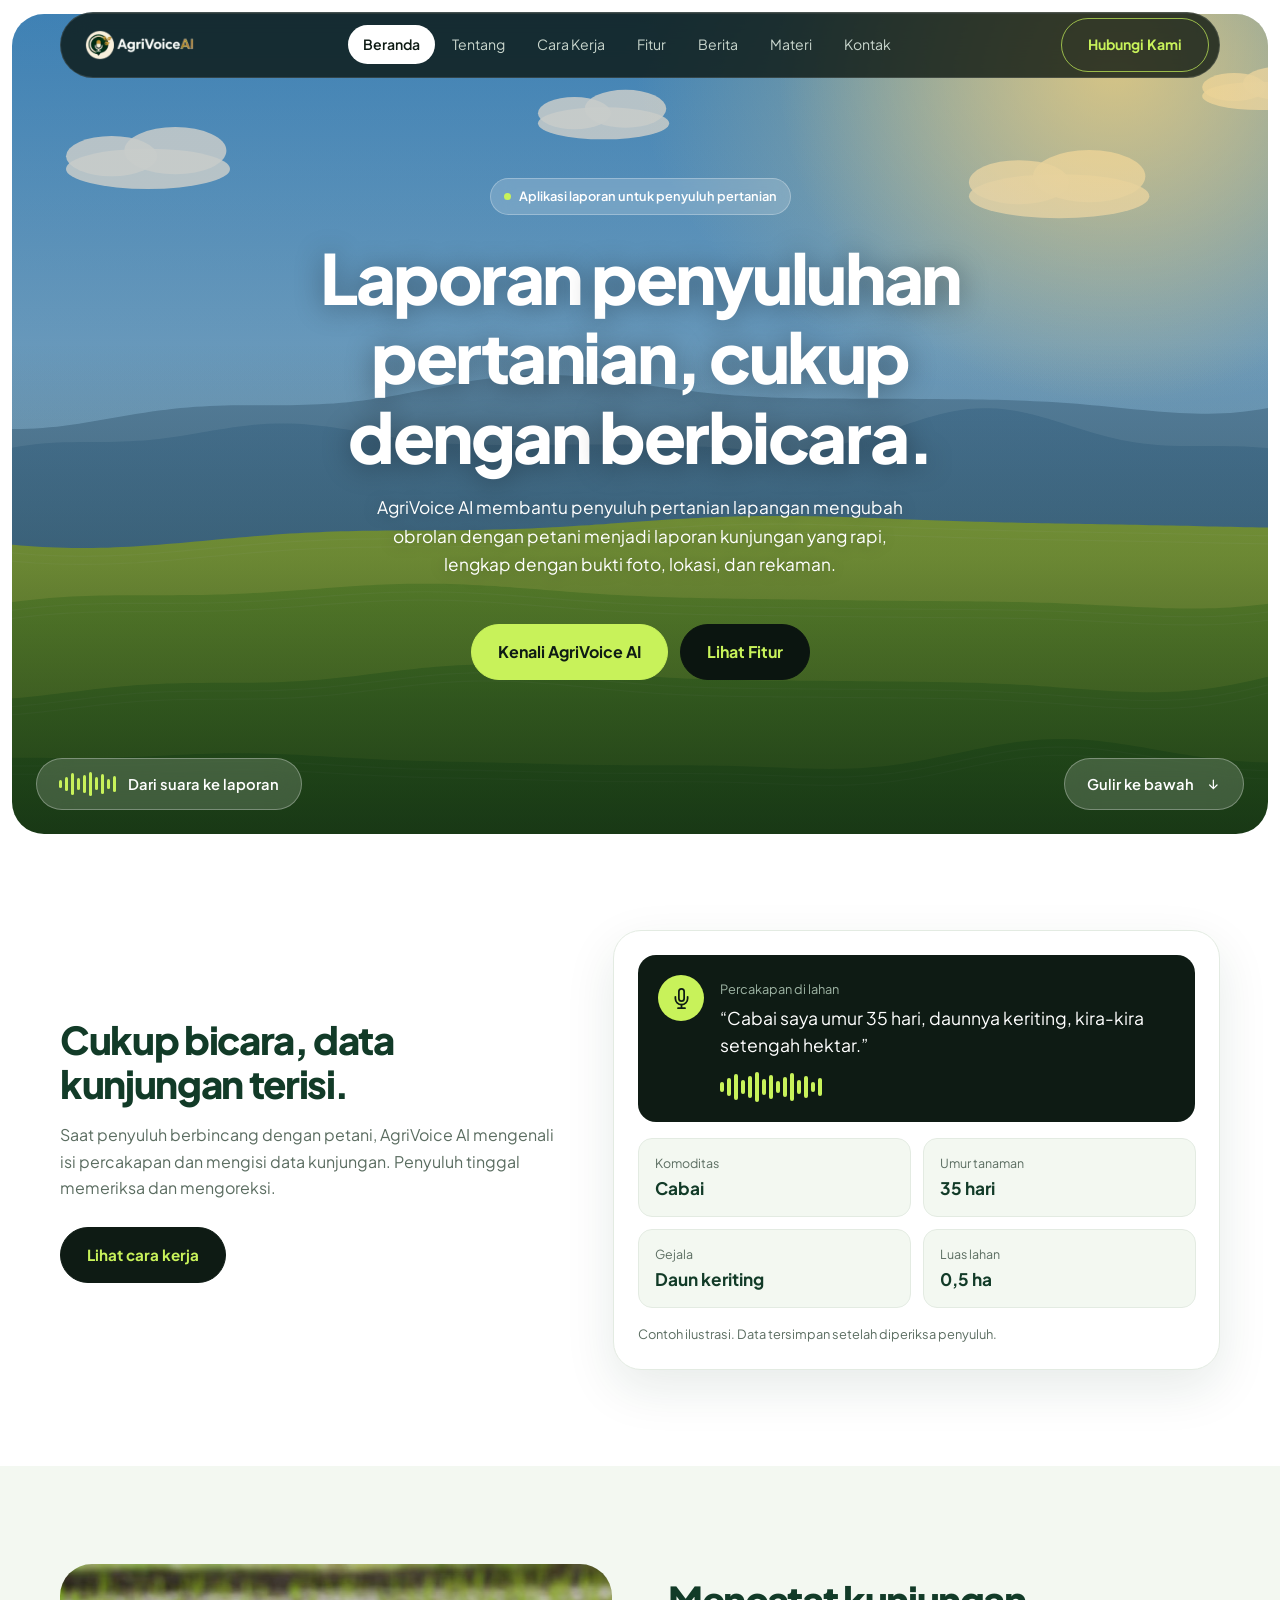
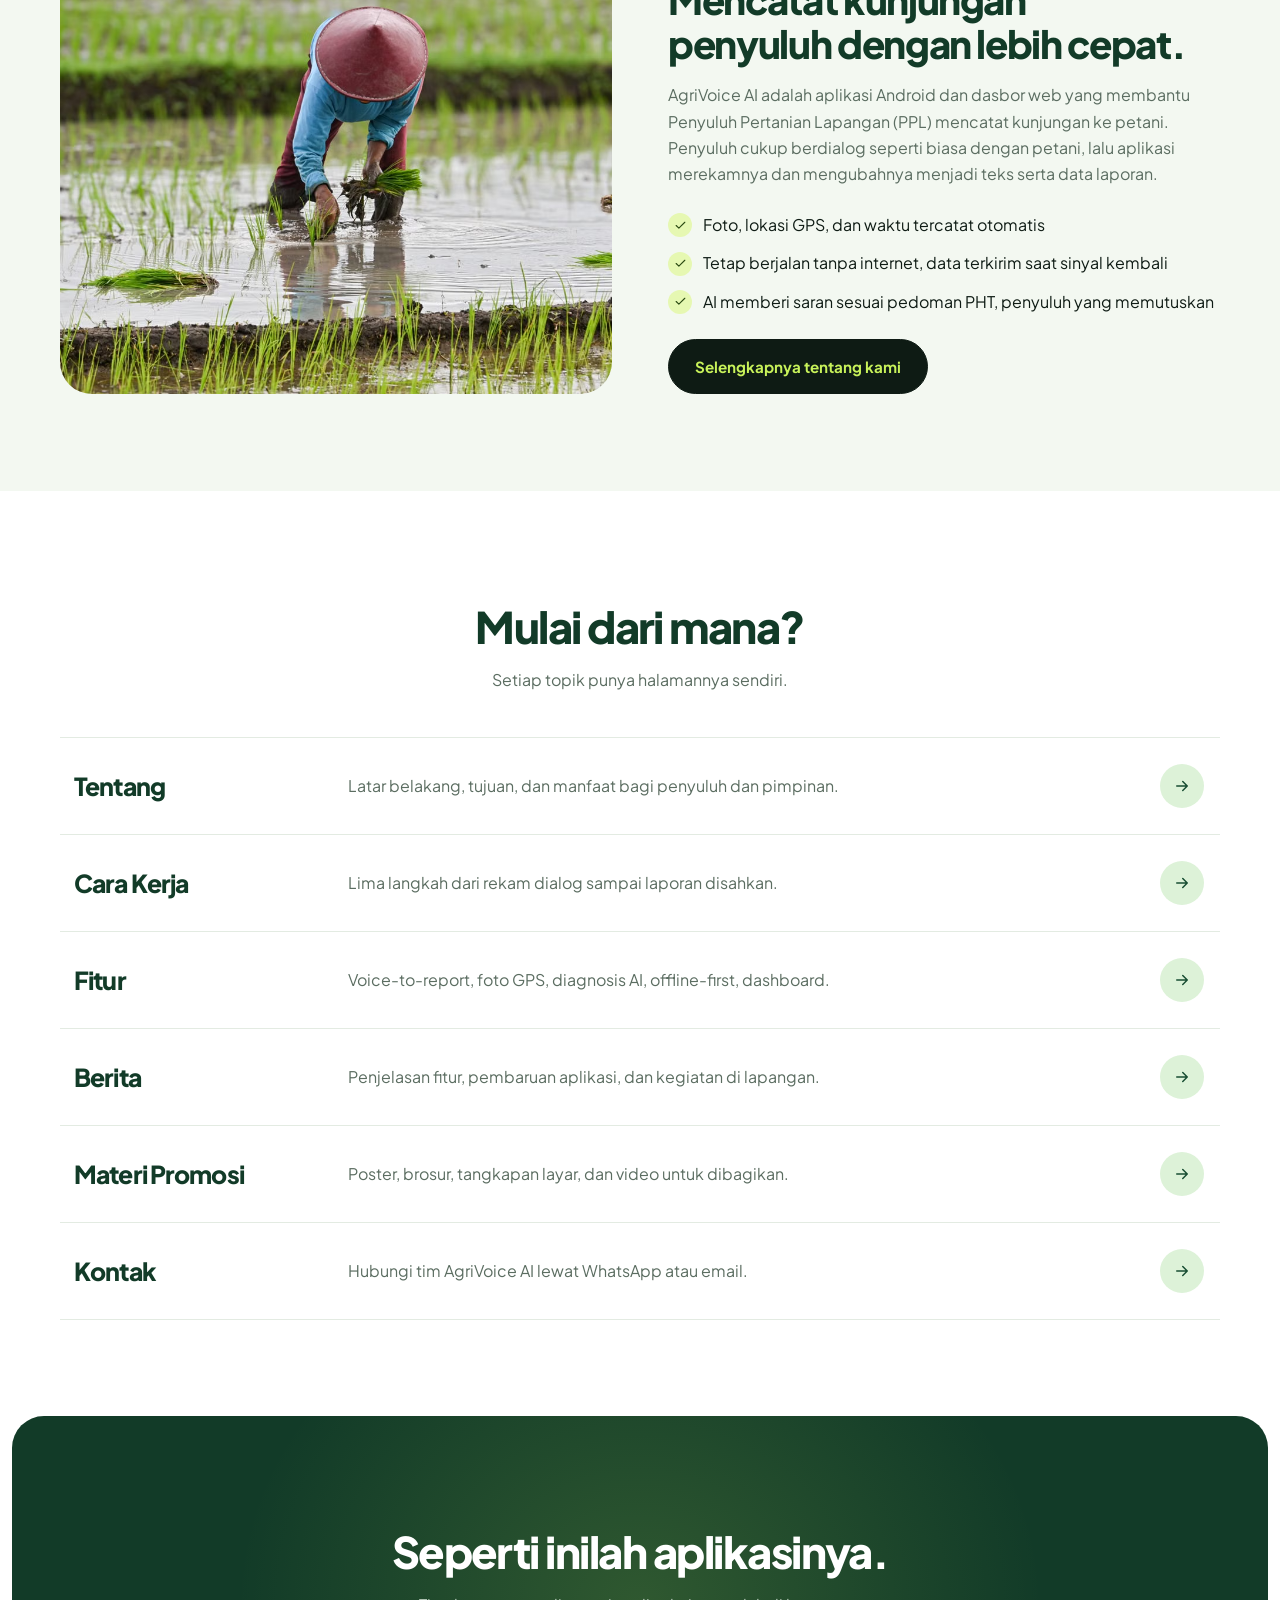
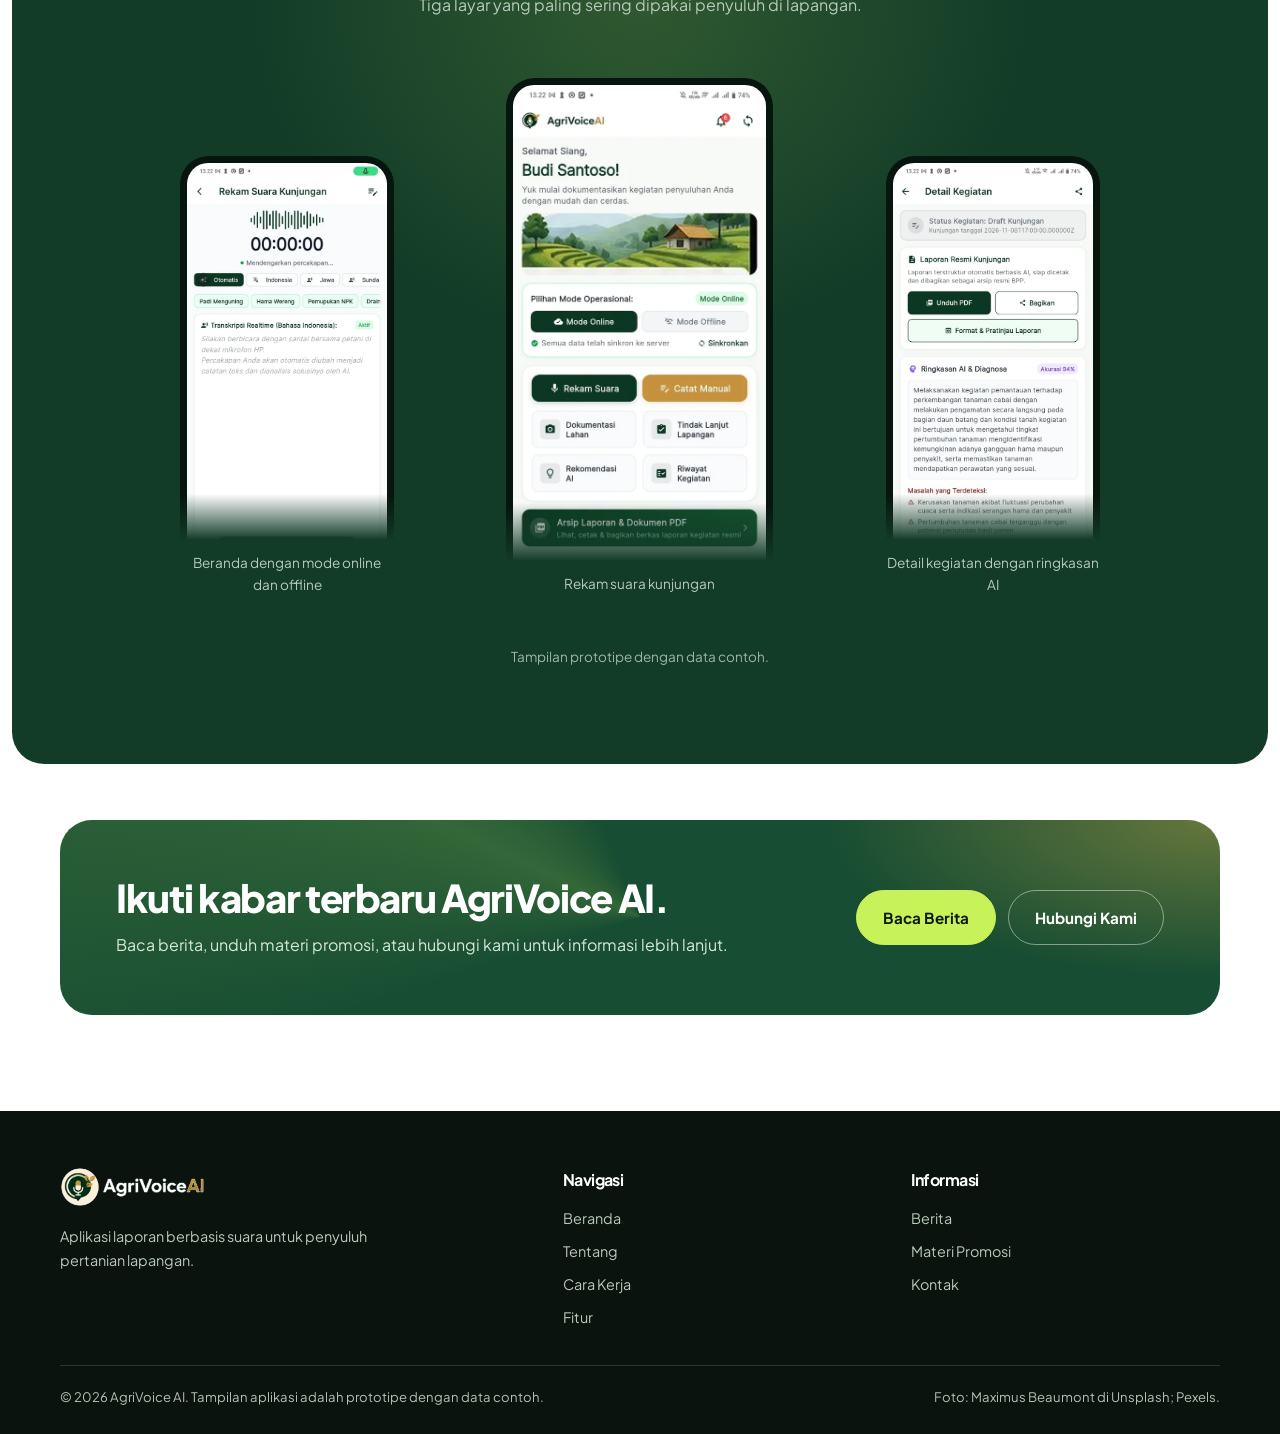
<file: index.html>
<!DOCTYPE html>
<html lang="id">
<head>
<meta charset="UTF-8">
<meta name="viewport" content="width=device-width, initial-scale=1.0">
<meta name="theme-color" content="#174D32">
<meta name="description" content="AgriVoice AI adalah aplikasi laporan berbasis suara untuk penyuluh pertanian lapangan. Rekam dialog dengan petani, jadi laporan kunjungan lengkap dengan foto, GPS, dan waktu.">
<title>AgriVoice AI | Laporan penyuluhan pertanian lewat suara</title>
<link rel="icon" href="assets/icon.png">
<link rel="preconnect" href="https://fonts.googleapis.com">
<link rel="preconnect" href="https://fonts.gstatic.com" crossorigin>
<link href="https://fonts.googleapis.com/css2?family=Plus+Jakarta+Sans:wght@400;500;600;700;800&display=swap" rel="stylesheet">
<link rel="stylesheet" href="css/style.css">
<link rel="stylesheet" href="css/motion.css">
<script>document.documentElement.classList.add('mo');setTimeout(function(){if(!window.__moPublic)document.documentElement.classList.remove('mo')},2500)</script>
</head>
<body>

<!-- Ikon (sprite). Dipakai lewat <svg class="i"><use href="#nama"/></svg> -->
<svg width="0" height="0" style="position:absolute" aria-hidden="true">
 <symbol id="i-check" viewBox="0 0 24 24"><path d="M20 6 9 17l-5-5"/></symbol>
 <symbol id="i-menu" viewBox="0 0 24 24"><path d="M3 6h18M3 12h18M3 18h18"/></symbol>
 <symbol id="i-form" viewBox="0 0 24 24"><path d="M16 4h2a2 2 0 0 1 2 2v14a2 2 0 0 1-2 2H6a2 2 0 0 1-2-2V6a2 2 0 0 1 2-2h2"/><rect x="8" y="2" width="8" height="4" rx="1"/><path d="m9 14 2 2 4-4"/></symbol>
 <symbol id="i-mic" viewBox="0 0 24 24"><path d="M12 1a3 3 0 0 0-3 3v8a3 3 0 0 0 6 0V4a3 3 0 0 0-3-3z"/><path d="M19 10v2a7 7 0 0 1-14 0v-2"/><path d="M12 19v4M8 23h8"/></symbol>
 <symbol id="i-camera" viewBox="0 0 24 24"><path d="M23 19a2 2 0 0 1-2 2H3a2 2 0 0 1-2-2V8a2 2 0 0 1 2-2h4l2-3h6l2 3h4a2 2 0 0 1 2 2z"/><circle cx="12" cy="13" r="4"/></symbol>
 <symbol id="i-diagnose" viewBox="0 0 24 24"><circle cx="11" cy="11" r="8"/><path d="m21 21-4.35-4.35M11 8v6M8 11h6"/></symbol>
 <symbol id="i-sync" viewBox="0 0 24 24"><path d="m16 16-4-4-4 4M12 12v9"/><path d="M20.4 18.4A5 5 0 0 0 18 9h-1.3A8 8 0 1 0 3 16.3"/></symbol>
 <symbol id="i-chart" viewBox="0 0 24 24"><path d="M12 20V10M18 20V4M6 20v-4"/></symbol>
 <symbol id="i-db" viewBox="0 0 24 24"><ellipse cx="12" cy="5" rx="9" ry="3"/><path d="M21 12c0 1.7-4 3-9 3s-9-1.3-9-3"/><path d="M3 5v14c0 1.7 4 3 9 3s9-1.3 9-3V5"/></symbol>
 <symbol id="i-report" viewBox="0 0 24 24"><path d="M14 2H6a2 2 0 0 0-2 2v16a2 2 0 0 0 2 2h12a2 2 0 0 0 2-2V8z"/><path d="M14 2v6h6"/><path d="m9 15 2 2 4-4"/></symbol>
 <symbol id="i-archive" viewBox="0 0 24 24"><path d="M21 8v13H3V8"/><rect x="1" y="3" width="22" height="5"/><path d="M10 12h4"/></symbol>
 <symbol id="i-calendar" viewBox="0 0 24 24"><rect x="3" y="4" width="18" height="18" rx="2"/><path d="M16 2v4M8 2v4M3 10h18"/></symbol>
 <symbol id="i-users" viewBox="0 0 24 24"><path d="M17 21v-2a4 4 0 0 0-4-4H5a4 4 0 0 0-4 4v2"/><circle cx="9" cy="7" r="4"/><path d="M23 21v-2a4 4 0 0 0-3-3.9M16 3.1a4 4 0 0 1 0 7.8"/></symbol>
 <symbol id="i-download" viewBox="0 0 24 24"><path d="M21 15v4a2 2 0 0 1-2 2H5a2 2 0 0 1-2-2v-4"/><path d="m7 10 5 5 5-5M12 15V3"/></symbol>
 <symbol id="i-play" viewBox="0 0 24 24"><path d="M6 3.5 19 12 6 20.5z" fill="currentColor"/></symbol>
 <symbol id="i-image" viewBox="0 0 24 24"><rect x="3" y="3" width="18" height="18" rx="2"/><circle cx="8.5" cy="8.5" r="1.5"/><path d="m21 15-5-5L5 21"/></symbol>
 <symbol id="i-chat" viewBox="0 0 24 24"><path d="M21 11.5a8.4 8.4 0 0 1-.9 3.8 8.5 8.5 0 0 1-7.6 4.7 8.4 8.4 0 0 1-3.8-.9L3 21l1.9-5.7a8.4 8.4 0 0 1-.9-3.8 8.5 8.5 0 0 1 4.7-7.6 8.4 8.4 0 0 1 3.8-.9h.5a8.5 8.5 0 0 1 8 8z"/></symbol>
 <symbol id="i-mail" viewBox="0 0 24 24"><path d="M4 4h16a2 2 0 0 1 2 2v12a2 2 0 0 1-2 2H4a2 2 0 0 1-2-2V6a2 2 0 0 1 2-2z"/><path d="m22 6-10 7L2 6"/></symbol>
 <symbol id="i-pin" viewBox="0 0 24 24"><path d="M21 10c0 7-9 13-9 13S3 17 3 10a9 9 0 0 1 18 0z"/><circle cx="12" cy="10" r="3"/></symbol>
</svg>

<header class="navbar">
 <div class="container nav-inner">
  <a class="brand" href="index.html" aria-label="AgriVoice AI, ke beranda"><img src="assets/logo-gelap.png" alt="AgriVoice AI" width="160" height="38"></a>
  <button class="menu-toggle" aria-label="Buka menu" aria-expanded="false" aria-controls="menu"><svg class="i"><use href="#i-menu"/></svg></button>
  <nav class="nav-links" id="menu" aria-label="Navigasi utama">
   <a href="index.html" aria-current="page">Beranda</a><a href="tentang.html">Tentang</a><a href="cara-kerja.html">Cara Kerja</a><a href="fitur.html">Fitur</a><a href="berita.html">Berita</a><a href="materi.html">Materi</a><a href="kontak.html">Kontak</a>
  </nav>
  <a class="btn nav-cta" href="kontak.html">Hubungi Kami</a>
 </div>
</header><main>
<section class="hero" id="beranda">
 <div class="container hero-center">
  <span class="eyebrow">Aplikasi laporan untuk penyuluh pertanian</span>
  <h1>Laporan penyuluhan pertanian, cukup dengan berbicara.</h1>
  <p class="lead">AgriVoice AI membantu penyuluh pertanian lapangan mengubah obrolan dengan petani menjadi laporan kunjungan yang rapi, lengkap dengan bukti foto, lokasi, dan rekaman.</p>
  <div class="hero-actions"><a class="btn btn-pill btn-lime" href="tentang.html">Kenali AgriVoice AI</a><a class="btn btn-pill btn-dark" href="fitur.html">Lihat Fitur</a></div>
 </div>
 <div class="hero-pill left"><span class="wave" aria-hidden="true"><i style="--h:8px;--n:0"></i><i style="--h:14px;--n:1"></i><i style="--h:22px;--n:2"></i><i style="--h:12px;--n:3"></i><i style="--h:18px;--n:4"></i><i style="--h:24px;--n:5"></i><i style="--h:13px;--n:6"></i><i style="--h:20px;--n:7"></i><i style="--h:10px;--n:8"></i><i style="--h:16px;--n:9"></i></span>Dari suara ke laporan</div>
 <a class="hero-pill right" href="#mulai">Gulir ke bawah<svg class="i" viewBox="0 0 24 24"><path d="M12 5v14M6 13l6 6 6-6"/></svg></a>
</section>

<section class="section" id="mulai">
 <div class="container demo">
  <div class="demo-copy">
   <h2>Cukup bicara, data kunjungan terisi.</h2>
   <p>Saat penyuluh berbincang dengan petani, AgriVoice AI mengenali isi percakapan dan mengisi data kunjungan. Penyuluh tinggal memeriksa dan mengoreksi.</p>
   <a class="btn" href="cara-kerja.html">Lihat cara kerja</a>
  </div>
  <div class="demo-card">
   <div class="say">
    <span class="mic"><svg class="i"><use href="#i-mic"/></svg></span>
    <div><small>Percakapan di lahan</small><p>&ldquo;Cabai saya umur 35 hari, daunnya keriting, kira-kira setengah hektar.&rdquo;</p></div>
    <div class="wave" aria-hidden="true"><i style="--h:10px;--n:0"></i><i style="--h:18px;--n:1"></i><i style="--h:26px;--n:2"></i><i style="--h:14px;--n:3"></i><i style="--h:22px;--n:4"></i><i style="--h:30px;--n:5"></i><i style="--h:16px;--n:6"></i><i style="--h:24px;--n:7"></i><i style="--h:12px;--n:8"></i><i style="--h:20px;--n:9"></i><i style="--h:28px;--n:10"></i><i style="--h:14px;--n:11"></i><i style="--h:22px;--n:12"></i><i style="--h:10px;--n:13"></i><i style="--h:18px;--n:14"></i></div>
   </div>
   <ul class="fields">
    <li><span>Komoditas</span><strong>Cabai</strong></li>
    <li><span>Umur tanaman</span><strong>35 hari</strong></li>
    <li><span>Gejala</span><strong>Daun keriting</strong></li>
    <li><span>Luas lahan</span><strong>0,5 ha</strong></li>
   </ul>
   <p class="demo-note">Contoh ilustrasi. Data tersimpan setelah diperiksa penyuluh.</p>
  </div>
 </div>
</section>

<section class="section section-soft">
 <div class="container about-grid">
  <!-- FOTO 2: petani menanam padi, Yogyakarta (Pexels) -->
  <div class="about-image"><img src="assets/pexels-photo-35544010.avif" alt="Petani menanam padi di sawah" width="1100" height="760" loading="lazy"></div>
  <div class="about-copy">
   <h2>Mencatat kunjungan penyuluh dengan lebih cepat.</h2>
   <p>AgriVoice AI adalah aplikasi Android dan dasbor web yang membantu Penyuluh Pertanian Lapangan (PPL) mencatat kunjungan ke petani. Penyuluh cukup berdialog seperti biasa dengan petani, lalu aplikasi merekamnya dan mengubahnya menjadi teks serta data laporan.</p>
   <ul class="check-list">
    <li><span><svg class="i"><use href="#i-check"/></svg></span>Foto, lokasi GPS, dan waktu tercatat otomatis</li>
    <li><span><svg class="i"><use href="#i-check"/></svg></span>Tetap berjalan tanpa internet, data terkirim saat sinyal kembali</li>
    <li><span><svg class="i"><use href="#i-check"/></svg></span>AI memberi saran sesuai pedoman PHT, penyuluh yang memutuskan</li>
   </ul>
   <a class="btn" href="tentang.html">Selengkapnya tentang kami</a>
  </div>
 </div>
</section>

<section class="section">
 <div class="container">
  <div class="section-head left"><h2>Mulai dari mana?</h2><p>Setiap topik punya halamannya sendiri.</p></div>
  <ul class="index">
   <li><a href="tentang.html"><span class="ix-title">Tentang</span><span class="ix-desc">Latar belakang, tujuan, dan manfaat bagi penyuluh dan pimpinan.</span><span class="ix-go"><svg class="i" viewBox="0 0 24 24"><path d="M5 12h14M13 6l6 6-6 6"/></svg></span></a></li>
   <li><a href="cara-kerja.html"><span class="ix-title">Cara Kerja</span><span class="ix-desc">Lima langkah dari rekam dialog sampai laporan disahkan.</span><span class="ix-go"><svg class="i" viewBox="0 0 24 24"><path d="M5 12h14M13 6l6 6-6 6"/></svg></span></a></li>
   <li><a href="fitur.html"><span class="ix-title">Fitur</span><span class="ix-desc">Voice-to-report, foto GPS, diagnosis AI, offline-first, dashboard.</span><span class="ix-go"><svg class="i" viewBox="0 0 24 24"><path d="M5 12h14M13 6l6 6-6 6"/></svg></span></a></li>
   <li><a href="berita.html"><span class="ix-title">Berita</span><span class="ix-desc">Penjelasan fitur, pembaruan aplikasi, dan kegiatan di lapangan.</span><span class="ix-go"><svg class="i" viewBox="0 0 24 24"><path d="M5 12h14M13 6l6 6-6 6"/></svg></span></a></li>
   <li><a href="materi.html"><span class="ix-title">Materi Promosi</span><span class="ix-desc">Poster, brosur, tangkapan layar, dan video untuk dibagikan.</span><span class="ix-go"><svg class="i" viewBox="0 0 24 24"><path d="M5 12h14M13 6l6 6-6 6"/></svg></span></a></li>
   <li><a href="kontak.html"><span class="ix-title">Kontak</span><span class="ix-desc">Hubungi tim AgriVoice AI lewat WhatsApp atau email.</span><span class="ix-go"><svg class="i" viewBox="0 0 24 24"><path d="M5 12h14M13 6l6 6-6 6"/></svg></span></a></li>
  </ul>
 </div>
</section>

<section class="section dark" id="aplikasi">
 <div class="container">
  <div class="section-head"><h2>Seperti inilah aplikasinya.</h2><p>Tiga layar yang paling sering dipakai penyuluh di lapangan.</p></div>
  <div class="shots">
   <figure class="shot"><div class="phone"><img src="assets/app-3.webp" alt="Beranda aplikasi dengan pilihan mode online dan offline" width="540" height="1015" loading="lazy"></div><figcaption>Beranda dengan mode online dan offline</figcaption></figure>
   <figure class="shot"><div class="phone"><img src="assets/app-1.webp" alt="Layar rekam suara kunjungan dengan transkripsi realtime" width="540" height="1015" loading="lazy"></div><figcaption>Rekam suara kunjungan</figcaption></figure>
   <figure class="shot"><div class="phone"><img src="assets/app-2.webp" alt="Layar detail kegiatan dengan ringkasan AI" width="540" height="1015" loading="lazy"></div><figcaption>Detail kegiatan dengan ringkasan AI</figcaption></figure>
  </div>
  <p class="shot-note">Tampilan prototipe dengan data contoh.</p>
 </div>
</section>

<section class="section" style="padding-top:0">
 <div class="container">
  <div class="cta">
   <div><h2>Ikuti kabar terbaru AgriVoice AI.</h2><p>Baca berita, unduh materi promosi, atau hubungi kami untuk informasi lebih lanjut.</p></div>
   <div class="cta-actions"><a class="btn btn-lime" href="berita.html">Baca Berita</a><a class="btn btn-ghost-light" href="kontak.html">Hubungi Kami</a></div>
  </div>
 </div>
</section>
</main>

<footer class="footer">
 <div class="container">
  <div class="footer-grid">
   <div><a class="brand" href="index.html" aria-label="AgriVoice AI, ke beranda"><img src="assets/logo-gelap.png" alt="AgriVoice AI" width="170" height="40"></a><p style="max-width:340px;margin-top:18px">Aplikasi laporan berbasis suara untuk penyuluh pertanian lapangan.</p></div>
   <div><h4>Navigasi</h4><div class="footer-links"><a href="index.html">Beranda</a><a href="tentang.html">Tentang</a><a href="cara-kerja.html">Cara Kerja</a><a href="fitur.html">Fitur</a></div></div>
   <div><h4>Informasi</h4><div class="footer-links"><a href="berita.html">Berita</a><a href="materi.html">Materi Promosi</a><a href="kontak.html">Kontak</a></div></div>
  </div>
  <div class="copyright">
   <span>&copy; 2026 AgriVoice AI. Tampilan aplikasi adalah prototipe dengan data contoh.</span>
   <span>Foto: Maximus Beaumont di Unsplash; Pexels.</span>
  </div>
 </div>
</footer>

<script src="js/main.js"></script>
<script src="js/motion.js"></script>
</body>
</html>
</file>
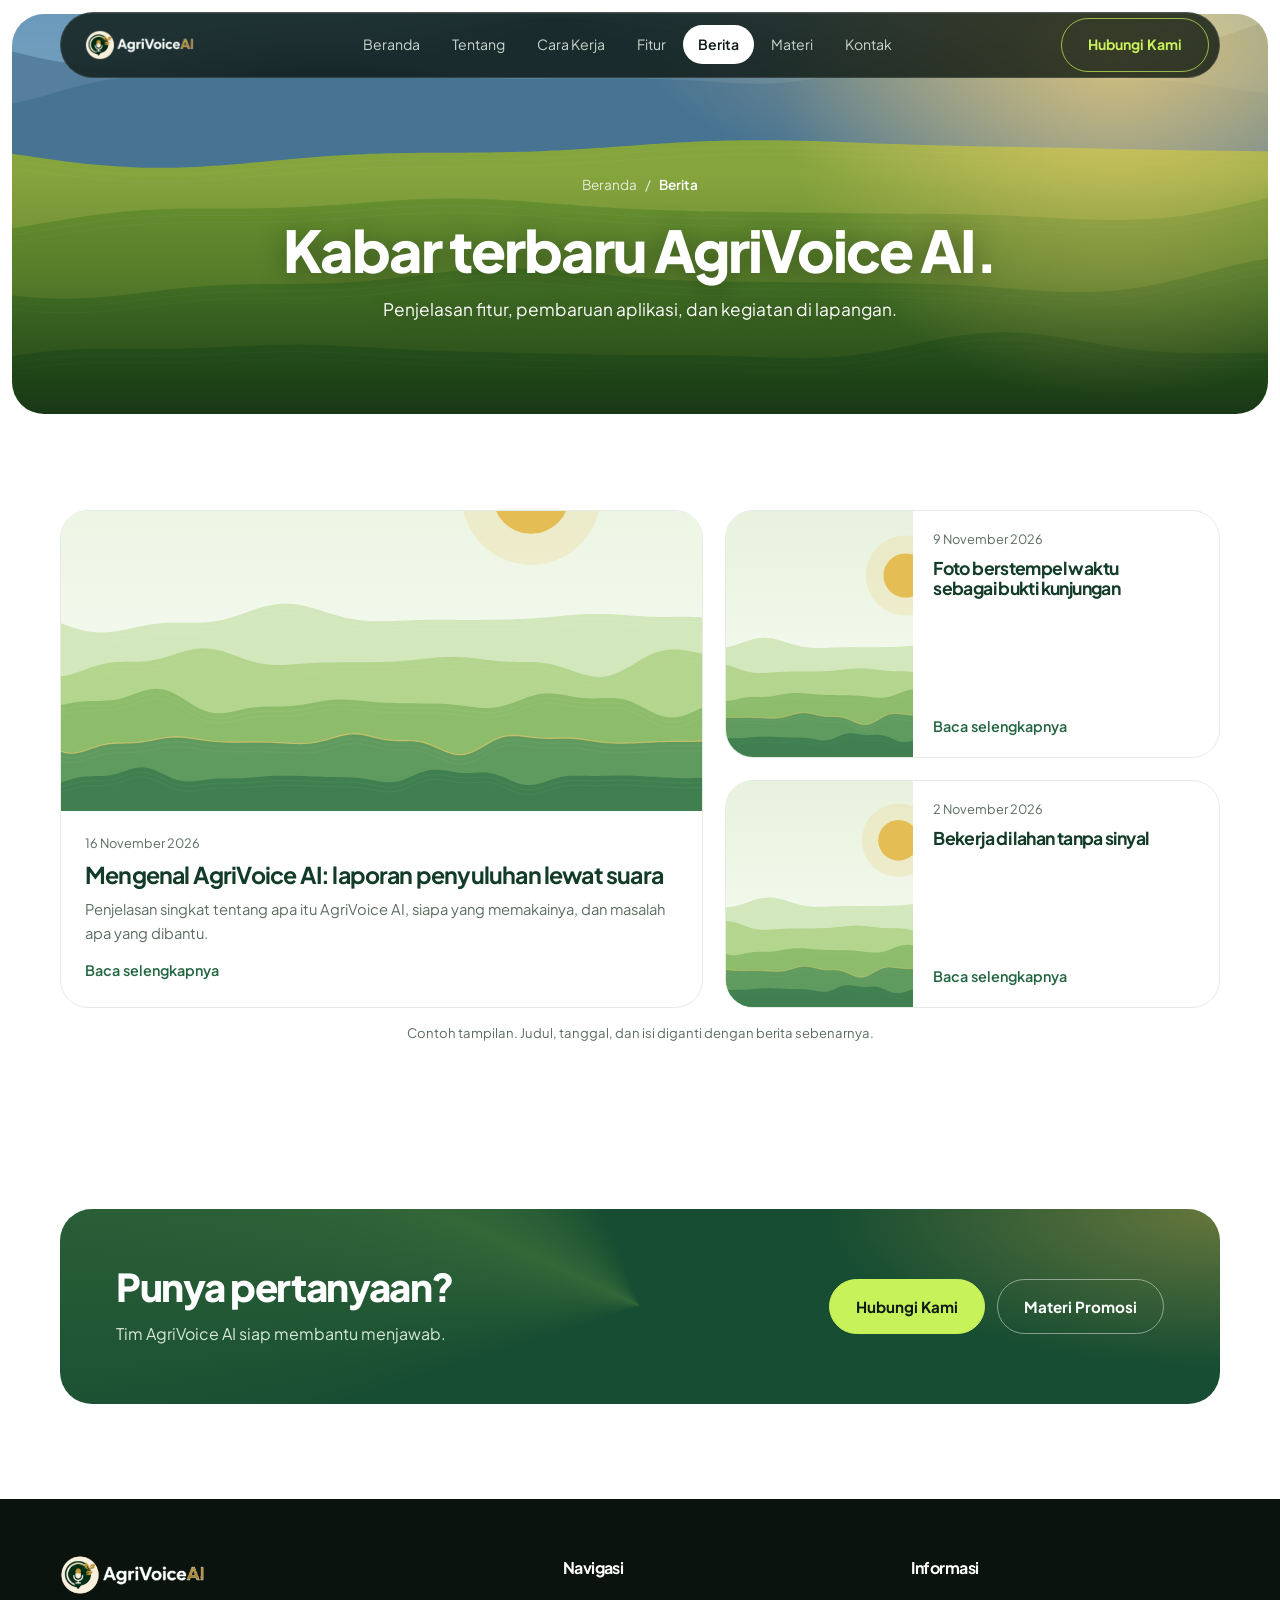
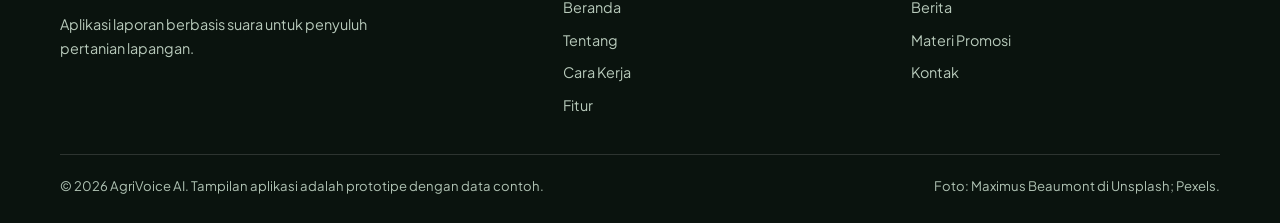
<file: berita.html>
<!DOCTYPE html>
<html lang="id">
<head>
<meta charset="UTF-8">
<meta name="viewport" content="width=device-width, initial-scale=1.0">
<meta name="theme-color" content="#174D32">
<meta name="description" content="Berita terbaru AgriVoice AI: penjelasan fitur, pembaruan aplikasi, dan kegiatan di lapangan.">
<title>Berita | AgriVoice AI</title>
<link rel="icon" href="assets/icon.png">
<link rel="preconnect" href="https://fonts.googleapis.com">
<link rel="preconnect" href="https://fonts.gstatic.com" crossorigin>
<link href="https://fonts.googleapis.com/css2?family=Plus+Jakarta+Sans:wght@400;500;600;700;800&display=swap" rel="stylesheet">
<link rel="stylesheet" href="css/style.css">
<link rel="stylesheet" href="css/motion.css">
<script>document.documentElement.classList.add('mo');setTimeout(function(){if(!window.__moPublic)document.documentElement.classList.remove('mo')},2500)</script>
</head>
<body>

<!-- Ikon (sprite). Dipakai lewat <svg class="i"><use href="#nama"/></svg> -->
<svg width="0" height="0" style="position:absolute" aria-hidden="true">
 <symbol id="i-check" viewBox="0 0 24 24"><path d="M20 6 9 17l-5-5"/></symbol>
 <symbol id="i-menu" viewBox="0 0 24 24"><path d="M3 6h18M3 12h18M3 18h18"/></symbol>
 <symbol id="i-form" viewBox="0 0 24 24"><path d="M16 4h2a2 2 0 0 1 2 2v14a2 2 0 0 1-2 2H6a2 2 0 0 1-2-2V6a2 2 0 0 1 2-2h2"/><rect x="8" y="2" width="8" height="4" rx="1"/><path d="m9 14 2 2 4-4"/></symbol>
 <symbol id="i-mic" viewBox="0 0 24 24"><path d="M12 1a3 3 0 0 0-3 3v8a3 3 0 0 0 6 0V4a3 3 0 0 0-3-3z"/><path d="M19 10v2a7 7 0 0 1-14 0v-2"/><path d="M12 19v4M8 23h8"/></symbol>
 <symbol id="i-camera" viewBox="0 0 24 24"><path d="M23 19a2 2 0 0 1-2 2H3a2 2 0 0 1-2-2V8a2 2 0 0 1 2-2h4l2-3h6l2 3h4a2 2 0 0 1 2 2z"/><circle cx="12" cy="13" r="4"/></symbol>
 <symbol id="i-diagnose" viewBox="0 0 24 24"><circle cx="11" cy="11" r="8"/><path d="m21 21-4.35-4.35M11 8v6M8 11h6"/></symbol>
 <symbol id="i-sync" viewBox="0 0 24 24"><path d="m16 16-4-4-4 4M12 12v9"/><path d="M20.4 18.4A5 5 0 0 0 18 9h-1.3A8 8 0 1 0 3 16.3"/></symbol>
 <symbol id="i-chart" viewBox="0 0 24 24"><path d="M12 20V10M18 20V4M6 20v-4"/></symbol>
 <symbol id="i-db" viewBox="0 0 24 24"><ellipse cx="12" cy="5" rx="9" ry="3"/><path d="M21 12c0 1.7-4 3-9 3s-9-1.3-9-3"/><path d="M3 5v14c0 1.7 4 3 9 3s9-1.3 9-3V5"/></symbol>
 <symbol id="i-report" viewBox="0 0 24 24"><path d="M14 2H6a2 2 0 0 0-2 2v16a2 2 0 0 0 2 2h12a2 2 0 0 0 2-2V8z"/><path d="M14 2v6h6"/><path d="m9 15 2 2 4-4"/></symbol>
 <symbol id="i-archive" viewBox="0 0 24 24"><path d="M21 8v13H3V8"/><rect x="1" y="3" width="22" height="5"/><path d="M10 12h4"/></symbol>
 <symbol id="i-calendar" viewBox="0 0 24 24"><rect x="3" y="4" width="18" height="18" rx="2"/><path d="M16 2v4M8 2v4M3 10h18"/></symbol>
 <symbol id="i-users" viewBox="0 0 24 24"><path d="M17 21v-2a4 4 0 0 0-4-4H5a4 4 0 0 0-4 4v2"/><circle cx="9" cy="7" r="4"/><path d="M23 21v-2a4 4 0 0 0-3-3.9M16 3.1a4 4 0 0 1 0 7.8"/></symbol>
 <symbol id="i-download" viewBox="0 0 24 24"><path d="M21 15v4a2 2 0 0 1-2 2H5a2 2 0 0 1-2-2v-4"/><path d="m7 10 5 5 5-5M12 15V3"/></symbol>
 <symbol id="i-play" viewBox="0 0 24 24"><path d="M6 3.5 19 12 6 20.5z" fill="currentColor"/></symbol>
 <symbol id="i-image" viewBox="0 0 24 24"><rect x="3" y="3" width="18" height="18" rx="2"/><circle cx="8.5" cy="8.5" r="1.5"/><path d="m21 15-5-5L5 21"/></symbol>
 <symbol id="i-chat" viewBox="0 0 24 24"><path d="M21 11.5a8.4 8.4 0 0 1-.9 3.8 8.5 8.5 0 0 1-7.6 4.7 8.4 8.4 0 0 1-3.8-.9L3 21l1.9-5.7a8.4 8.4 0 0 1-.9-3.8 8.5 8.5 0 0 1 4.7-7.6 8.4 8.4 0 0 1 3.8-.9h.5a8.5 8.5 0 0 1 8 8z"/></symbol>
 <symbol id="i-mail" viewBox="0 0 24 24"><path d="M4 4h16a2 2 0 0 1 2 2v12a2 2 0 0 1-2 2H4a2 2 0 0 1-2-2V6a2 2 0 0 1 2-2z"/><path d="m22 6-10 7L2 6"/></symbol>
 <symbol id="i-pin" viewBox="0 0 24 24"><path d="M21 10c0 7-9 13-9 13S3 17 3 10a9 9 0 0 1 18 0z"/><circle cx="12" cy="10" r="3"/></symbol>
</svg>

<header class="navbar">
 <div class="container nav-inner">
  <a class="brand" href="index.html" aria-label="AgriVoice AI, ke beranda"><img src="assets/logo-gelap.png" alt="AgriVoice AI" width="160" height="38"></a>
  <button class="menu-toggle" aria-label="Buka menu" aria-expanded="false" aria-controls="menu"><svg class="i"><use href="#i-menu"/></svg></button>
  <nav class="nav-links" id="menu" aria-label="Navigasi utama">
   <a href="index.html">Beranda</a><a href="tentang.html">Tentang</a><a href="cara-kerja.html">Cara Kerja</a><a href="fitur.html">Fitur</a><a href="berita.html" aria-current="page">Berita</a><a href="materi.html">Materi</a><a href="kontak.html">Kontak</a>
  </nav>
  <a class="btn nav-cta" href="kontak.html">Hubungi Kami</a>
 </div>
</header><main>
<section class="page-hero">
 <div class="container">
  <nav class="breadcrumb" aria-label="Jejak halaman"><a href="index.html">Beranda</a><span aria-hidden="true">/</span><span aria-current="page">Berita</span></nav>
  <h1>Kabar terbaru AgriVoice AI.</h1>
  <p class="lead">Penjelasan fitur, pembaruan aplikasi, dan kegiatan di lapangan.</p>
 </div>
</section>

<section class="section">
 <div class="container">
  <div class="news-grid">
   <article class="news-card featured">
    <div class="news-thumb"><img src="https://images.pexels.com/photos/235731/pexels-photo-235731.jpeg?auto=compress&amp;cs=tinysrgb&amp;w=1000" alt="Petani membawa bibit padi melintasi sawah berkabut" width="1000" height="667" loading="lazy" onerror="this.remove()"></div>
    <div class="news-body">
     <time datetime="2026-11-16">16 November 2026</time>
     <h3>Mengenal AgriVoice AI: laporan penyuluhan lewat suara</h3>
     <p>Penjelasan singkat tentang apa itu AgriVoice AI, siapa yang memakainya, dan masalah apa yang dibantu.</p>
     <a class="news-link" href="#">Baca selengkapnya</a>
    </div>
   </article>
   <div class="news-side">
    <article class="news-card">
     <div class="news-thumb"><img src="https://images.pexels.com/photos/247616/pexels-photo-247616.jpeg?auto=compress&amp;cs=tinysrgb&amp;w=600" alt="Petani membawa bibit padi di lahan" width="600" height="400" loading="lazy" onerror="this.remove()"></div>
     <div class="news-body">
      <time datetime="2026-11-09">9 November 2026</time>
      <h3>Foto berstempel waktu sebagai bukti kunjungan</h3>
      <a class="news-link" href="#">Baca selengkapnya</a>
     </div>
    </article>
    <article class="news-card">
     <div class="news-thumb"><img src="https://images.pexels.com/photos/247597/pexels-photo-247597.jpeg?auto=compress&amp;cs=tinysrgb&amp;w=600" alt="Petani membawa ikatan padi di pedesaan" width="600" height="400" loading="lazy" onerror="this.remove()"></div>
     <div class="news-body">
      <time datetime="2026-11-02">2 November 2026</time>
      <h3>Bekerja di lahan tanpa sinyal</h3>
      <a class="news-link" href="#">Baca selengkapnya</a>
     </div>
    </article>
   </div>
  </div>
  <p class="note section-foot" style="margin-top:14px">Contoh tampilan. Judul, tanggal, dan isi diganti dengan berita sebenarnya.</p>
 </div>
</section>

<section class="section" style="padding-top:0">
 <div class="container">
  <div class="cta">
   <div><h2>Punya pertanyaan?</h2><p>Tim AgriVoice AI siap membantu menjawab.</p></div>
   <div class="cta-actions"><a class="btn btn-lime" href="kontak.html">Hubungi Kami</a><a class="btn btn-ghost-light" href="materi.html">Materi Promosi</a></div>
  </div>
 </div>
</section>
</main>

<footer class="footer">
 <div class="container">
  <div class="footer-grid">
   <div><a class="brand" href="index.html" aria-label="AgriVoice AI, ke beranda"><img src="assets/logo-gelap.png" alt="AgriVoice AI" width="170" height="40"></a><p style="max-width:340px;margin-top:18px">Aplikasi laporan berbasis suara untuk penyuluh pertanian lapangan.</p></div>
   <div><h4>Navigasi</h4><div class="footer-links"><a href="index.html">Beranda</a><a href="tentang.html">Tentang</a><a href="cara-kerja.html">Cara Kerja</a><a href="fitur.html">Fitur</a></div></div>
   <div><h4>Informasi</h4><div class="footer-links"><a href="berita.html">Berita</a><a href="materi.html">Materi Promosi</a><a href="kontak.html">Kontak</a></div></div>
  </div>
  <div class="copyright">
   <span>&copy; 2026 AgriVoice AI. Tampilan aplikasi adalah prototipe dengan data contoh.</span>
   <span>Foto: Maximus Beaumont di Unsplash; Pexels.</span>
  </div>
 </div>
</footer>

<script src="js/main.js"></script>
<script src="js/motion.js"></script>
</body>
</html>
</file>
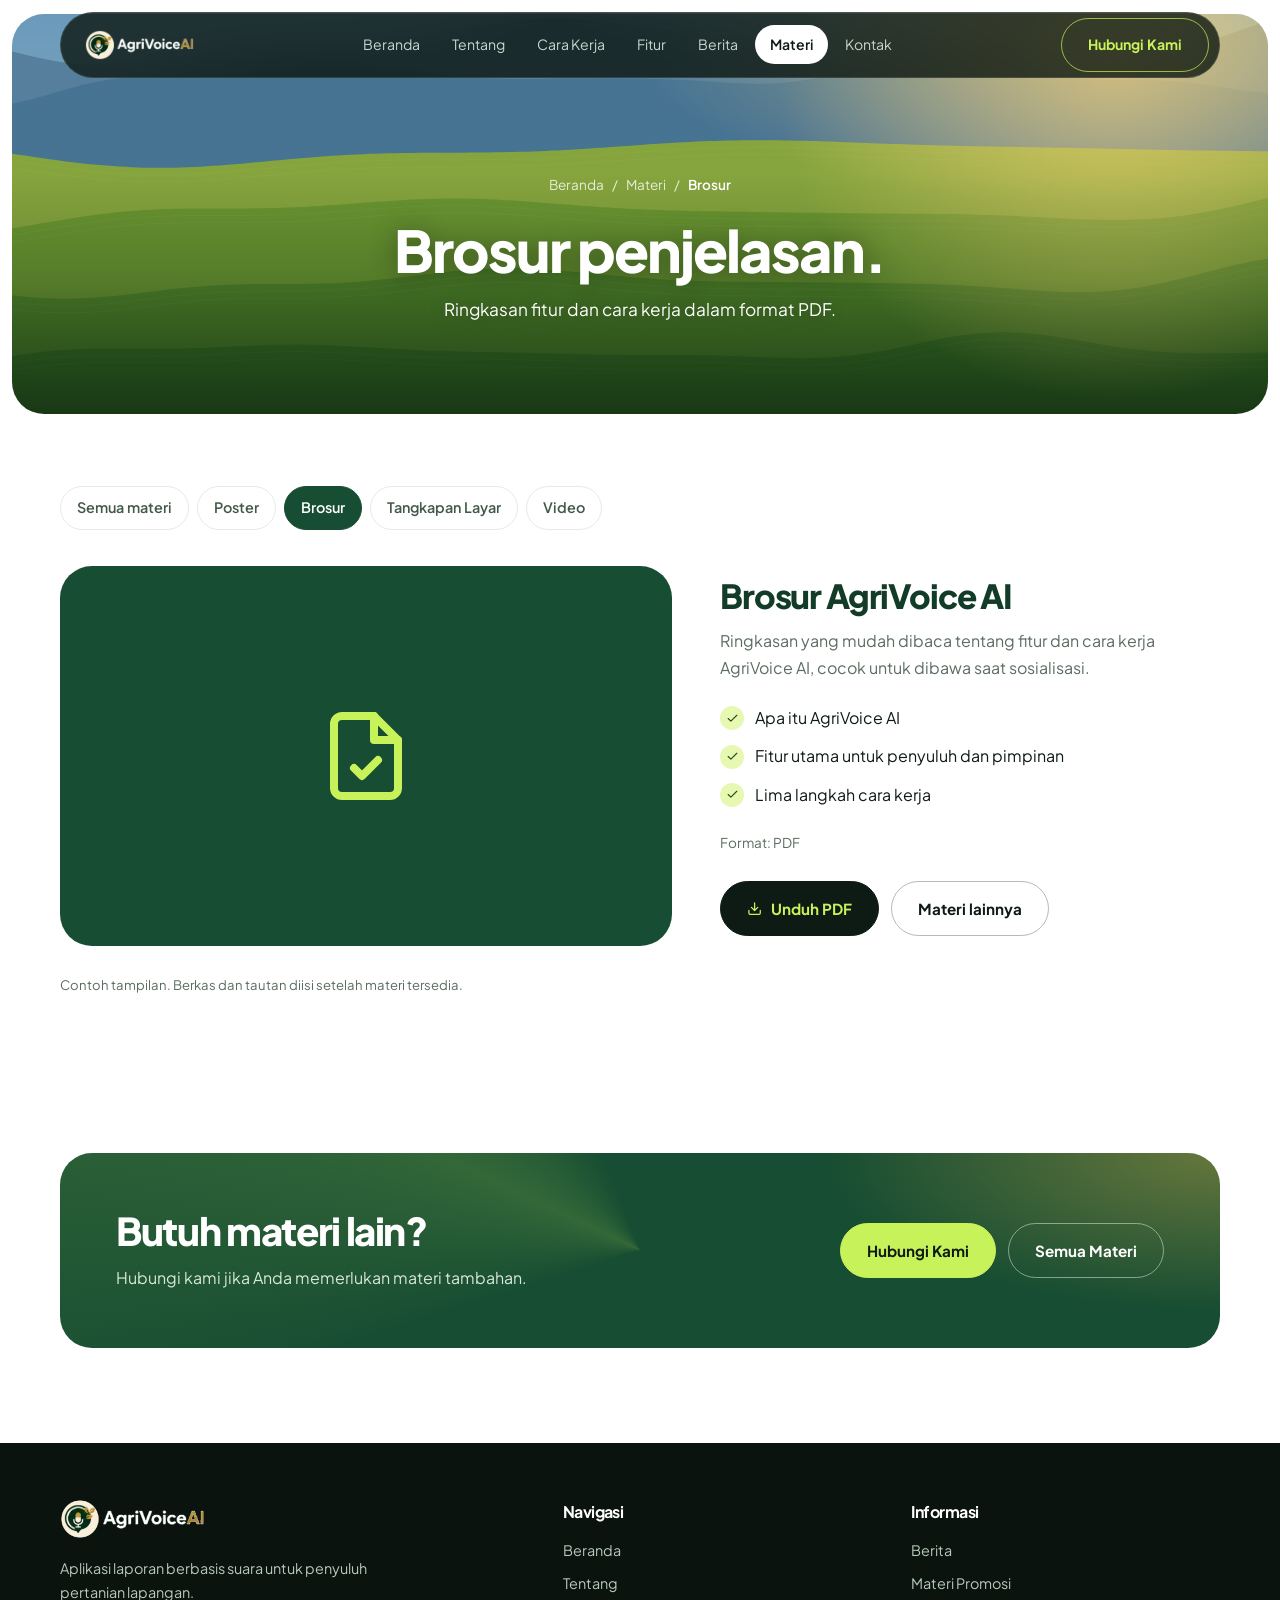
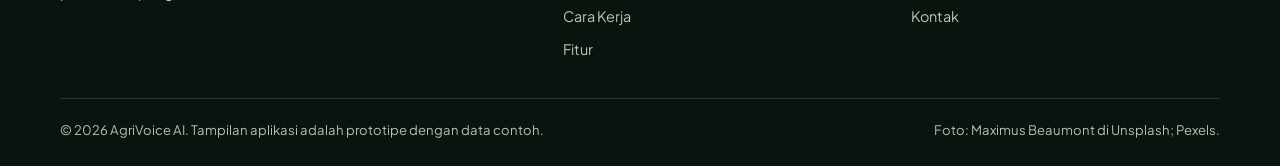
<file: brosur.html>
<!DOCTYPE html>
<html lang="id">
<head>
<meta charset="UTF-8">
<meta name="viewport" content="width=device-width, initial-scale=1.0">
<meta name="theme-color" content="#174D32">
<meta name="description" content="Unduh brosur penjelasan AgriVoice AI dalam format PDF.">
<title>Brosur | Materi Promosi | AgriVoice AI</title>
<link rel="icon" href="assets/icon.png">
<link rel="preconnect" href="https://fonts.googleapis.com">
<link rel="preconnect" href="https://fonts.gstatic.com" crossorigin>
<link href="https://fonts.googleapis.com/css2?family=Plus+Jakarta+Sans:wght@400;500;600;700;800&display=swap" rel="stylesheet">
<link rel="stylesheet" href="css/style.css">
<link rel="stylesheet" href="css/motion.css">
<script>document.documentElement.classList.add('mo');setTimeout(function(){if(!window.__moPublic)document.documentElement.classList.remove('mo')},2500)</script>
</head>
<body>

<!-- Ikon (sprite). Dipakai lewat <svg class="i"><use href="#nama"/></svg> -->
<svg width="0" height="0" style="position:absolute" aria-hidden="true">
 <symbol id="i-check" viewBox="0 0 24 24"><path d="M20 6 9 17l-5-5"/></symbol>
 <symbol id="i-menu" viewBox="0 0 24 24"><path d="M3 6h18M3 12h18M3 18h18"/></symbol>
 <symbol id="i-form" viewBox="0 0 24 24"><path d="M16 4h2a2 2 0 0 1 2 2v14a2 2 0 0 1-2 2H6a2 2 0 0 1-2-2V6a2 2 0 0 1 2-2h2"/><rect x="8" y="2" width="8" height="4" rx="1"/><path d="m9 14 2 2 4-4"/></symbol>
 <symbol id="i-mic" viewBox="0 0 24 24"><path d="M12 1a3 3 0 0 0-3 3v8a3 3 0 0 0 6 0V4a3 3 0 0 0-3-3z"/><path d="M19 10v2a7 7 0 0 1-14 0v-2"/><path d="M12 19v4M8 23h8"/></symbol>
 <symbol id="i-camera" viewBox="0 0 24 24"><path d="M23 19a2 2 0 0 1-2 2H3a2 2 0 0 1-2-2V8a2 2 0 0 1 2-2h4l2-3h6l2 3h4a2 2 0 0 1 2 2z"/><circle cx="12" cy="13" r="4"/></symbol>
 <symbol id="i-diagnose" viewBox="0 0 24 24"><circle cx="11" cy="11" r="8"/><path d="m21 21-4.35-4.35M11 8v6M8 11h6"/></symbol>
 <symbol id="i-sync" viewBox="0 0 24 24"><path d="m16 16-4-4-4 4M12 12v9"/><path d="M20.4 18.4A5 5 0 0 0 18 9h-1.3A8 8 0 1 0 3 16.3"/></symbol>
 <symbol id="i-chart" viewBox="0 0 24 24"><path d="M12 20V10M18 20V4M6 20v-4"/></symbol>
 <symbol id="i-db" viewBox="0 0 24 24"><ellipse cx="12" cy="5" rx="9" ry="3"/><path d="M21 12c0 1.7-4 3-9 3s-9-1.3-9-3"/><path d="M3 5v14c0 1.7 4 3 9 3s9-1.3 9-3V5"/></symbol>
 <symbol id="i-report" viewBox="0 0 24 24"><path d="M14 2H6a2 2 0 0 0-2 2v16a2 2 0 0 0 2 2h12a2 2 0 0 0 2-2V8z"/><path d="M14 2v6h6"/><path d="m9 15 2 2 4-4"/></symbol>
 <symbol id="i-archive" viewBox="0 0 24 24"><path d="M21 8v13H3V8"/><rect x="1" y="3" width="22" height="5"/><path d="M10 12h4"/></symbol>
 <symbol id="i-calendar" viewBox="0 0 24 24"><rect x="3" y="4" width="18" height="18" rx="2"/><path d="M16 2v4M8 2v4M3 10h18"/></symbol>
 <symbol id="i-users" viewBox="0 0 24 24"><path d="M17 21v-2a4 4 0 0 0-4-4H5a4 4 0 0 0-4 4v2"/><circle cx="9" cy="7" r="4"/><path d="M23 21v-2a4 4 0 0 0-3-3.9M16 3.1a4 4 0 0 1 0 7.8"/></symbol>
 <symbol id="i-download" viewBox="0 0 24 24"><path d="M21 15v4a2 2 0 0 1-2 2H5a2 2 0 0 1-2-2v-4"/><path d="m7 10 5 5 5-5M12 15V3"/></symbol>
 <symbol id="i-play" viewBox="0 0 24 24"><path d="M6 3.5 19 12 6 20.5z" fill="currentColor"/></symbol>
 <symbol id="i-image" viewBox="0 0 24 24"><rect x="3" y="3" width="18" height="18" rx="2"/><circle cx="8.5" cy="8.5" r="1.5"/><path d="m21 15-5-5L5 21"/></symbol>
 <symbol id="i-chat" viewBox="0 0 24 24"><path d="M21 11.5a8.4 8.4 0 0 1-.9 3.8 8.5 8.5 0 0 1-7.6 4.7 8.4 8.4 0 0 1-3.8-.9L3 21l1.9-5.7a8.4 8.4 0 0 1-.9-3.8 8.5 8.5 0 0 1 4.7-7.6 8.4 8.4 0 0 1 3.8-.9h.5a8.5 8.5 0 0 1 8 8z"/></symbol>
 <symbol id="i-mail" viewBox="0 0 24 24"><path d="M4 4h16a2 2 0 0 1 2 2v12a2 2 0 0 1-2 2H4a2 2 0 0 1-2-2V6a2 2 0 0 1 2-2z"/><path d="m22 6-10 7L2 6"/></symbol>
 <symbol id="i-pin" viewBox="0 0 24 24"><path d="M21 10c0 7-9 13-9 13S3 17 3 10a9 9 0 0 1 18 0z"/><circle cx="12" cy="10" r="3"/></symbol>
</svg>

<header class="navbar">
 <div class="container nav-inner">
  <a class="brand" href="index.html" aria-label="AgriVoice AI, ke beranda"><img src="assets/logo-gelap.png" alt="AgriVoice AI" width="160" height="38"></a>
  <button class="menu-toggle" aria-label="Buka menu" aria-expanded="false" aria-controls="menu"><svg class="i"><use href="#i-menu"/></svg></button>
  <nav class="nav-links" id="menu" aria-label="Navigasi utama">
   <a href="index.html">Beranda</a><a href="tentang.html">Tentang</a><a href="cara-kerja.html">Cara Kerja</a><a href="fitur.html">Fitur</a><a href="berita.html">Berita</a><a href="materi.html" aria-current="page">Materi</a><a href="kontak.html">Kontak</a>
  </nav>
  <a class="btn nav-cta" href="kontak.html">Hubungi Kami</a>
 </div>
</header><main>
<section class="page-hero">
 <div class="container">
  <nav class="breadcrumb" aria-label="Jejak halaman"><a href="index.html">Beranda</a><span aria-hidden="true">/</span><a href="materi.html">Materi</a><span aria-hidden="true">/</span><span aria-current="page">Brosur</span></nav>
  <h1>Brosur penjelasan.</h1>
  <p class="lead">Ringkasan fitur dan cara kerja dalam format PDF.</p>
 </div>
</section>

<section class="page-section"><div class="container"><nav class="subnav" aria-label="Jenis materi"><a href="materi.html">Semua materi</a><a href="poster.html">Poster</a><a href="brosur.html" aria-current="page">Brosur</a><a href="tangkapan-layar.html">Tangkapan Layar</a><a href="video.html">Video</a></nav><div class="detail"><div class="detail-media pdf"><svg class="i"><use href="#i-report"/></svg></div><div class="detail-copy"><h2>Brosur AgriVoice AI</h2><p>Ringkasan yang mudah dibaca tentang fitur dan cara kerja AgriVoice AI, cocok untuk dibawa saat sosialisasi.</p><ul class="check-list"><li><span><svg class="i"><use href="#i-check"/></svg></span>Apa itu AgriVoice AI</li><li><span><svg class="i"><use href="#i-check"/></svg></span>Fitur utama untuk penyuluh dan pimpinan</li><li><span><svg class="i"><use href="#i-check"/></svg></span>Lima langkah cara kerja</li></ul><div class="detail-meta"><span>Format: PDF</span></div><div class="detail-actions"><a class="btn" href="#"><svg class="i"><use href="#i-download"/></svg>Unduh PDF</a> <a class="btn btn-outline" href="materi.html">Materi lainnya</a></div></div></div><p class="note" style="margin-top:28px">Contoh tampilan. Berkas dan tautan diisi setelah materi tersedia.</p></div></section>

<section class="section" style="padding-top:0">
 <div class="container">
  <div class="cta">
   <div><h2>Butuh materi lain?</h2><p>Hubungi kami jika Anda memerlukan materi tambahan.</p></div>
   <div class="cta-actions"><a class="btn btn-lime" href="kontak.html">Hubungi Kami</a><a class="btn btn-ghost-light" href="materi.html">Semua Materi</a></div>
  </div>
 </div>
</section>
</main>

<footer class="footer">
 <div class="container">
  <div class="footer-grid">
   <div><a class="brand" href="index.html" aria-label="AgriVoice AI, ke beranda"><img src="assets/logo-gelap.png" alt="AgriVoice AI" width="170" height="40"></a><p style="max-width:340px;margin-top:18px">Aplikasi laporan berbasis suara untuk penyuluh pertanian lapangan.</p></div>
   <div><h4>Navigasi</h4><div class="footer-links"><a href="index.html">Beranda</a><a href="tentang.html">Tentang</a><a href="cara-kerja.html">Cara Kerja</a><a href="fitur.html">Fitur</a></div></div>
   <div><h4>Informasi</h4><div class="footer-links"><a href="berita.html">Berita</a><a href="materi.html">Materi Promosi</a><a href="kontak.html">Kontak</a></div></div>
  </div>
  <div class="copyright">
   <span>&copy; 2026 AgriVoice AI. Tampilan aplikasi adalah prototipe dengan data contoh.</span>
   <span>Foto: Maximus Beaumont di Unsplash; Pexels.</span>
  </div>
 </div>
</footer>

<script src="js/main.js"></script>
<script src="js/motion.js"></script>
</body>
</html>
</file>
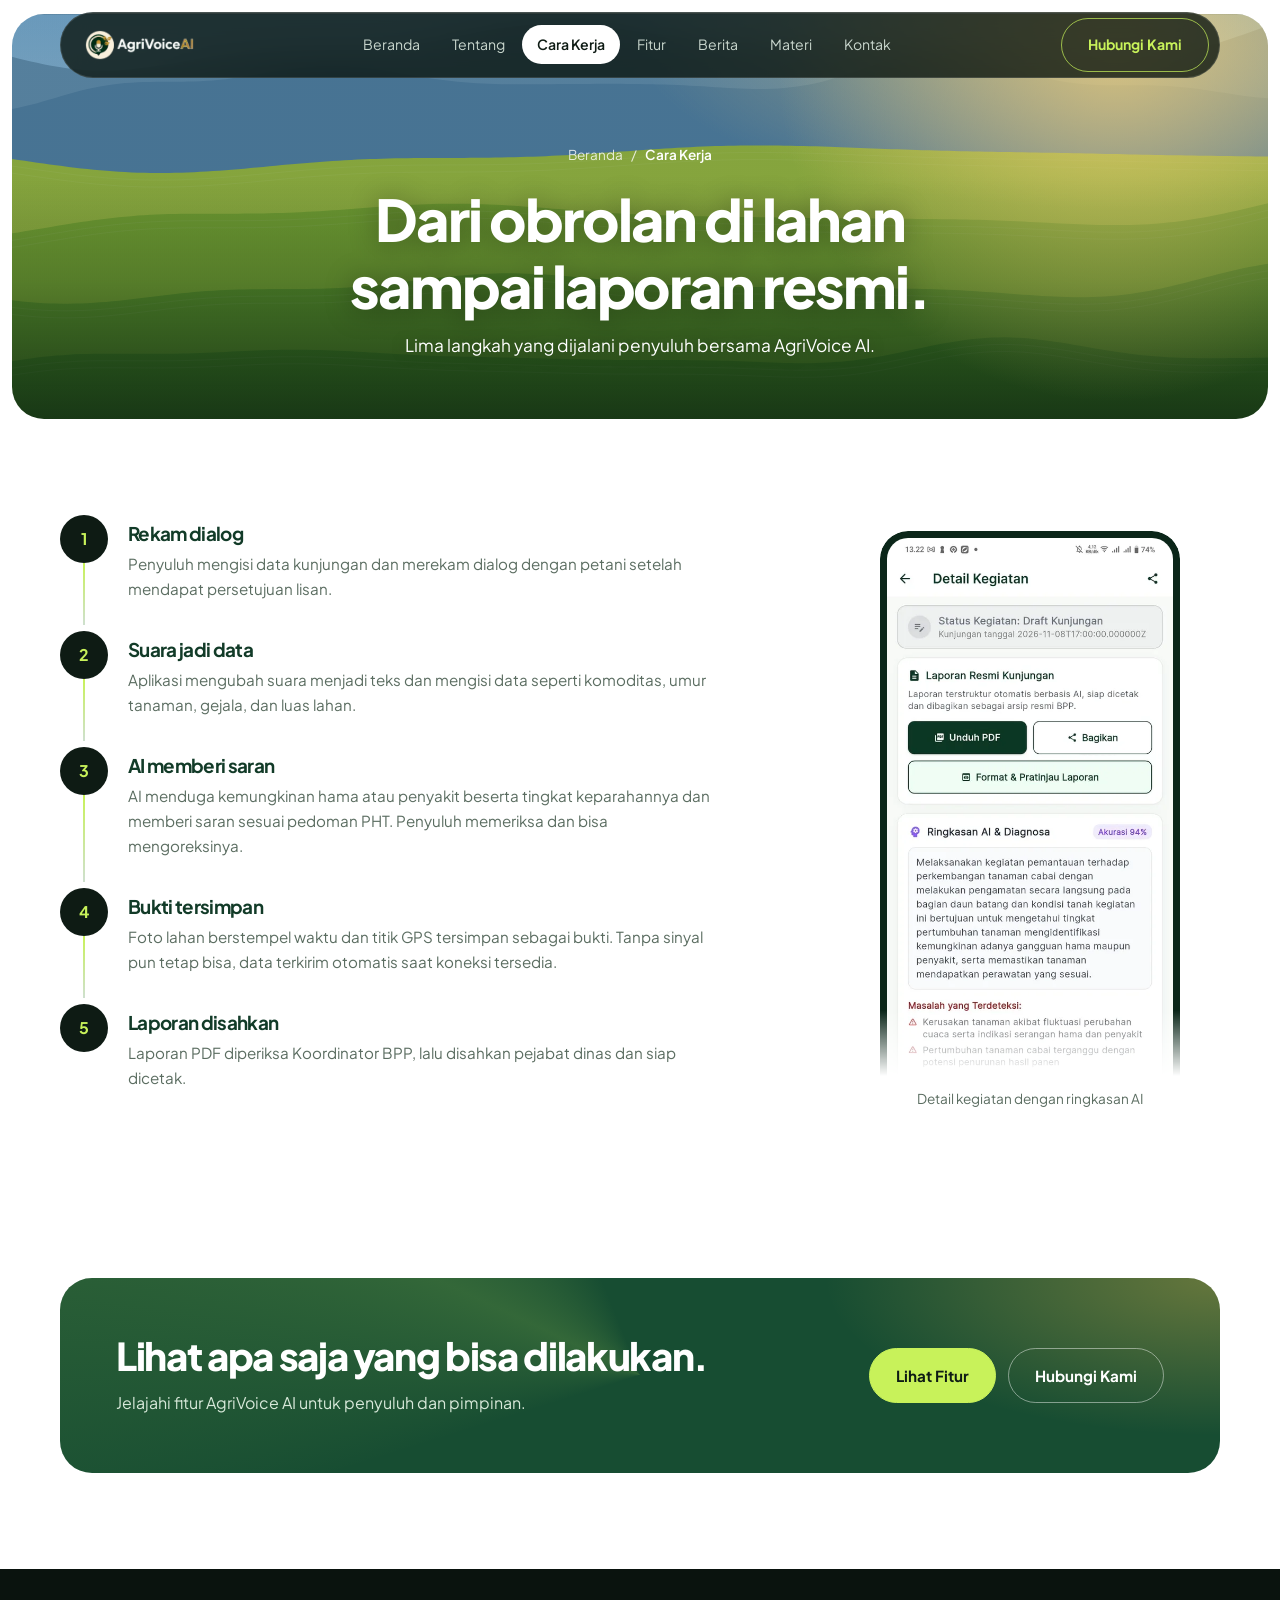
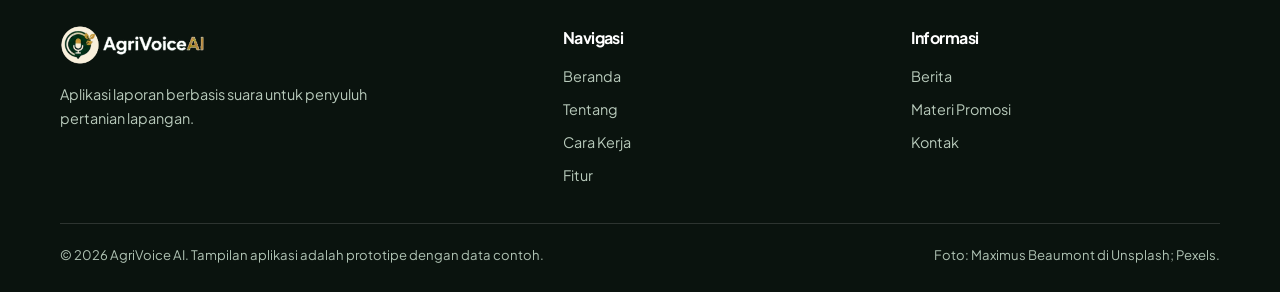
<file: cara-kerja.html>
<!DOCTYPE html>
<html lang="id">
<head>
<meta charset="UTF-8">
<meta name="viewport" content="width=device-width, initial-scale=1.0">
<meta name="theme-color" content="#174D32">
<meta name="description" content="Cara kerja AgriVoice AI: lima langkah dari merekam dialog dengan petani sampai laporan PDF disahkan.">
<title>Cara Kerja | AgriVoice AI</title>
<link rel="icon" href="assets/icon.png">
<link rel="preconnect" href="https://fonts.googleapis.com">
<link rel="preconnect" href="https://fonts.gstatic.com" crossorigin>
<link href="https://fonts.googleapis.com/css2?family=Plus+Jakarta+Sans:wght@400;500;600;700;800&display=swap" rel="stylesheet">
<link rel="stylesheet" href="css/style.css">
<link rel="stylesheet" href="css/motion.css">
<script>document.documentElement.classList.add('mo');setTimeout(function(){if(!window.__moPublic)document.documentElement.classList.remove('mo')},2500)</script>
</head>
<body>

<!-- Ikon (sprite). Dipakai lewat <svg class="i"><use href="#nama"/></svg> -->
<svg width="0" height="0" style="position:absolute" aria-hidden="true">
 <symbol id="i-check" viewBox="0 0 24 24"><path d="M20 6 9 17l-5-5"/></symbol>
 <symbol id="i-menu" viewBox="0 0 24 24"><path d="M3 6h18M3 12h18M3 18h18"/></symbol>
 <symbol id="i-form" viewBox="0 0 24 24"><path d="M16 4h2a2 2 0 0 1 2 2v14a2 2 0 0 1-2 2H6a2 2 0 0 1-2-2V6a2 2 0 0 1 2-2h2"/><rect x="8" y="2" width="8" height="4" rx="1"/><path d="m9 14 2 2 4-4"/></symbol>
 <symbol id="i-mic" viewBox="0 0 24 24"><path d="M12 1a3 3 0 0 0-3 3v8a3 3 0 0 0 6 0V4a3 3 0 0 0-3-3z"/><path d="M19 10v2a7 7 0 0 1-14 0v-2"/><path d="M12 19v4M8 23h8"/></symbol>
 <symbol id="i-camera" viewBox="0 0 24 24"><path d="M23 19a2 2 0 0 1-2 2H3a2 2 0 0 1-2-2V8a2 2 0 0 1 2-2h4l2-3h6l2 3h4a2 2 0 0 1 2 2z"/><circle cx="12" cy="13" r="4"/></symbol>
 <symbol id="i-diagnose" viewBox="0 0 24 24"><circle cx="11" cy="11" r="8"/><path d="m21 21-4.35-4.35M11 8v6M8 11h6"/></symbol>
 <symbol id="i-sync" viewBox="0 0 24 24"><path d="m16 16-4-4-4 4M12 12v9"/><path d="M20.4 18.4A5 5 0 0 0 18 9h-1.3A8 8 0 1 0 3 16.3"/></symbol>
 <symbol id="i-chart" viewBox="0 0 24 24"><path d="M12 20V10M18 20V4M6 20v-4"/></symbol>
 <symbol id="i-db" viewBox="0 0 24 24"><ellipse cx="12" cy="5" rx="9" ry="3"/><path d="M21 12c0 1.7-4 3-9 3s-9-1.3-9-3"/><path d="M3 5v14c0 1.7 4 3 9 3s9-1.3 9-3V5"/></symbol>
 <symbol id="i-report" viewBox="0 0 24 24"><path d="M14 2H6a2 2 0 0 0-2 2v16a2 2 0 0 0 2 2h12a2 2 0 0 0 2-2V8z"/><path d="M14 2v6h6"/><path d="m9 15 2 2 4-4"/></symbol>
 <symbol id="i-archive" viewBox="0 0 24 24"><path d="M21 8v13H3V8"/><rect x="1" y="3" width="22" height="5"/><path d="M10 12h4"/></symbol>
 <symbol id="i-calendar" viewBox="0 0 24 24"><rect x="3" y="4" width="18" height="18" rx="2"/><path d="M16 2v4M8 2v4M3 10h18"/></symbol>
 <symbol id="i-users" viewBox="0 0 24 24"><path d="M17 21v-2a4 4 0 0 0-4-4H5a4 4 0 0 0-4 4v2"/><circle cx="9" cy="7" r="4"/><path d="M23 21v-2a4 4 0 0 0-3-3.9M16 3.1a4 4 0 0 1 0 7.8"/></symbol>
 <symbol id="i-download" viewBox="0 0 24 24"><path d="M21 15v4a2 2 0 0 1-2 2H5a2 2 0 0 1-2-2v-4"/><path d="m7 10 5 5 5-5M12 15V3"/></symbol>
 <symbol id="i-play" viewBox="0 0 24 24"><path d="M6 3.5 19 12 6 20.5z" fill="currentColor"/></symbol>
 <symbol id="i-image" viewBox="0 0 24 24"><rect x="3" y="3" width="18" height="18" rx="2"/><circle cx="8.5" cy="8.5" r="1.5"/><path d="m21 15-5-5L5 21"/></symbol>
 <symbol id="i-chat" viewBox="0 0 24 24"><path d="M21 11.5a8.4 8.4 0 0 1-.9 3.8 8.5 8.5 0 0 1-7.6 4.7 8.4 8.4 0 0 1-3.8-.9L3 21l1.9-5.7a8.4 8.4 0 0 1-.9-3.8 8.5 8.5 0 0 1 4.7-7.6 8.4 8.4 0 0 1 3.8-.9h.5a8.5 8.5 0 0 1 8 8z"/></symbol>
 <symbol id="i-mail" viewBox="0 0 24 24"><path d="M4 4h16a2 2 0 0 1 2 2v12a2 2 0 0 1-2 2H4a2 2 0 0 1-2-2V6a2 2 0 0 1 2-2z"/><path d="m22 6-10 7L2 6"/></symbol>
 <symbol id="i-pin" viewBox="0 0 24 24"><path d="M21 10c0 7-9 13-9 13S3 17 3 10a9 9 0 0 1 18 0z"/><circle cx="12" cy="10" r="3"/></symbol>
</svg>

<header class="navbar">
 <div class="container nav-inner">
  <a class="brand" href="index.html" aria-label="AgriVoice AI, ke beranda"><img src="assets/logo-gelap.png" alt="AgriVoice AI" width="160" height="38"></a>
  <button class="menu-toggle" aria-label="Buka menu" aria-expanded="false" aria-controls="menu"><svg class="i"><use href="#i-menu"/></svg></button>
  <nav class="nav-links" id="menu" aria-label="Navigasi utama">
   <a href="index.html">Beranda</a><a href="tentang.html">Tentang</a><a href="cara-kerja.html" aria-current="page">Cara Kerja</a><a href="fitur.html">Fitur</a><a href="berita.html">Berita</a><a href="materi.html">Materi</a><a href="kontak.html">Kontak</a>
  </nav>
  <a class="btn nav-cta" href="kontak.html">Hubungi Kami</a>
 </div>
</header><main>
<section class="page-hero">
 <div class="container">
  <nav class="breadcrumb" aria-label="Jejak halaman"><a href="index.html">Beranda</a><span aria-hidden="true">/</span><span aria-current="page">Cara Kerja</span></nav>
  <h1>Dari obrolan di lahan sampai laporan resmi.</h1>
  <p class="lead">Lima langkah yang dijalani penyuluh bersama AgriVoice AI.</p>
 </div>
</section>

<section class="section">
 <div class="container steps-layout">
  <div>
   <ol class="steps">
    <li class="step"><div class="step-number">1</div><div><h3>Rekam dialog</h3><p>Penyuluh mengisi data kunjungan dan merekam dialog dengan petani setelah mendapat persetujuan lisan.</p></div></li>
    <li class="step"><div class="step-number">2</div><div><h3>Suara jadi data</h3><p>Aplikasi mengubah suara menjadi teks dan mengisi data seperti komoditas, umur tanaman, gejala, dan luas lahan.</p></div></li>
    <li class="step"><div class="step-number">3</div><div><h3>AI memberi saran</h3><p>AI menduga kemungkinan hama atau penyakit beserta tingkat keparahannya dan memberi saran sesuai pedoman PHT. Penyuluh memeriksa dan bisa mengoreksinya.</p></div></li>
    <li class="step"><div class="step-number">4</div><div><h3>Bukti tersimpan</h3><p>Foto lahan berstempel waktu dan titik GPS tersimpan sebagai bukti. Tanpa sinyal pun tetap bisa, data terkirim otomatis saat koneksi tersedia.</p></div></li>
    <li class="step"><div class="step-number">5</div><div><h3>Laporan disahkan</h3><p>Laporan PDF diperiksa Koordinator BPP, lalu disahkan pejabat dinas dan siap dicetak.</p></div></li>
   </ol>
  </div>
  <figure class="steps-phone">
   <div class="phone"><img src="assets/app-2.webp" alt="Layar detail kegiatan dengan ringkasan AI dan rekomendasi agronomi" width="540" height="1015" loading="lazy"></div>
   <figcaption>Detail kegiatan dengan ringkasan AI</figcaption>
  </figure>
 </div>
</section>

<section class="section" style="padding-top:0">
 <div class="container">
  <div class="cta">
   <div><h2>Lihat apa saja yang bisa dilakukan.</h2><p>Jelajahi fitur AgriVoice AI untuk penyuluh dan pimpinan.</p></div>
   <div class="cta-actions"><a class="btn btn-lime" href="fitur.html">Lihat Fitur</a><a class="btn btn-ghost-light" href="kontak.html">Hubungi Kami</a></div>
  </div>
 </div>
</section>
</main>

<footer class="footer">
 <div class="container">
  <div class="footer-grid">
   <div><a class="brand" href="index.html" aria-label="AgriVoice AI, ke beranda"><img src="assets/logo-gelap.png" alt="AgriVoice AI" width="170" height="40"></a><p style="max-width:340px;margin-top:18px">Aplikasi laporan berbasis suara untuk penyuluh pertanian lapangan.</p></div>
   <div><h4>Navigasi</h4><div class="footer-links"><a href="index.html">Beranda</a><a href="tentang.html">Tentang</a><a href="cara-kerja.html">Cara Kerja</a><a href="fitur.html">Fitur</a></div></div>
   <div><h4>Informasi</h4><div class="footer-links"><a href="berita.html">Berita</a><a href="materi.html">Materi Promosi</a><a href="kontak.html">Kontak</a></div></div>
  </div>
  <div class="copyright">
   <span>&copy; 2026 AgriVoice AI. Tampilan aplikasi adalah prototipe dengan data contoh.</span>
   <span>Foto: Maximus Beaumont di Unsplash; Pexels.</span>
  </div>
 </div>
</footer>

<script src="js/main.js"></script>
<script src="js/motion.js"></script>
</body>
</html>
</file>
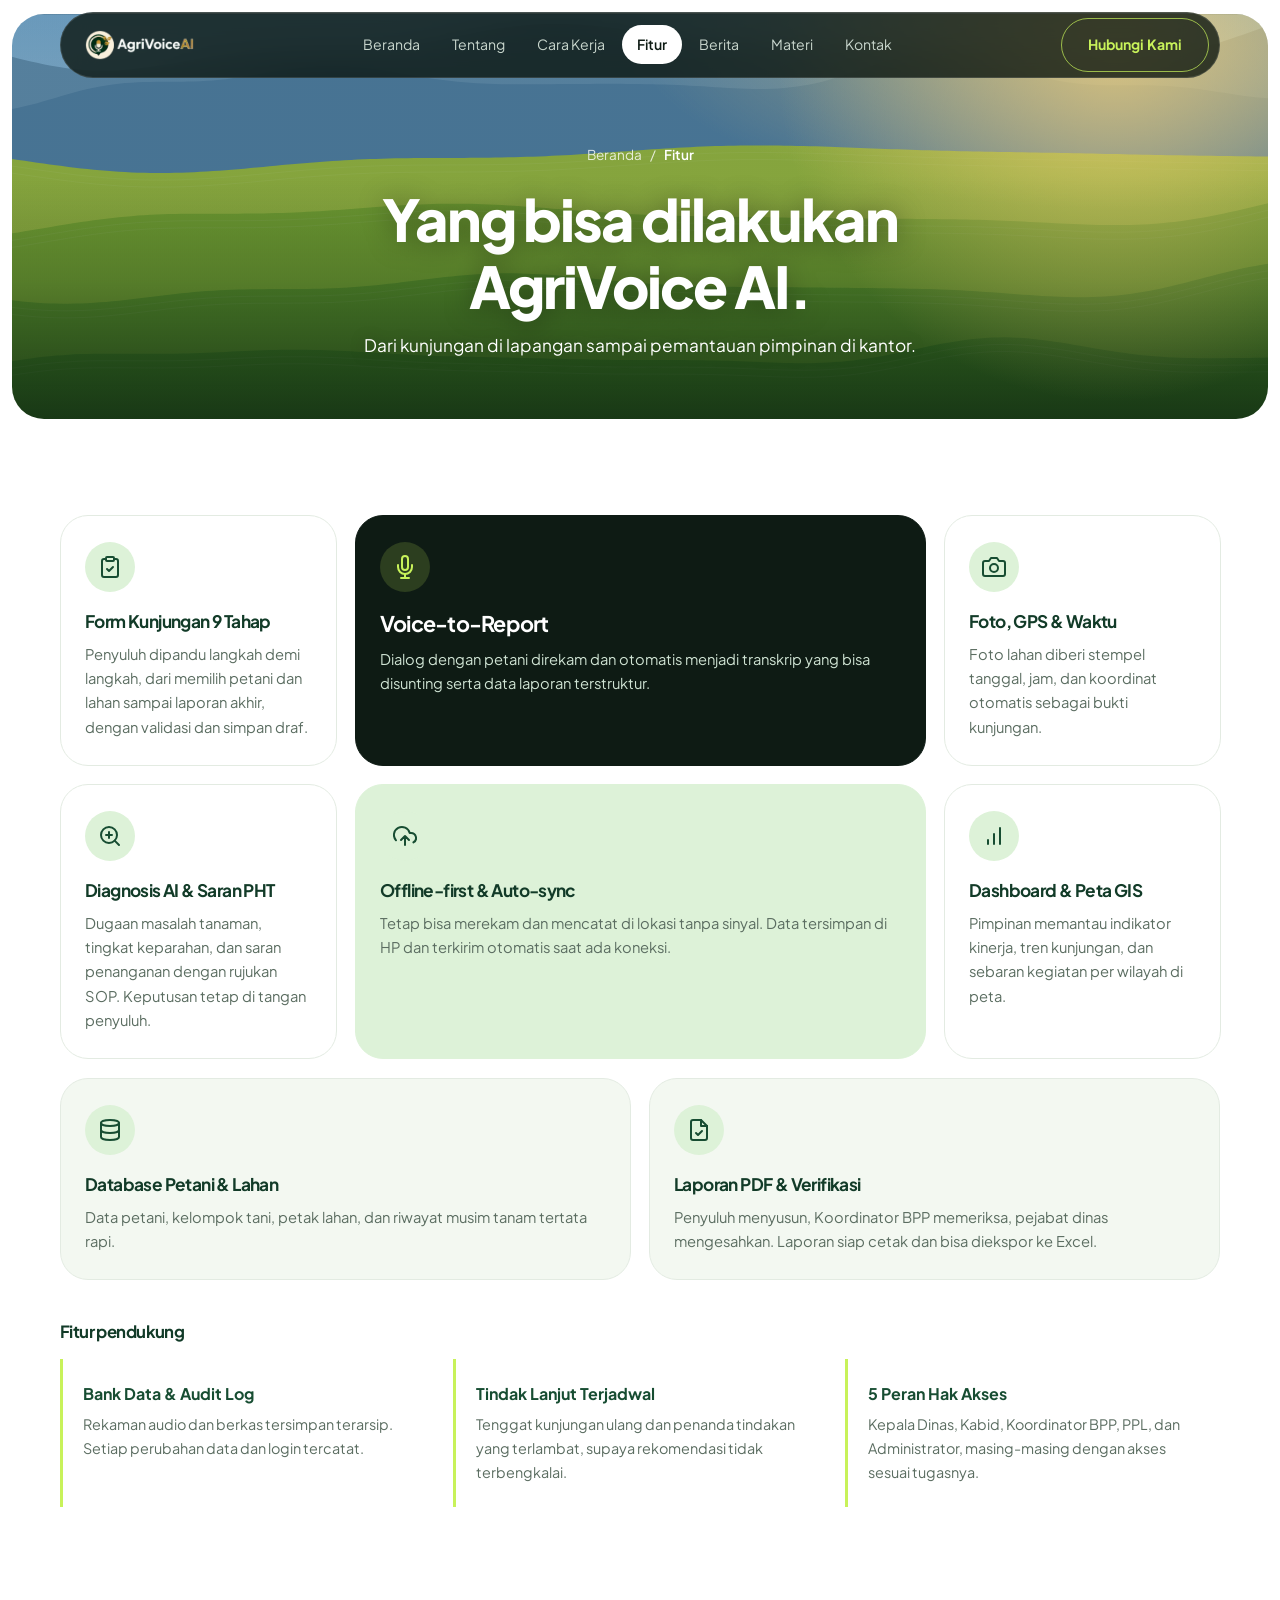
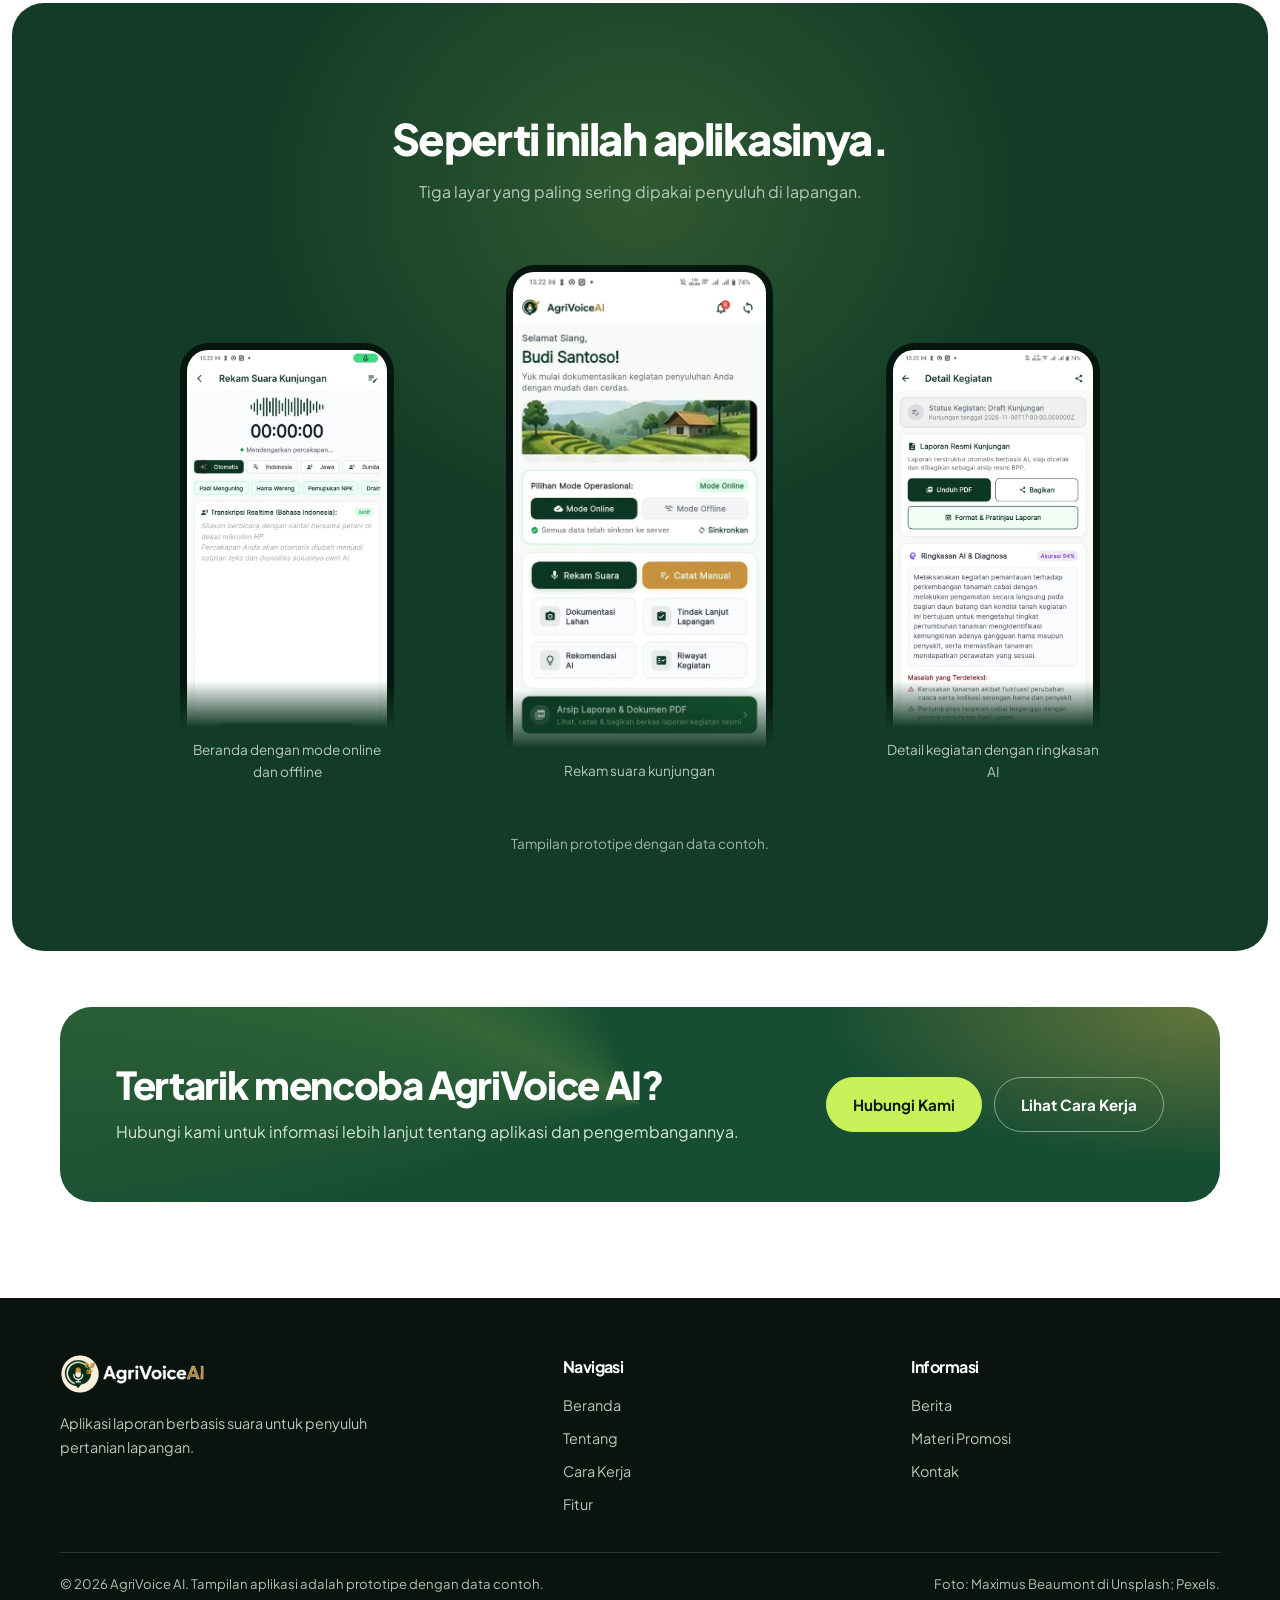
<file: fitur.html>
<!DOCTYPE html>
<html lang="id">
<head>
<meta charset="UTF-8">
<meta name="viewport" content="width=device-width, initial-scale=1.0">
<meta name="theme-color" content="#174D32">
<meta name="description" content="Fitur AgriVoice AI: form kunjungan 9 tahap, voice-to-report, foto GPS, diagnosis AI, offline-first, dashboard, dan laporan PDF.">
<title>Fitur | AgriVoice AI</title>
<link rel="icon" href="assets/icon.png">
<link rel="preconnect" href="https://fonts.googleapis.com">
<link rel="preconnect" href="https://fonts.gstatic.com" crossorigin>
<link href="https://fonts.googleapis.com/css2?family=Plus+Jakarta+Sans:wght@400;500;600;700;800&display=swap" rel="stylesheet">
<link rel="stylesheet" href="css/style.css">
<link rel="stylesheet" href="css/motion.css">
<script>document.documentElement.classList.add('mo');setTimeout(function(){if(!window.__moPublic)document.documentElement.classList.remove('mo')},2500)</script>
</head>
<body>

<!-- Ikon (sprite). Dipakai lewat <svg class="i"><use href="#nama"/></svg> -->
<svg width="0" height="0" style="position:absolute" aria-hidden="true">
 <symbol id="i-check" viewBox="0 0 24 24"><path d="M20 6 9 17l-5-5"/></symbol>
 <symbol id="i-menu" viewBox="0 0 24 24"><path d="M3 6h18M3 12h18M3 18h18"/></symbol>
 <symbol id="i-form" viewBox="0 0 24 24"><path d="M16 4h2a2 2 0 0 1 2 2v14a2 2 0 0 1-2 2H6a2 2 0 0 1-2-2V6a2 2 0 0 1 2-2h2"/><rect x="8" y="2" width="8" height="4" rx="1"/><path d="m9 14 2 2 4-4"/></symbol>
 <symbol id="i-mic" viewBox="0 0 24 24"><path d="M12 1a3 3 0 0 0-3 3v8a3 3 0 0 0 6 0V4a3 3 0 0 0-3-3z"/><path d="M19 10v2a7 7 0 0 1-14 0v-2"/><path d="M12 19v4M8 23h8"/></symbol>
 <symbol id="i-camera" viewBox="0 0 24 24"><path d="M23 19a2 2 0 0 1-2 2H3a2 2 0 0 1-2-2V8a2 2 0 0 1 2-2h4l2-3h6l2 3h4a2 2 0 0 1 2 2z"/><circle cx="12" cy="13" r="4"/></symbol>
 <symbol id="i-diagnose" viewBox="0 0 24 24"><circle cx="11" cy="11" r="8"/><path d="m21 21-4.35-4.35M11 8v6M8 11h6"/></symbol>
 <symbol id="i-sync" viewBox="0 0 24 24"><path d="m16 16-4-4-4 4M12 12v9"/><path d="M20.4 18.4A5 5 0 0 0 18 9h-1.3A8 8 0 1 0 3 16.3"/></symbol>
 <symbol id="i-chart" viewBox="0 0 24 24"><path d="M12 20V10M18 20V4M6 20v-4"/></symbol>
 <symbol id="i-db" viewBox="0 0 24 24"><ellipse cx="12" cy="5" rx="9" ry="3"/><path d="M21 12c0 1.7-4 3-9 3s-9-1.3-9-3"/><path d="M3 5v14c0 1.7 4 3 9 3s9-1.3 9-3V5"/></symbol>
 <symbol id="i-report" viewBox="0 0 24 24"><path d="M14 2H6a2 2 0 0 0-2 2v16a2 2 0 0 0 2 2h12a2 2 0 0 0 2-2V8z"/><path d="M14 2v6h6"/><path d="m9 15 2 2 4-4"/></symbol>
 <symbol id="i-archive" viewBox="0 0 24 24"><path d="M21 8v13H3V8"/><rect x="1" y="3" width="22" height="5"/><path d="M10 12h4"/></symbol>
 <symbol id="i-calendar" viewBox="0 0 24 24"><rect x="3" y="4" width="18" height="18" rx="2"/><path d="M16 2v4M8 2v4M3 10h18"/></symbol>
 <symbol id="i-users" viewBox="0 0 24 24"><path d="M17 21v-2a4 4 0 0 0-4-4H5a4 4 0 0 0-4 4v2"/><circle cx="9" cy="7" r="4"/><path d="M23 21v-2a4 4 0 0 0-3-3.9M16 3.1a4 4 0 0 1 0 7.8"/></symbol>
 <symbol id="i-download" viewBox="0 0 24 24"><path d="M21 15v4a2 2 0 0 1-2 2H5a2 2 0 0 1-2-2v-4"/><path d="m7 10 5 5 5-5M12 15V3"/></symbol>
 <symbol id="i-play" viewBox="0 0 24 24"><path d="M6 3.5 19 12 6 20.5z" fill="currentColor"/></symbol>
 <symbol id="i-image" viewBox="0 0 24 24"><rect x="3" y="3" width="18" height="18" rx="2"/><circle cx="8.5" cy="8.5" r="1.5"/><path d="m21 15-5-5L5 21"/></symbol>
 <symbol id="i-chat" viewBox="0 0 24 24"><path d="M21 11.5a8.4 8.4 0 0 1-.9 3.8 8.5 8.5 0 0 1-7.6 4.7 8.4 8.4 0 0 1-3.8-.9L3 21l1.9-5.7a8.4 8.4 0 0 1-.9-3.8 8.5 8.5 0 0 1 4.7-7.6 8.4 8.4 0 0 1 3.8-.9h.5a8.5 8.5 0 0 1 8 8z"/></symbol>
 <symbol id="i-mail" viewBox="0 0 24 24"><path d="M4 4h16a2 2 0 0 1 2 2v12a2 2 0 0 1-2 2H4a2 2 0 0 1-2-2V6a2 2 0 0 1 2-2z"/><path d="m22 6-10 7L2 6"/></symbol>
 <symbol id="i-pin" viewBox="0 0 24 24"><path d="M21 10c0 7-9 13-9 13S3 17 3 10a9 9 0 0 1 18 0z"/><circle cx="12" cy="10" r="3"/></symbol>
</svg>

<header class="navbar">
 <div class="container nav-inner">
  <a class="brand" href="index.html" aria-label="AgriVoice AI, ke beranda"><img src="assets/logo-gelap.png" alt="AgriVoice AI" width="160" height="38"></a>
  <button class="menu-toggle" aria-label="Buka menu" aria-expanded="false" aria-controls="menu"><svg class="i"><use href="#i-menu"/></svg></button>
  <nav class="nav-links" id="menu" aria-label="Navigasi utama">
   <a href="index.html">Beranda</a><a href="tentang.html">Tentang</a><a href="cara-kerja.html">Cara Kerja</a><a href="fitur.html" aria-current="page">Fitur</a><a href="berita.html">Berita</a><a href="materi.html">Materi</a><a href="kontak.html">Kontak</a>
  </nav>
  <a class="btn nav-cta" href="kontak.html">Hubungi Kami</a>
 </div>
</header><main>
<section class="page-hero">
 <div class="container">
  <nav class="breadcrumb" aria-label="Jejak halaman"><a href="index.html">Beranda</a><span aria-hidden="true">/</span><span aria-current="page">Fitur</span></nav>
  <h1>Yang bisa dilakukan AgriVoice AI.</h1>
  <p class="lead">Dari kunjungan di lapangan sampai pemantauan pimpinan di kantor.</p>
 </div>
</section>

<section class="section">
 <div class="container">
  <div class="cards">
   <article class="card"><div class="icon-box"><svg class="i"><use href="#i-form"/></svg></div><h3>Form Kunjungan 9 Tahap</h3><p>Penyuluh dipandu langkah demi langkah, dari memilih petani dan lahan sampai laporan akhir, dengan validasi dan simpan draf.</p></article>
   <article class="card is-key"><div class="icon-box"><svg class="i"><use href="#i-mic"/></svg></div><h3>Voice-to-Report</h3><p>Dialog dengan petani direkam dan otomatis menjadi transkrip yang bisa disunting serta data laporan terstruktur.</p></article>
   <article class="card"><div class="icon-box"><svg class="i"><use href="#i-camera"/></svg></div><h3>Foto, GPS &amp; Waktu</h3><p>Foto lahan diberi stempel tanggal, jam, dan koordinat otomatis sebagai bukti kunjungan.</p></article>
   <article class="card"><div class="icon-box"><svg class="i"><use href="#i-diagnose"/></svg></div><h3>Diagnosis AI &amp; Saran PHT</h3><p>Dugaan masalah tanaman, tingkat keparahan, dan saran penanganan dengan rujukan SOP. Keputusan tetap di tangan penyuluh.</p></article>
   <article class="card"><div class="icon-box"><svg class="i"><use href="#i-sync"/></svg></div><h3>Offline-first &amp; Auto-sync</h3><p>Tetap bisa merekam dan mencatat di lokasi tanpa sinyal. Data tersimpan di HP dan terkirim otomatis saat ada koneksi.</p></article>
   <article class="card"><div class="icon-box"><svg class="i"><use href="#i-chart"/></svg></div><h3>Dashboard &amp; Peta GIS</h3><p>Pimpinan memantau indikator kinerja, tren kunjungan, dan sebaran kegiatan per wilayah di peta.</p></article>
   <article class="card"><div class="icon-box"><svg class="i"><use href="#i-db"/></svg></div><h3>Database Petani &amp; Lahan</h3><p>Data petani, kelompok tani, petak lahan, dan riwayat musim tanam tertata rapi.</p></article>
   <article class="card"><div class="icon-box"><svg class="i"><use href="#i-report"/></svg></div><h3>Laporan PDF &amp; Verifikasi</h3><p>Penyuluh menyusun, Koordinator BPP memeriksa, pejabat dinas mengesahkan. Laporan siap cetak dan bisa diekspor ke Excel.</p></article>
  </div>

  <div class="support">
   <h3 class="support-title">Fitur pendukung</h3>
   <div class="support-item"><strong>Bank Data &amp; Audit Log</strong><p>Rekaman audio dan berkas tersimpan terarsip. Setiap perubahan data dan login tercatat.</p></div>
   <div class="support-item"><strong>Tindak Lanjut Terjadwal</strong><p>Tenggat kunjungan ulang dan penanda tindakan yang terlambat, supaya rekomendasi tidak terbengkalai.</p></div>
   <div class="support-item"><strong>5 Peran Hak Akses</strong><p>Kepala Dinas, Kabid, Koordinator BPP, PPL, dan Administrator, masing-masing dengan akses sesuai tugasnya.</p></div>
  </div>
 </div>
</section>

<section class="section dark">
 <div class="container">
  <div class="section-head"><h2>Seperti inilah aplikasinya.</h2><p>Tiga layar yang paling sering dipakai penyuluh di lapangan.</p></div>
  <div class="shots">
   <figure class="shot"><div class="phone"><img src="assets/app-3.webp" alt="Beranda aplikasi dengan pilihan mode online dan offline" width="540" height="1015" loading="lazy"></div><figcaption>Beranda dengan mode online dan offline</figcaption></figure>
   <figure class="shot"><div class="phone"><img src="assets/app-1.webp" alt="Layar rekam suara kunjungan dengan transkripsi realtime" width="540" height="1015" loading="lazy"></div><figcaption>Rekam suara kunjungan</figcaption></figure>
   <figure class="shot"><div class="phone"><img src="assets/app-2.webp" alt="Layar detail kegiatan dengan ringkasan AI" width="540" height="1015" loading="lazy"></div><figcaption>Detail kegiatan dengan ringkasan AI</figcaption></figure>
  </div>
  <p class="shot-note">Tampilan prototipe dengan data contoh.</p>
 </div>
</section>

<section class="section" style="padding-top:0">
 <div class="container">
  <div class="cta">
   <div><h2>Tertarik mencoba AgriVoice AI?</h2><p>Hubungi kami untuk informasi lebih lanjut tentang aplikasi dan pengembangannya.</p></div>
   <div class="cta-actions"><a class="btn btn-lime" href="kontak.html">Hubungi Kami</a><a class="btn btn-ghost-light" href="cara-kerja.html">Lihat Cara Kerja</a></div>
  </div>
 </div>
</section>
</main>

<footer class="footer">
 <div class="container">
  <div class="footer-grid">
   <div><a class="brand" href="index.html" aria-label="AgriVoice AI, ke beranda"><img src="assets/logo-gelap.png" alt="AgriVoice AI" width="170" height="40"></a><p style="max-width:340px;margin-top:18px">Aplikasi laporan berbasis suara untuk penyuluh pertanian lapangan.</p></div>
   <div><h4>Navigasi</h4><div class="footer-links"><a href="index.html">Beranda</a><a href="tentang.html">Tentang</a><a href="cara-kerja.html">Cara Kerja</a><a href="fitur.html">Fitur</a></div></div>
   <div><h4>Informasi</h4><div class="footer-links"><a href="berita.html">Berita</a><a href="materi.html">Materi Promosi</a><a href="kontak.html">Kontak</a></div></div>
  </div>
  <div class="copyright">
   <span>&copy; 2026 AgriVoice AI. Tampilan aplikasi adalah prototipe dengan data contoh.</span>
   <span>Foto: Maximus Beaumont di Unsplash; Pexels.</span>
  </div>
 </div>
</footer>

<script src="js/main.js"></script>
<script src="js/motion.js"></script>
</body>
</html>
</file>
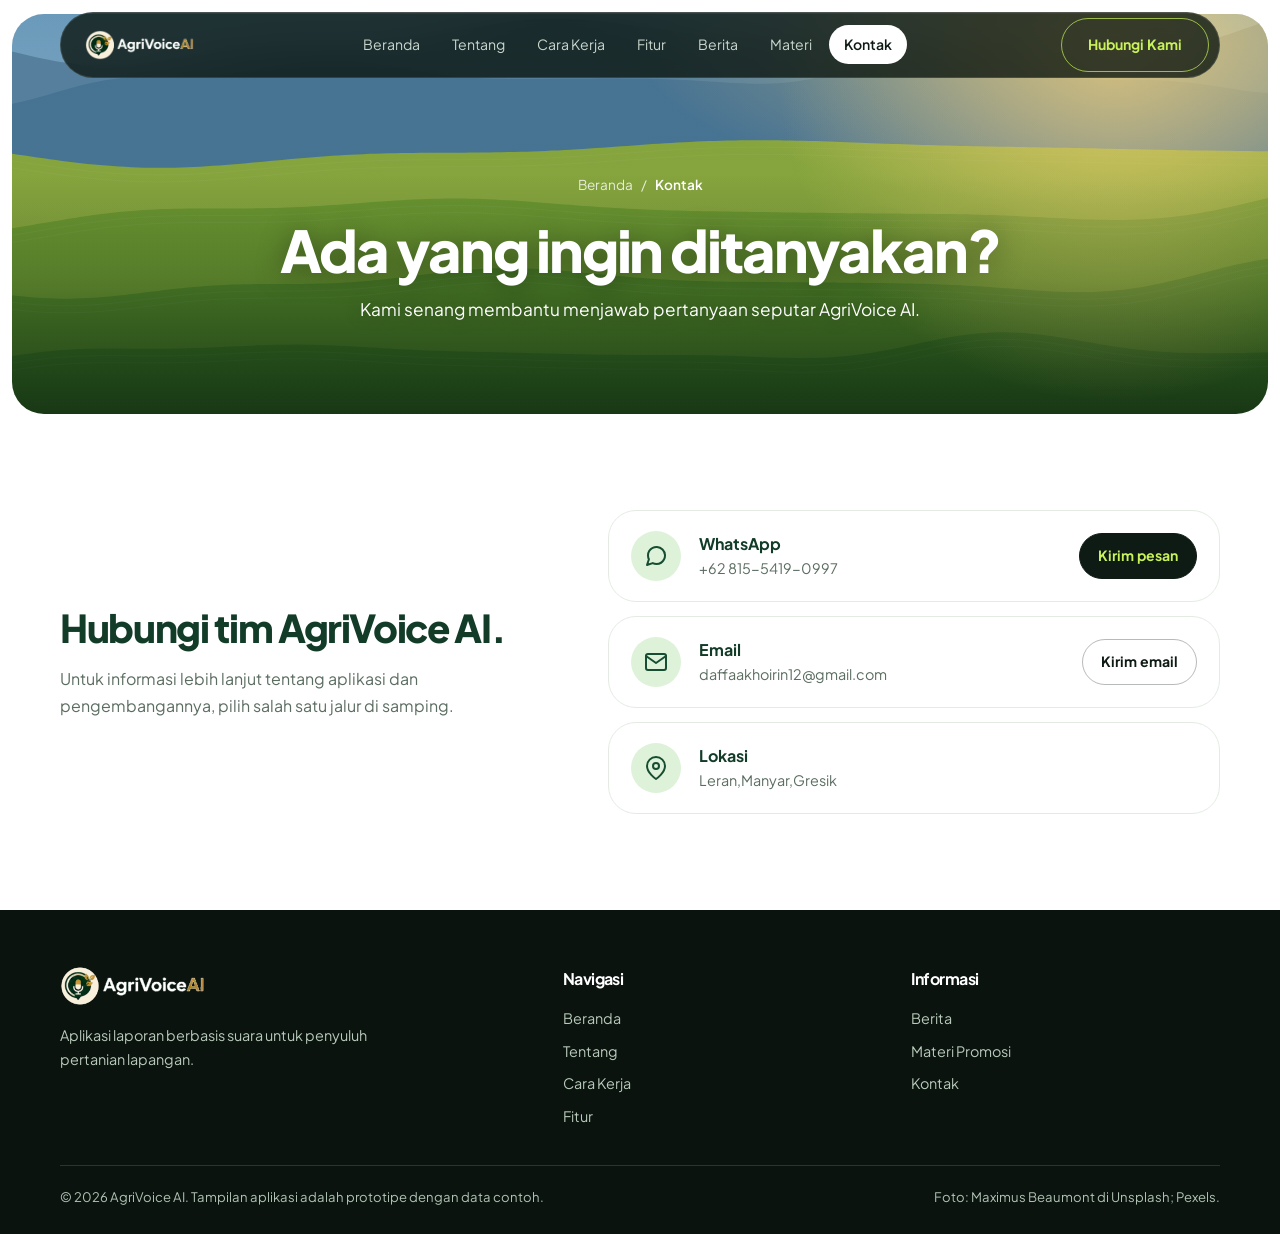
<file: kontak.html>
<!DOCTYPE html>
<html lang="id">
<head>
<meta charset="UTF-8">
<meta name="viewport" content="width=device-width, initial-scale=1.0">
<meta name="theme-color" content="#174D32">
<meta name="description" content="Hubungi tim AgriVoice AI lewat WhatsApp atau email.">
<title>Kontak | AgriVoice AI</title>
<link rel="icon" href="assets/icon.png">
<link rel="preconnect" href="https://fonts.googleapis.com">
<link rel="preconnect" href="https://fonts.gstatic.com" crossorigin>
<link href="https://fonts.googleapis.com/css2?family=Plus+Jakarta+Sans:wght@400;500;600;700;800&display=swap" rel="stylesheet">
<link rel="stylesheet" href="css/style.css">
<link rel="stylesheet" href="css/motion.css">
<script>document.documentElement.classList.add('mo');setTimeout(function(){if(!window.__moPublic)document.documentElement.classList.remove('mo')},2500)</script>
</head>
<body>

<!-- Ikon (sprite). Dipakai lewat <svg class="i"><use href="#nama"/></svg> -->
<svg width="0" height="0" style="position:absolute" aria-hidden="true">
 <symbol id="i-check" viewBox="0 0 24 24"><path d="M20 6 9 17l-5-5"/></symbol>
 <symbol id="i-menu" viewBox="0 0 24 24"><path d="M3 6h18M3 12h18M3 18h18"/></symbol>
 <symbol id="i-form" viewBox="0 0 24 24"><path d="M16 4h2a2 2 0 0 1 2 2v14a2 2 0 0 1-2 2H6a2 2 0 0 1-2-2V6a2 2 0 0 1 2-2h2"/><rect x="8" y="2" width="8" height="4" rx="1"/><path d="m9 14 2 2 4-4"/></symbol>
 <symbol id="i-mic" viewBox="0 0 24 24"><path d="M12 1a3 3 0 0 0-3 3v8a3 3 0 0 0 6 0V4a3 3 0 0 0-3-3z"/><path d="M19 10v2a7 7 0 0 1-14 0v-2"/><path d="M12 19v4M8 23h8"/></symbol>
 <symbol id="i-camera" viewBox="0 0 24 24"><path d="M23 19a2 2 0 0 1-2 2H3a2 2 0 0 1-2-2V8a2 2 0 0 1 2-2h4l2-3h6l2 3h4a2 2 0 0 1 2 2z"/><circle cx="12" cy="13" r="4"/></symbol>
 <symbol id="i-diagnose" viewBox="0 0 24 24"><circle cx="11" cy="11" r="8"/><path d="m21 21-4.35-4.35M11 8v6M8 11h6"/></symbol>
 <symbol id="i-sync" viewBox="0 0 24 24"><path d="m16 16-4-4-4 4M12 12v9"/><path d="M20.4 18.4A5 5 0 0 0 18 9h-1.3A8 8 0 1 0 3 16.3"/></symbol>
 <symbol id="i-chart" viewBox="0 0 24 24"><path d="M12 20V10M18 20V4M6 20v-4"/></symbol>
 <symbol id="i-db" viewBox="0 0 24 24"><ellipse cx="12" cy="5" rx="9" ry="3"/><path d="M21 12c0 1.7-4 3-9 3s-9-1.3-9-3"/><path d="M3 5v14c0 1.7 4 3 9 3s9-1.3 9-3V5"/></symbol>
 <symbol id="i-report" viewBox="0 0 24 24"><path d="M14 2H6a2 2 0 0 0-2 2v16a2 2 0 0 0 2 2h12a2 2 0 0 0 2-2V8z"/><path d="M14 2v6h6"/><path d="m9 15 2 2 4-4"/></symbol>
 <symbol id="i-archive" viewBox="0 0 24 24"><path d="M21 8v13H3V8"/><rect x="1" y="3" width="22" height="5"/><path d="M10 12h4"/></symbol>
 <symbol id="i-calendar" viewBox="0 0 24 24"><rect x="3" y="4" width="18" height="18" rx="2"/><path d="M16 2v4M8 2v4M3 10h18"/></symbol>
 <symbol id="i-users" viewBox="0 0 24 24"><path d="M17 21v-2a4 4 0 0 0-4-4H5a4 4 0 0 0-4 4v2"/><circle cx="9" cy="7" r="4"/><path d="M23 21v-2a4 4 0 0 0-3-3.9M16 3.1a4 4 0 0 1 0 7.8"/></symbol>
 <symbol id="i-download" viewBox="0 0 24 24"><path d="M21 15v4a2 2 0 0 1-2 2H5a2 2 0 0 1-2-2v-4"/><path d="m7 10 5 5 5-5M12 15V3"/></symbol>
 <symbol id="i-play" viewBox="0 0 24 24"><path d="M6 3.5 19 12 6 20.5z" fill="currentColor"/></symbol>
 <symbol id="i-image" viewBox="0 0 24 24"><rect x="3" y="3" width="18" height="18" rx="2"/><circle cx="8.5" cy="8.5" r="1.5"/><path d="m21 15-5-5L5 21"/></symbol>
 <symbol id="i-chat" viewBox="0 0 24 24"><path d="M21 11.5a8.4 8.4 0 0 1-.9 3.8 8.5 8.5 0 0 1-7.6 4.7 8.4 8.4 0 0 1-3.8-.9L3 21l1.9-5.7a8.4 8.4 0 0 1-.9-3.8 8.5 8.5 0 0 1 4.7-7.6 8.4 8.4 0 0 1 3.8-.9h.5a8.5 8.5 0 0 1 8 8z"/></symbol>
 <symbol id="i-mail" viewBox="0 0 24 24"><path d="M4 4h16a2 2 0 0 1 2 2v12a2 2 0 0 1-2 2H4a2 2 0 0 1-2-2V6a2 2 0 0 1 2-2z"/><path d="m22 6-10 7L2 6"/></symbol>
 <symbol id="i-pin" viewBox="0 0 24 24"><path d="M21 10c0 7-9 13-9 13S3 17 3 10a9 9 0 0 1 18 0z"/><circle cx="12" cy="10" r="3"/></symbol>
</svg>

<header class="navbar">
 <div class="container nav-inner">
  <a class="brand" href="index.html" aria-label="AgriVoice AI, ke beranda"><img src="assets/logo-gelap.png" alt="AgriVoice AI" width="160" height="38"></a>
  <button class="menu-toggle" aria-label="Buka menu" aria-expanded="false" aria-controls="menu"><svg class="i"><use href="#i-menu"/></svg></button>
  <nav class="nav-links" id="menu" aria-label="Navigasi utama">
   <a href="index.html">Beranda</a><a href="tentang.html">Tentang</a><a href="cara-kerja.html">Cara Kerja</a><a href="fitur.html">Fitur</a><a href="berita.html">Berita</a><a href="materi.html">Materi</a><a href="kontak.html" aria-current="page">Kontak</a>
  </nav>
  <a class="btn nav-cta" href="kontak.html">Hubungi Kami</a>
 </div>
</header><main>
<section class="page-hero">
 <div class="container">
  <nav class="breadcrumb" aria-label="Jejak halaman"><a href="index.html">Beranda</a><span aria-hidden="true">/</span><span aria-current="page">Kontak</span></nav>
  <h1>Ada yang ingin ditanyakan?</h1>
  <p class="lead">Kami senang membantu menjawab pertanyaan seputar AgriVoice AI.</p>
 </div>
</section>

<section class="section">
 <div class="container contact-grid">
  <div class="contact-copy"><h2>Hubungi tim AgriVoice AI.</h2><p>Untuk informasi lebih lanjut tentang aplikasi dan pengembangannya, pilih salah satu jalur di samping.</p></div>
  <div class="contact-list">
   <a class="contact-item" href="https://wa.me/6281554190997"> 
    <span class="icon-box"><svg class="i"><use href="#i-chat"/></svg></span>
    <div><strong>WhatsApp</strong><span>+62 815-5419-0997
    </span></div>
    <span class="btn btn-sm">Kirim pesan</span>
   </a>
   <a class="contact-item" href="mailto:daffaakhoirin12@gmail.com"> 
    <span class="icon-box"><svg class="i"><use href="#i-mail"/></svg></span>
    <div><strong>Email</strong><span>daffaakhoirin12@gmail.com</span></div>
    <span class="btn btn-sm btn-outline">Kirim email</span>
   </a>
   <div class="contact-item">
    <span class="icon-box"><svg class="i"><use href="#i-pin"/></svg></span>
    <div><strong>Lokasi</strong><span>Leran,Manyar,Gresik</span></div>
   </div>
  </div>
 </div>
</section>
</main>

<footer class="footer">
 <div class="container">
  <div class="footer-grid">
   <div><a class="brand" href="index.html" aria-label="AgriVoice AI, ke beranda"><img src="assets/logo-gelap.png" alt="AgriVoice AI" width="170" height="40"></a><p style="max-width:340px;margin-top:18px">Aplikasi laporan berbasis suara untuk penyuluh pertanian lapangan.</p></div>
   <div><h4>Navigasi</h4><div class="footer-links"><a href="index.html">Beranda</a><a href="tentang.html">Tentang</a><a href="cara-kerja.html">Cara Kerja</a><a href="fitur.html">Fitur</a></div></div>
   <div><h4>Informasi</h4><div class="footer-links"><a href="berita.html">Berita</a><a href="materi.html">Materi Promosi</a><a href="kontak.html">Kontak</a></div></div>
  </div>
  <div class="copyright">
   <span>&copy; 2026 AgriVoice AI. Tampilan aplikasi adalah prototipe dengan data contoh.</span>
   <span>Foto: Maximus Beaumont di Unsplash; Pexels.</span>
  </div>
 </div>
</footer>

<script src="js/main.js"></script>
<script src="js/motion.js"></script>
</body>
</html>
</file>
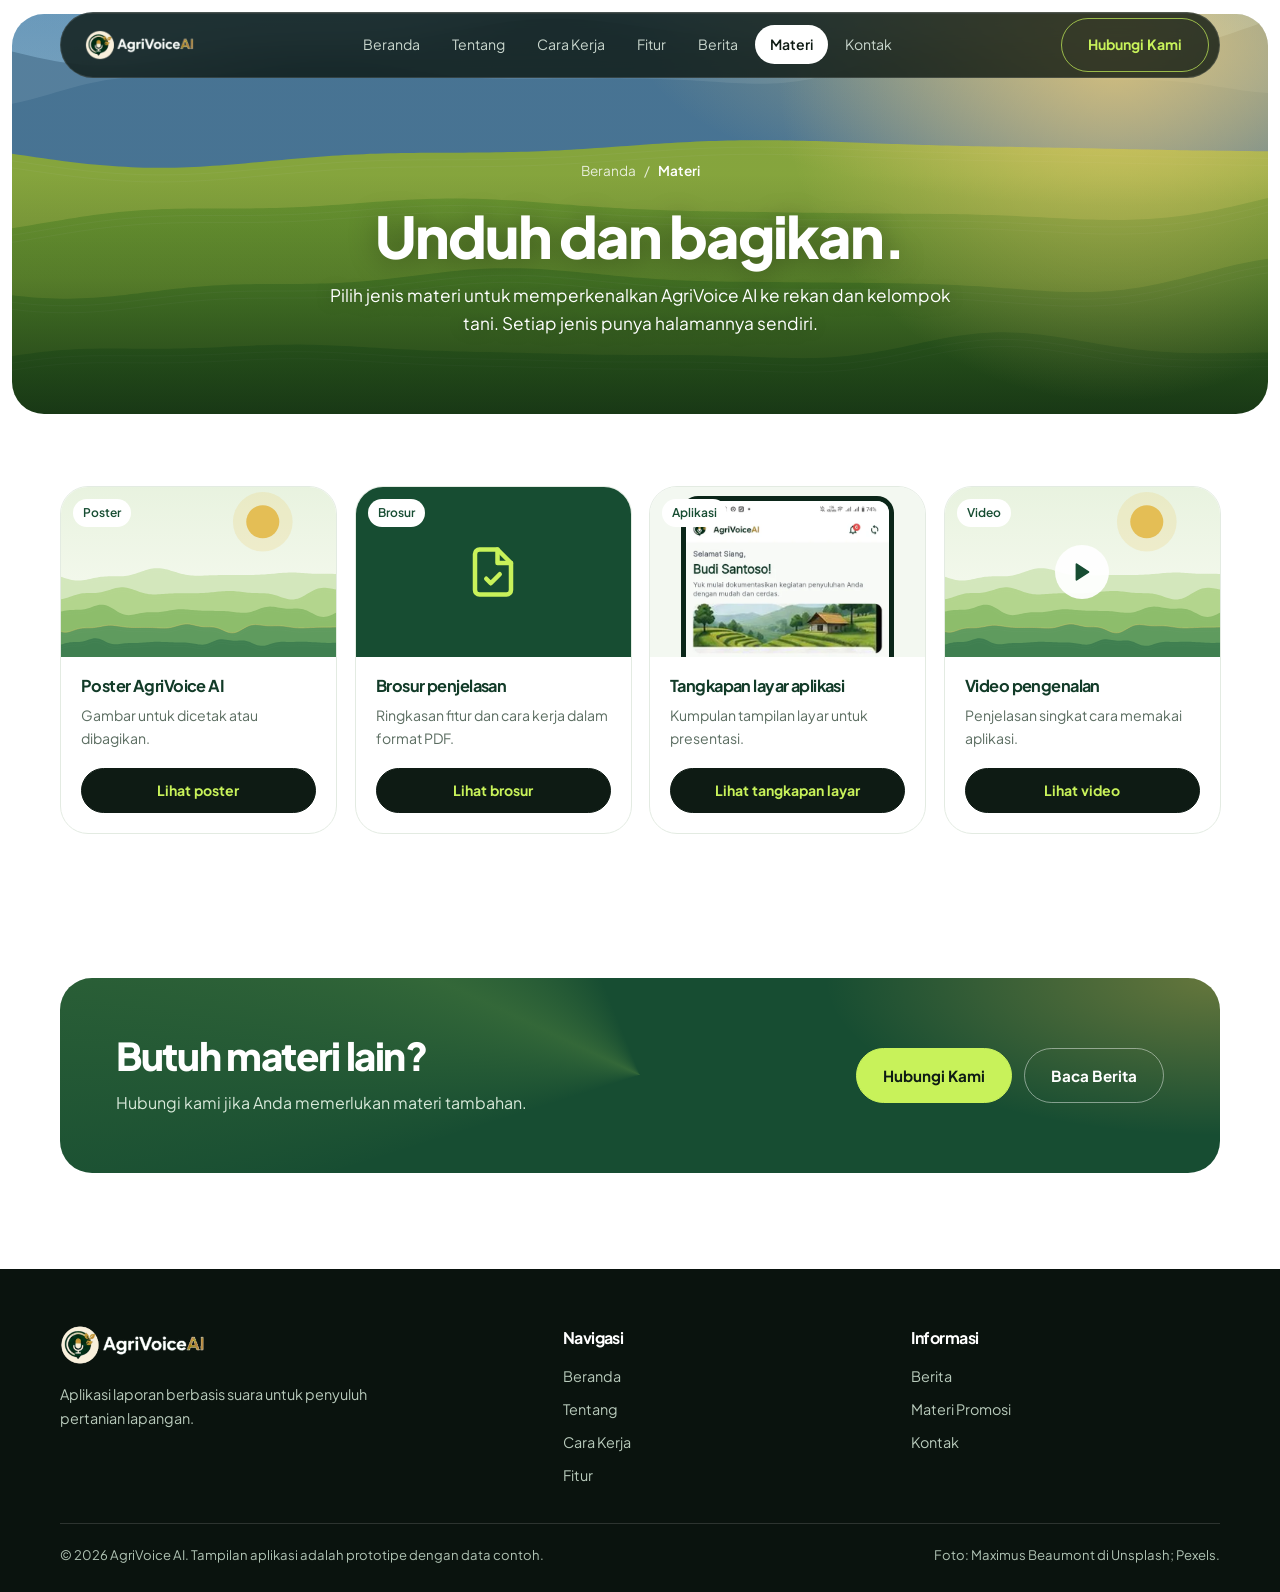
<file: materi.html>
<!DOCTYPE html>
<html lang="id">
<head>
<meta charset="UTF-8">
<meta name="viewport" content="width=device-width, initial-scale=1.0">
<meta name="theme-color" content="#174D32">
<meta name="description" content="Materi promosi AgriVoice AI: poster, brosur, tangkapan layar, dan video untuk dibagikan.">
<title>Materi Promosi | AgriVoice AI</title>
<link rel="icon" href="assets/icon.png">
<link rel="preconnect" href="https://fonts.googleapis.com">
<link rel="preconnect" href="https://fonts.gstatic.com" crossorigin>
<link href="https://fonts.googleapis.com/css2?family=Plus+Jakarta+Sans:wght@400;500;600;700;800&display=swap" rel="stylesheet">
<link rel="stylesheet" href="css/style.css">
<link rel="stylesheet" href="css/motion.css">
<script>document.documentElement.classList.add('mo');setTimeout(function(){if(!window.__moPublic)document.documentElement.classList.remove('mo')},2500)</script>
</head>
<body>

<!-- Ikon (sprite). Dipakai lewat <svg class="i"><use href="#nama"/></svg> -->
<svg width="0" height="0" style="position:absolute" aria-hidden="true">
 <symbol id="i-check" viewBox="0 0 24 24"><path d="M20 6 9 17l-5-5"/></symbol>
 <symbol id="i-menu" viewBox="0 0 24 24"><path d="M3 6h18M3 12h18M3 18h18"/></symbol>
 <symbol id="i-form" viewBox="0 0 24 24"><path d="M16 4h2a2 2 0 0 1 2 2v14a2 2 0 0 1-2 2H6a2 2 0 0 1-2-2V6a2 2 0 0 1 2-2h2"/><rect x="8" y="2" width="8" height="4" rx="1"/><path d="m9 14 2 2 4-4"/></symbol>
 <symbol id="i-mic" viewBox="0 0 24 24"><path d="M12 1a3 3 0 0 0-3 3v8a3 3 0 0 0 6 0V4a3 3 0 0 0-3-3z"/><path d="M19 10v2a7 7 0 0 1-14 0v-2"/><path d="M12 19v4M8 23h8"/></symbol>
 <symbol id="i-camera" viewBox="0 0 24 24"><path d="M23 19a2 2 0 0 1-2 2H3a2 2 0 0 1-2-2V8a2 2 0 0 1 2-2h4l2-3h6l2 3h4a2 2 0 0 1 2 2z"/><circle cx="12" cy="13" r="4"/></symbol>
 <symbol id="i-diagnose" viewBox="0 0 24 24"><circle cx="11" cy="11" r="8"/><path d="m21 21-4.35-4.35M11 8v6M8 11h6"/></symbol>
 <symbol id="i-sync" viewBox="0 0 24 24"><path d="m16 16-4-4-4 4M12 12v9"/><path d="M20.4 18.4A5 5 0 0 0 18 9h-1.3A8 8 0 1 0 3 16.3"/></symbol>
 <symbol id="i-chart" viewBox="0 0 24 24"><path d="M12 20V10M18 20V4M6 20v-4"/></symbol>
 <symbol id="i-db" viewBox="0 0 24 24"><ellipse cx="12" cy="5" rx="9" ry="3"/><path d="M21 12c0 1.7-4 3-9 3s-9-1.3-9-3"/><path d="M3 5v14c0 1.7 4 3 9 3s9-1.3 9-3V5"/></symbol>
 <symbol id="i-report" viewBox="0 0 24 24"><path d="M14 2H6a2 2 0 0 0-2 2v16a2 2 0 0 0 2 2h12a2 2 0 0 0 2-2V8z"/><path d="M14 2v6h6"/><path d="m9 15 2 2 4-4"/></symbol>
 <symbol id="i-archive" viewBox="0 0 24 24"><path d="M21 8v13H3V8"/><rect x="1" y="3" width="22" height="5"/><path d="M10 12h4"/></symbol>
 <symbol id="i-calendar" viewBox="0 0 24 24"><rect x="3" y="4" width="18" height="18" rx="2"/><path d="M16 2v4M8 2v4M3 10h18"/></symbol>
 <symbol id="i-users" viewBox="0 0 24 24"><path d="M17 21v-2a4 4 0 0 0-4-4H5a4 4 0 0 0-4 4v2"/><circle cx="9" cy="7" r="4"/><path d="M23 21v-2a4 4 0 0 0-3-3.9M16 3.1a4 4 0 0 1 0 7.8"/></symbol>
 <symbol id="i-download" viewBox="0 0 24 24"><path d="M21 15v4a2 2 0 0 1-2 2H5a2 2 0 0 1-2-2v-4"/><path d="m7 10 5 5 5-5M12 15V3"/></symbol>
 <symbol id="i-play" viewBox="0 0 24 24"><path d="M6 3.5 19 12 6 20.5z" fill="currentColor"/></symbol>
 <symbol id="i-image" viewBox="0 0 24 24"><rect x="3" y="3" width="18" height="18" rx="2"/><circle cx="8.5" cy="8.5" r="1.5"/><path d="m21 15-5-5L5 21"/></symbol>
 <symbol id="i-chat" viewBox="0 0 24 24"><path d="M21 11.5a8.4 8.4 0 0 1-.9 3.8 8.5 8.5 0 0 1-7.6 4.7 8.4 8.4 0 0 1-3.8-.9L3 21l1.9-5.7a8.4 8.4 0 0 1-.9-3.8 8.5 8.5 0 0 1 4.7-7.6 8.4 8.4 0 0 1 3.8-.9h.5a8.5 8.5 0 0 1 8 8z"/></symbol>
 <symbol id="i-mail" viewBox="0 0 24 24"><path d="M4 4h16a2 2 0 0 1 2 2v12a2 2 0 0 1-2 2H4a2 2 0 0 1-2-2V6a2 2 0 0 1 2-2z"/><path d="m22 6-10 7L2 6"/></symbol>
 <symbol id="i-pin" viewBox="0 0 24 24"><path d="M21 10c0 7-9 13-9 13S3 17 3 10a9 9 0 0 1 18 0z"/><circle cx="12" cy="10" r="3"/></symbol>
</svg>

<header class="navbar">
 <div class="container nav-inner">
  <a class="brand" href="index.html" aria-label="AgriVoice AI, ke beranda"><img src="assets/logo-gelap.png" alt="AgriVoice AI" width="160" height="38"></a>
  <button class="menu-toggle" aria-label="Buka menu" aria-expanded="false" aria-controls="menu"><svg class="i"><use href="#i-menu"/></svg></button>
  <nav class="nav-links" id="menu" aria-label="Navigasi utama">
   <a href="index.html">Beranda</a><a href="tentang.html">Tentang</a><a href="cara-kerja.html">Cara Kerja</a><a href="fitur.html">Fitur</a><a href="berita.html">Berita</a><a href="materi.html" aria-current="page">Materi</a><a href="kontak.html">Kontak</a>
  </nav>
  <a class="btn nav-cta" href="kontak.html">Hubungi Kami</a>
 </div>
</header><main>
<section class="page-hero">
 <div class="container">
  <nav class="breadcrumb" aria-label="Jejak halaman"><a href="index.html">Beranda</a><span aria-hidden="true">/</span><span aria-current="page">Materi</span></nav>
  <h1>Unduh dan bagikan.</h1>
  <p class="lead">Pilih jenis materi untuk memperkenalkan AgriVoice AI ke rekan dan kelompok tani. Setiap jenis punya halamannya sendiri.</p>
 </div>
</section>

<section class="page-section"><div class="container"><div class="materi-grid"><article class="materi-card"><div class="materi-thumb"><span class="tag">Poster</span><img src="https://images.pexels.com/photos/35544010/pexels-photo-35544010/free-photo-of-indonesian-farmer-planting-rice-in-jogja-field.jpeg?auto=compress&cs=tinysrgb&w=1100&w=600" alt="" width="600" height="400" loading="lazy" onerror="this.remove()"></div><div class="materi-body"><h3>Poster AgriVoice AI</h3><p>Gambar untuk dicetak atau dibagikan.</p><a class="btn btn-sm" href="poster.html">Lihat poster</a></div></article><article class="materi-card"><div class="materi-thumb pdf"><span class="tag">Brosur</span><svg class="i"><use href="#i-report"/></svg></div><div class="materi-body"><h3>Brosur penjelasan</h3><p>Ringkasan fitur dan cara kerja dalam format PDF.</p><a class="btn btn-sm" href="brosur.html">Lihat brosur</a></div></article><article class="materi-card"><div class="materi-thumb shotbg"><span class="tag">Aplikasi</span><img src="assets/app-1.webp" alt="" width="540" height="1015" loading="lazy"></div><div class="materi-body"><h3>Tangkapan layar aplikasi</h3><p>Kumpulan tampilan layar untuk presentasi.</p><a class="btn btn-sm" href="tangkapan-layar.html">Lihat tangkapan layar</a></div></article><article class="materi-card"><div class="materi-thumb"><span class="tag">Video</span><img src="https://images.unsplash.com/photo-1746964246729-3bcad599e959?auto=format&fit=crop&w=1200&q=75" alt="" width="600" height="400" loading="lazy" onerror="this.remove()"><span class="play"><svg class="i"><use href="#i-play"/></svg></span></div><div class="materi-body"><h3>Video pengenalan</h3><p>Penjelasan singkat cara memakai aplikasi.</p><a class="btn btn-sm" href="video.html">Lihat video</a></div></article></div></div></section>

<section class="section" style="padding-top:0">
 <div class="container">
  <div class="cta">
   <div><h2>Butuh materi lain?</h2><p>Hubungi kami jika Anda memerlukan materi tambahan.</p></div>
   <div class="cta-actions"><a class="btn btn-lime" href="kontak.html">Hubungi Kami</a><a class="btn btn-ghost-light" href="berita.html">Baca Berita</a></div>
  </div>
 </div>
</section>
</main>

<footer class="footer">
 <div class="container">
  <div class="footer-grid">
   <div><a class="brand" href="index.html" aria-label="AgriVoice AI, ke beranda"><img src="assets/logo-gelap.png" alt="AgriVoice AI" width="170" height="40"></a><p style="max-width:340px;margin-top:18px">Aplikasi laporan berbasis suara untuk penyuluh pertanian lapangan.</p></div>
   <div><h4>Navigasi</h4><div class="footer-links"><a href="index.html">Beranda</a><a href="tentang.html">Tentang</a><a href="cara-kerja.html">Cara Kerja</a><a href="fitur.html">Fitur</a></div></div>
   <div><h4>Informasi</h4><div class="footer-links"><a href="berita.html">Berita</a><a href="materi.html">Materi Promosi</a><a href="kontak.html">Kontak</a></div></div>
  </div>
  <div class="copyright">
   <span>&copy; 2026 AgriVoice AI. Tampilan aplikasi adalah prototipe dengan data contoh.</span>
   <span>Foto: Maximus Beaumont di Unsplash; Pexels.</span>
  </div>
 </div>
</footer>

<script src="js/main.js"></script>
<script src="js/motion.js"></script>
</body>
</html>
</file>
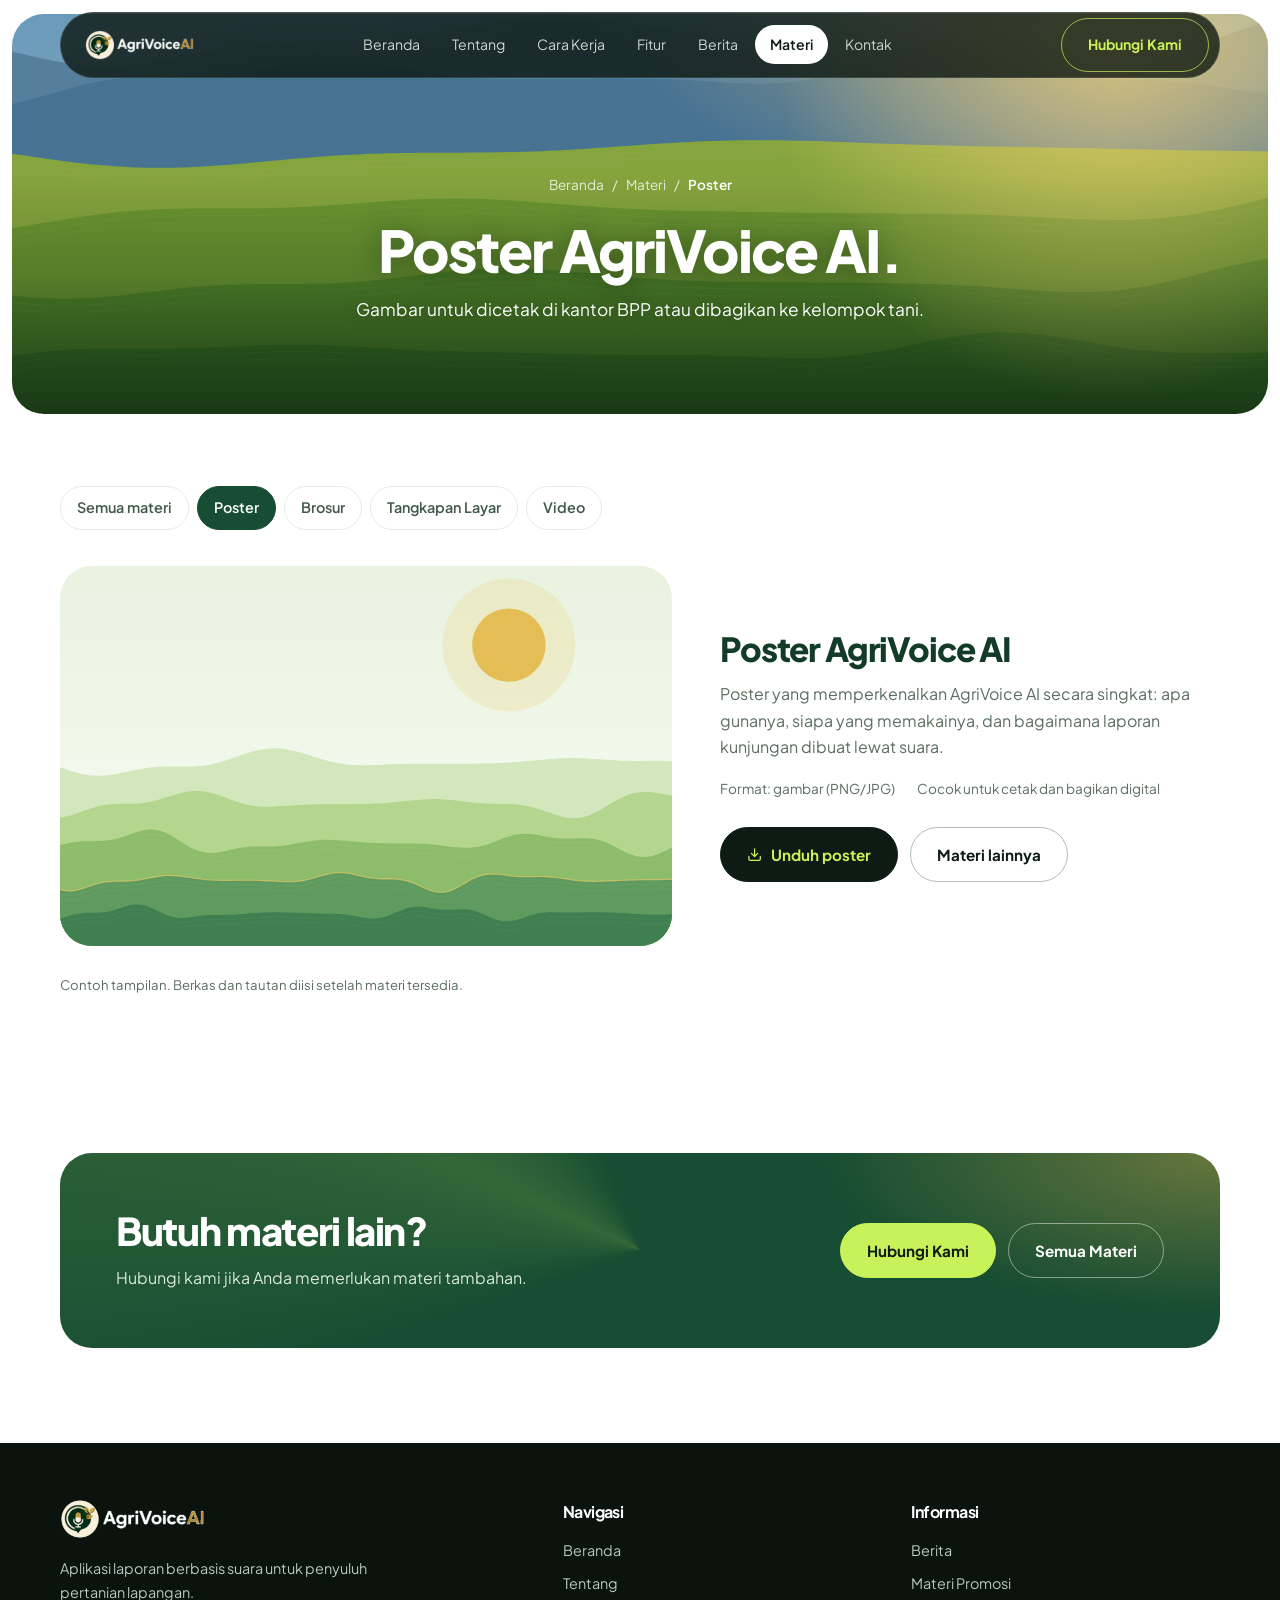
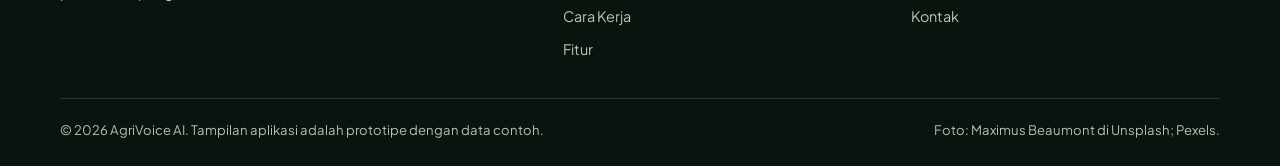
<file: poster.html>
<!DOCTYPE html>
<html lang="id">
<head>
<meta charset="UTF-8">
<meta name="viewport" content="width=device-width, initial-scale=1.0">
<meta name="theme-color" content="#174D32">
<meta name="description" content="Unduh poster AgriVoice AI untuk dicetak atau dibagikan.">
<title>Poster | Materi Promosi | AgriVoice AI</title>
<link rel="icon" href="assets/icon.png">
<link rel="preconnect" href="https://fonts.googleapis.com">
<link rel="preconnect" href="https://fonts.gstatic.com" crossorigin>
<link href="https://fonts.googleapis.com/css2?family=Plus+Jakarta+Sans:wght@400;500;600;700;800&display=swap" rel="stylesheet">
<link rel="stylesheet" href="css/style.css">
<link rel="stylesheet" href="css/motion.css">
<script>document.documentElement.classList.add('mo');setTimeout(function(){if(!window.__moPublic)document.documentElement.classList.remove('mo')},2500)</script>
</head>
<body>

<!-- Ikon (sprite). Dipakai lewat <svg class="i"><use href="#nama"/></svg> -->
<svg width="0" height="0" style="position:absolute" aria-hidden="true">
 <symbol id="i-check" viewBox="0 0 24 24"><path d="M20 6 9 17l-5-5"/></symbol>
 <symbol id="i-menu" viewBox="0 0 24 24"><path d="M3 6h18M3 12h18M3 18h18"/></symbol>
 <symbol id="i-form" viewBox="0 0 24 24"><path d="M16 4h2a2 2 0 0 1 2 2v14a2 2 0 0 1-2 2H6a2 2 0 0 1-2-2V6a2 2 0 0 1 2-2h2"/><rect x="8" y="2" width="8" height="4" rx="1"/><path d="m9 14 2 2 4-4"/></symbol>
 <symbol id="i-mic" viewBox="0 0 24 24"><path d="M12 1a3 3 0 0 0-3 3v8a3 3 0 0 0 6 0V4a3 3 0 0 0-3-3z"/><path d="M19 10v2a7 7 0 0 1-14 0v-2"/><path d="M12 19v4M8 23h8"/></symbol>
 <symbol id="i-camera" viewBox="0 0 24 24"><path d="M23 19a2 2 0 0 1-2 2H3a2 2 0 0 1-2-2V8a2 2 0 0 1 2-2h4l2-3h6l2 3h4a2 2 0 0 1 2 2z"/><circle cx="12" cy="13" r="4"/></symbol>
 <symbol id="i-diagnose" viewBox="0 0 24 24"><circle cx="11" cy="11" r="8"/><path d="m21 21-4.35-4.35M11 8v6M8 11h6"/></symbol>
 <symbol id="i-sync" viewBox="0 0 24 24"><path d="m16 16-4-4-4 4M12 12v9"/><path d="M20.4 18.4A5 5 0 0 0 18 9h-1.3A8 8 0 1 0 3 16.3"/></symbol>
 <symbol id="i-chart" viewBox="0 0 24 24"><path d="M12 20V10M18 20V4M6 20v-4"/></symbol>
 <symbol id="i-db" viewBox="0 0 24 24"><ellipse cx="12" cy="5" rx="9" ry="3"/><path d="M21 12c0 1.7-4 3-9 3s-9-1.3-9-3"/><path d="M3 5v14c0 1.7 4 3 9 3s9-1.3 9-3V5"/></symbol>
 <symbol id="i-report" viewBox="0 0 24 24"><path d="M14 2H6a2 2 0 0 0-2 2v16a2 2 0 0 0 2 2h12a2 2 0 0 0 2-2V8z"/><path d="M14 2v6h6"/><path d="m9 15 2 2 4-4"/></symbol>
 <symbol id="i-archive" viewBox="0 0 24 24"><path d="M21 8v13H3V8"/><rect x="1" y="3" width="22" height="5"/><path d="M10 12h4"/></symbol>
 <symbol id="i-calendar" viewBox="0 0 24 24"><rect x="3" y="4" width="18" height="18" rx="2"/><path d="M16 2v4M8 2v4M3 10h18"/></symbol>
 <symbol id="i-users" viewBox="0 0 24 24"><path d="M17 21v-2a4 4 0 0 0-4-4H5a4 4 0 0 0-4 4v2"/><circle cx="9" cy="7" r="4"/><path d="M23 21v-2a4 4 0 0 0-3-3.9M16 3.1a4 4 0 0 1 0 7.8"/></symbol>
 <symbol id="i-download" viewBox="0 0 24 24"><path d="M21 15v4a2 2 0 0 1-2 2H5a2 2 0 0 1-2-2v-4"/><path d="m7 10 5 5 5-5M12 15V3"/></symbol>
 <symbol id="i-play" viewBox="0 0 24 24"><path d="M6 3.5 19 12 6 20.5z" fill="currentColor"/></symbol>
 <symbol id="i-image" viewBox="0 0 24 24"><rect x="3" y="3" width="18" height="18" rx="2"/><circle cx="8.5" cy="8.5" r="1.5"/><path d="m21 15-5-5L5 21"/></symbol>
 <symbol id="i-chat" viewBox="0 0 24 24"><path d="M21 11.5a8.4 8.4 0 0 1-.9 3.8 8.5 8.5 0 0 1-7.6 4.7 8.4 8.4 0 0 1-3.8-.9L3 21l1.9-5.7a8.4 8.4 0 0 1-.9-3.8 8.5 8.5 0 0 1 4.7-7.6 8.4 8.4 0 0 1 3.8-.9h.5a8.5 8.5 0 0 1 8 8z"/></symbol>
 <symbol id="i-mail" viewBox="0 0 24 24"><path d="M4 4h16a2 2 0 0 1 2 2v12a2 2 0 0 1-2 2H4a2 2 0 0 1-2-2V6a2 2 0 0 1 2-2z"/><path d="m22 6-10 7L2 6"/></symbol>
 <symbol id="i-pin" viewBox="0 0 24 24"><path d="M21 10c0 7-9 13-9 13S3 17 3 10a9 9 0 0 1 18 0z"/><circle cx="12" cy="10" r="3"/></symbol>
</svg>

<header class="navbar">
 <div class="container nav-inner">
  <a class="brand" href="index.html" aria-label="AgriVoice AI, ke beranda"><img src="assets/logo-gelap.png" alt="AgriVoice AI" width="160" height="38"></a>
  <button class="menu-toggle" aria-label="Buka menu" aria-expanded="false" aria-controls="menu"><svg class="i"><use href="#i-menu"/></svg></button>
  <nav class="nav-links" id="menu" aria-label="Navigasi utama">
   <a href="index.html">Beranda</a><a href="tentang.html">Tentang</a><a href="cara-kerja.html">Cara Kerja</a><a href="fitur.html">Fitur</a><a href="berita.html">Berita</a><a href="materi.html" aria-current="page">Materi</a><a href="kontak.html">Kontak</a>
  </nav>
  <a class="btn nav-cta" href="kontak.html">Hubungi Kami</a>
 </div>
</header><main>
<section class="page-hero">
 <div class="container">
  <nav class="breadcrumb" aria-label="Jejak halaman"><a href="index.html">Beranda</a><span aria-hidden="true">/</span><a href="materi.html">Materi</a><span aria-hidden="true">/</span><span aria-current="page">Poster</span></nav>
  <h1>Poster AgriVoice AI.</h1>
  <p class="lead">Gambar untuk dicetak di kantor BPP atau dibagikan ke kelompok tani.</p>
 </div>
</section>

<section class="page-section"><div class="container"><nav class="subnav" aria-label="Jenis materi"><a href="materi.html">Semua materi</a><a href="poster.html" aria-current="page">Poster</a><a href="brosur.html">Brosur</a><a href="tangkapan-layar.html">Tangkapan Layar</a><a href="video.html">Video</a></nav><div class="detail"><div class="detail-media"><img src="https://images.pexels.com/photos/35544010/pexels-photo-35544010/free-photo-of-indonesian-farmer-planting-rice-in-jogja-field.jpeg?auto=compress&cs=tinysrgb&w=1100" alt="Pratinjau poster AgriVoice AI" width="1100" height="760" onerror="this.remove()"></div><div class="detail-copy"><h2>Poster AgriVoice AI</h2><p>Poster yang memperkenalkan AgriVoice AI secara singkat: apa gunanya, siapa yang memakainya, dan bagaimana laporan kunjungan dibuat lewat suara.</p><div class="detail-meta"><span>Format: gambar (PNG/JPG)</span><span>Cocok untuk cetak dan bagikan digital</span></div><div class="detail-actions"><a class="btn" href="#"><svg class="i"><use href="#i-download"/></svg>Unduh poster</a> <a class="btn btn-outline" href="materi.html">Materi lainnya</a></div></div></div><p class="note" style="margin-top:28px">Contoh tampilan. Berkas dan tautan diisi setelah materi tersedia.</p></div></section>

<section class="section" style="padding-top:0">
 <div class="container">
  <div class="cta">
   <div><h2>Butuh materi lain?</h2><p>Hubungi kami jika Anda memerlukan materi tambahan.</p></div>
   <div class="cta-actions"><a class="btn btn-lime" href="kontak.html">Hubungi Kami</a><a class="btn btn-ghost-light" href="materi.html">Semua Materi</a></div>
  </div>
 </div>
</section>
</main>

<footer class="footer">
 <div class="container">
  <div class="footer-grid">
   <div><a class="brand" href="index.html" aria-label="AgriVoice AI, ke beranda"><img src="assets/logo-gelap.png" alt="AgriVoice AI" width="170" height="40"></a><p style="max-width:340px;margin-top:18px">Aplikasi laporan berbasis suara untuk penyuluh pertanian lapangan.</p></div>
   <div><h4>Navigasi</h4><div class="footer-links"><a href="index.html">Beranda</a><a href="tentang.html">Tentang</a><a href="cara-kerja.html">Cara Kerja</a><a href="fitur.html">Fitur</a></div></div>
   <div><h4>Informasi</h4><div class="footer-links"><a href="berita.html">Berita</a><a href="materi.html">Materi Promosi</a><a href="kontak.html">Kontak</a></div></div>
  </div>
  <div class="copyright">
   <span>&copy; 2026 AgriVoice AI. Tampilan aplikasi adalah prototipe dengan data contoh.</span>
   <span>Foto: Maximus Beaumont di Unsplash; Pexels.</span>
  </div>
 </div>
</footer>

<script src="js/main.js"></script>
<script src="js/motion.js"></script>
</body>
</html>
</file>
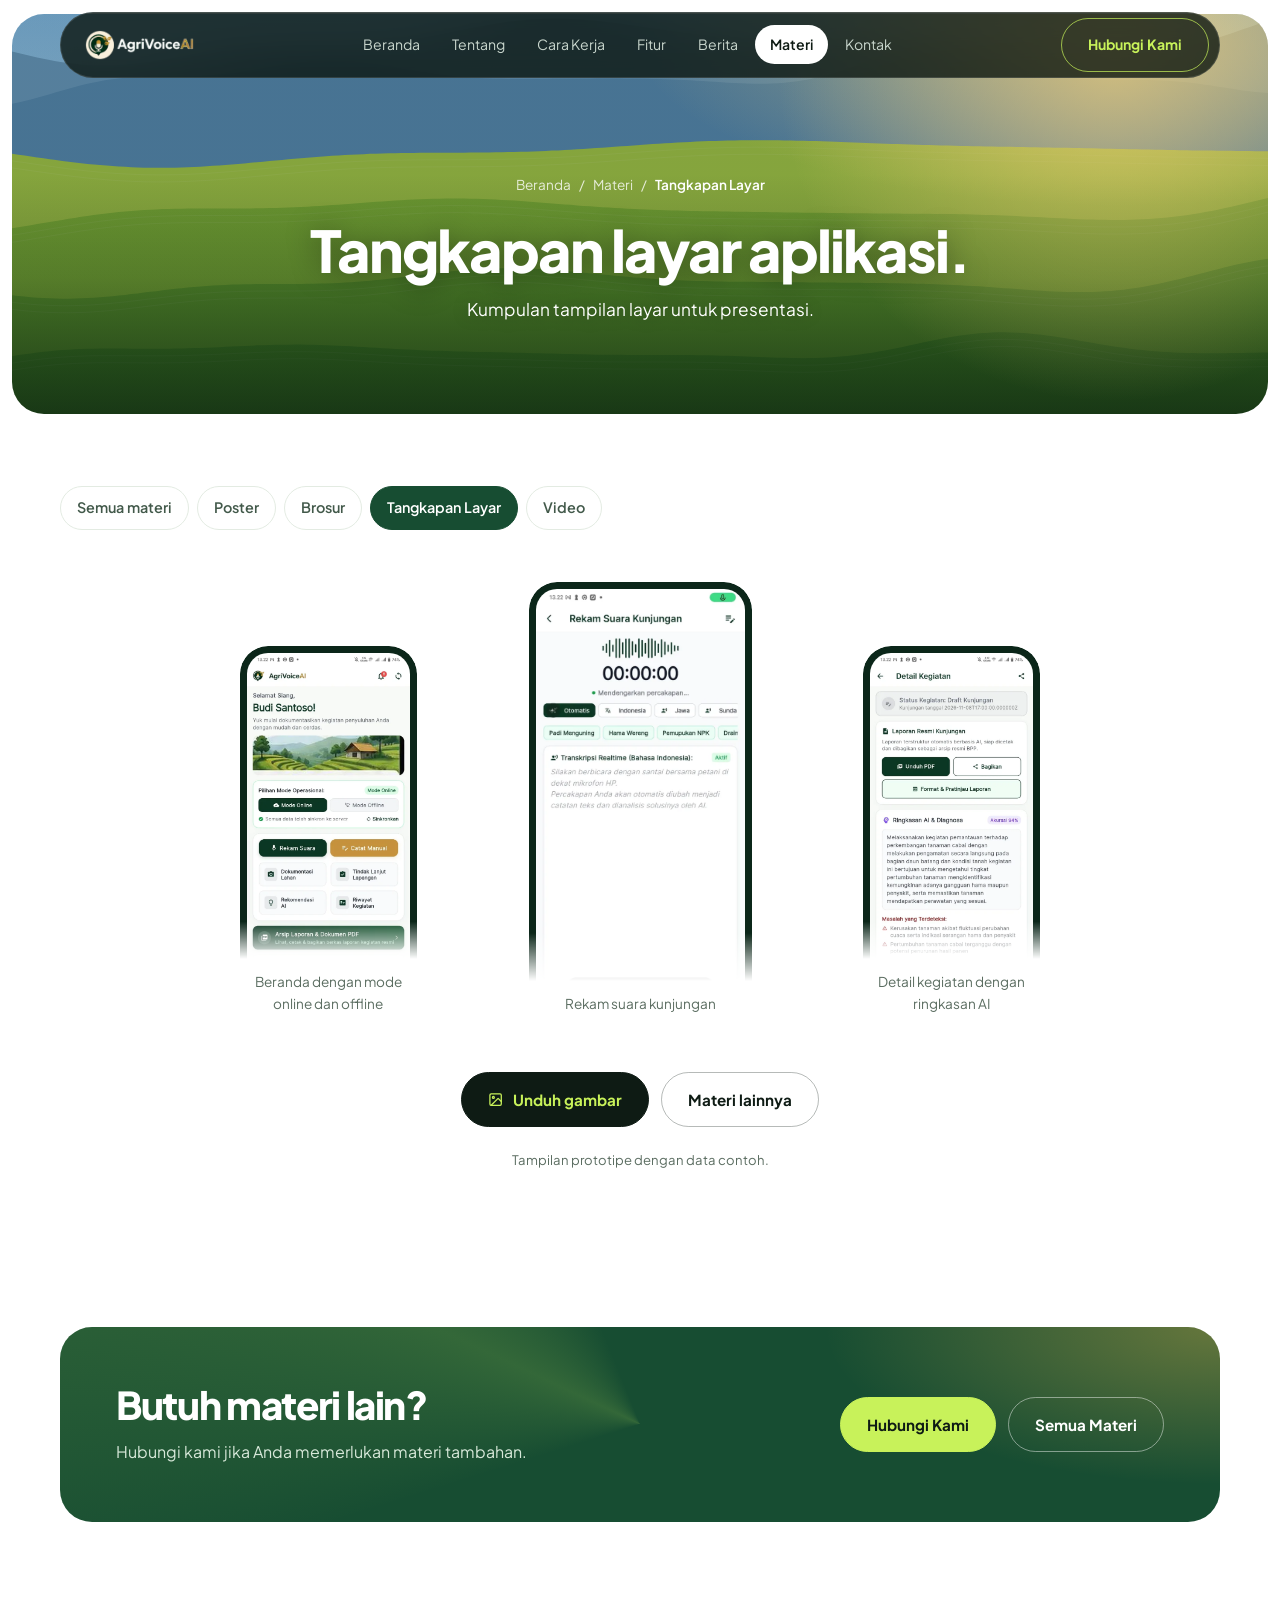
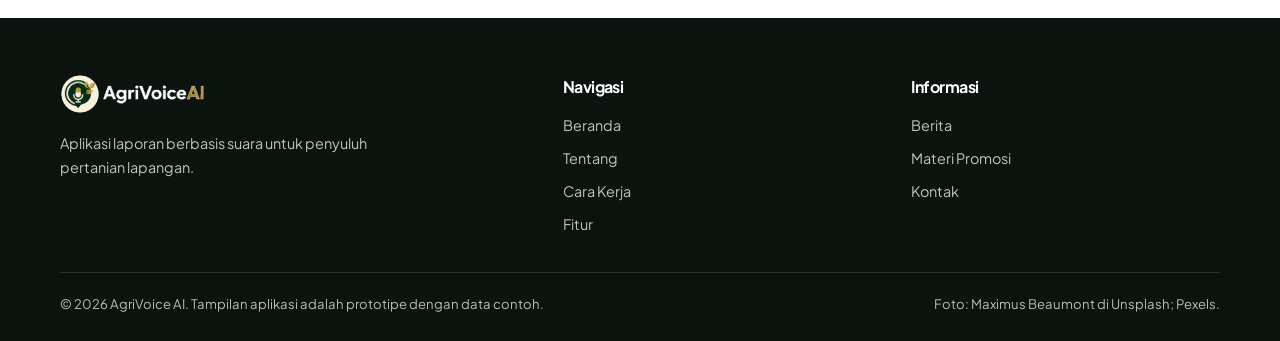
<file: tangkapan-layar.html>
<!DOCTYPE html>
<html lang="id">
<head>
<meta charset="UTF-8">
<meta name="viewport" content="width=device-width, initial-scale=1.0">
<meta name="theme-color" content="#174D32">
<meta name="description" content="Tangkapan layar aplikasi AgriVoice AI untuk presentasi.">
<title>Tangkapan Layar | Materi Promosi | AgriVoice AI</title>
<link rel="icon" href="assets/icon.png">
<link rel="preconnect" href="https://fonts.googleapis.com">
<link rel="preconnect" href="https://fonts.gstatic.com" crossorigin>
<link href="https://fonts.googleapis.com/css2?family=Plus+Jakarta+Sans:wght@400;500;600;700;800&display=swap" rel="stylesheet">
<link rel="stylesheet" href="css/style.css">
<link rel="stylesheet" href="css/motion.css">
<script>document.documentElement.classList.add('mo');setTimeout(function(){if(!window.__moPublic)document.documentElement.classList.remove('mo')},2500)</script>
</head>
<body>

<!-- Ikon (sprite). Dipakai lewat <svg class="i"><use href="#nama"/></svg> -->
<svg width="0" height="0" style="position:absolute" aria-hidden="true">
 <symbol id="i-check" viewBox="0 0 24 24"><path d="M20 6 9 17l-5-5"/></symbol>
 <symbol id="i-menu" viewBox="0 0 24 24"><path d="M3 6h18M3 12h18M3 18h18"/></symbol>
 <symbol id="i-form" viewBox="0 0 24 24"><path d="M16 4h2a2 2 0 0 1 2 2v14a2 2 0 0 1-2 2H6a2 2 0 0 1-2-2V6a2 2 0 0 1 2-2h2"/><rect x="8" y="2" width="8" height="4" rx="1"/><path d="m9 14 2 2 4-4"/></symbol>
 <symbol id="i-mic" viewBox="0 0 24 24"><path d="M12 1a3 3 0 0 0-3 3v8a3 3 0 0 0 6 0V4a3 3 0 0 0-3-3z"/><path d="M19 10v2a7 7 0 0 1-14 0v-2"/><path d="M12 19v4M8 23h8"/></symbol>
 <symbol id="i-camera" viewBox="0 0 24 24"><path d="M23 19a2 2 0 0 1-2 2H3a2 2 0 0 1-2-2V8a2 2 0 0 1 2-2h4l2-3h6l2 3h4a2 2 0 0 1 2 2z"/><circle cx="12" cy="13" r="4"/></symbol>
 <symbol id="i-diagnose" viewBox="0 0 24 24"><circle cx="11" cy="11" r="8"/><path d="m21 21-4.35-4.35M11 8v6M8 11h6"/></symbol>
 <symbol id="i-sync" viewBox="0 0 24 24"><path d="m16 16-4-4-4 4M12 12v9"/><path d="M20.4 18.4A5 5 0 0 0 18 9h-1.3A8 8 0 1 0 3 16.3"/></symbol>
 <symbol id="i-chart" viewBox="0 0 24 24"><path d="M12 20V10M18 20V4M6 20v-4"/></symbol>
 <symbol id="i-db" viewBox="0 0 24 24"><ellipse cx="12" cy="5" rx="9" ry="3"/><path d="M21 12c0 1.7-4 3-9 3s-9-1.3-9-3"/><path d="M3 5v14c0 1.7 4 3 9 3s9-1.3 9-3V5"/></symbol>
 <symbol id="i-report" viewBox="0 0 24 24"><path d="M14 2H6a2 2 0 0 0-2 2v16a2 2 0 0 0 2 2h12a2 2 0 0 0 2-2V8z"/><path d="M14 2v6h6"/><path d="m9 15 2 2 4-4"/></symbol>
 <symbol id="i-archive" viewBox="0 0 24 24"><path d="M21 8v13H3V8"/><rect x="1" y="3" width="22" height="5"/><path d="M10 12h4"/></symbol>
 <symbol id="i-calendar" viewBox="0 0 24 24"><rect x="3" y="4" width="18" height="18" rx="2"/><path d="M16 2v4M8 2v4M3 10h18"/></symbol>
 <symbol id="i-users" viewBox="0 0 24 24"><path d="M17 21v-2a4 4 0 0 0-4-4H5a4 4 0 0 0-4 4v2"/><circle cx="9" cy="7" r="4"/><path d="M23 21v-2a4 4 0 0 0-3-3.9M16 3.1a4 4 0 0 1 0 7.8"/></symbol>
 <symbol id="i-download" viewBox="0 0 24 24"><path d="M21 15v4a2 2 0 0 1-2 2H5a2 2 0 0 1-2-2v-4"/><path d="m7 10 5 5 5-5M12 15V3"/></symbol>
 <symbol id="i-play" viewBox="0 0 24 24"><path d="M6 3.5 19 12 6 20.5z" fill="currentColor"/></symbol>
 <symbol id="i-image" viewBox="0 0 24 24"><rect x="3" y="3" width="18" height="18" rx="2"/><circle cx="8.5" cy="8.5" r="1.5"/><path d="m21 15-5-5L5 21"/></symbol>
 <symbol id="i-chat" viewBox="0 0 24 24"><path d="M21 11.5a8.4 8.4 0 0 1-.9 3.8 8.5 8.5 0 0 1-7.6 4.7 8.4 8.4 0 0 1-3.8-.9L3 21l1.9-5.7a8.4 8.4 0 0 1-.9-3.8 8.5 8.5 0 0 1 4.7-7.6 8.4 8.4 0 0 1 3.8-.9h.5a8.5 8.5 0 0 1 8 8z"/></symbol>
 <symbol id="i-mail" viewBox="0 0 24 24"><path d="M4 4h16a2 2 0 0 1 2 2v12a2 2 0 0 1-2 2H4a2 2 0 0 1-2-2V6a2 2 0 0 1 2-2z"/><path d="m22 6-10 7L2 6"/></symbol>
 <symbol id="i-pin" viewBox="0 0 24 24"><path d="M21 10c0 7-9 13-9 13S3 17 3 10a9 9 0 0 1 18 0z"/><circle cx="12" cy="10" r="3"/></symbol>
</svg>

<header class="navbar">
 <div class="container nav-inner">
  <a class="brand" href="index.html" aria-label="AgriVoice AI, ke beranda"><img src="assets/logo-gelap.png" alt="AgriVoice AI" width="160" height="38"></a>
  <button class="menu-toggle" aria-label="Buka menu" aria-expanded="false" aria-controls="menu"><svg class="i"><use href="#i-menu"/></svg></button>
  <nav class="nav-links" id="menu" aria-label="Navigasi utama">
   <a href="index.html">Beranda</a><a href="tentang.html">Tentang</a><a href="cara-kerja.html">Cara Kerja</a><a href="fitur.html">Fitur</a><a href="berita.html">Berita</a><a href="materi.html" aria-current="page">Materi</a><a href="kontak.html">Kontak</a>
  </nav>
  <a class="btn nav-cta" href="kontak.html">Hubungi Kami</a>
 </div>
</header><main>
<section class="page-hero">
 <div class="container">
  <nav class="breadcrumb" aria-label="Jejak halaman"><a href="index.html">Beranda</a><span aria-hidden="true">/</span><a href="materi.html">Materi</a><span aria-hidden="true">/</span><span aria-current="page">Tangkapan Layar</span></nav>
  <h1>Tangkapan layar aplikasi.</h1>
  <p class="lead">Kumpulan tampilan layar untuk presentasi.</p>
 </div>
</section>

<section class="page-section"><div class="container"><nav class="subnav" aria-label="Jenis materi"><a href="materi.html">Semua materi</a><a href="poster.html">Poster</a><a href="brosur.html">Brosur</a><a href="tangkapan-layar.html" aria-current="page">Tangkapan Layar</a><a href="video.html">Video</a></nav><div class="shots shots-light"><figure class="shot"><div class="phone"><img src="assets/app-1.webp" alt="Beranda aplikasi dengan pilihan mode online dan offline" width="540" height="1015" loading="lazy"></div><figcaption>Beranda dengan mode online dan offline</figcaption></figure><figure class="shot"><div class="phone"><img src="assets/app-3.webp" alt="Layar rekam suara kunjungan dengan transkripsi realtime" width="540" height="1015" loading="lazy"></div><figcaption>Rekam suara kunjungan</figcaption></figure><figure class="shot"><div class="phone"><img src="assets/app-2.webp" alt="Layar detail kegiatan dengan ringkasan AI" width="540" height="1015" loading="lazy"></div><figcaption>Detail kegiatan dengan ringkasan AI</figcaption></figure></div><div class="detail-actions" style="justify-content:center;margin-top:40px"><a class="btn" href="#"><svg class="i"><use href="#i-image"/></svg>Unduh gambar</a> <a class="btn btn-outline" href="materi.html">Materi lainnya</a></div><p class="note section-foot" style="margin-top:22px">Tampilan prototipe dengan data contoh.</p></div></section>

<section class="section" style="padding-top:0">
 <div class="container">
  <div class="cta">
   <div><h2>Butuh materi lain?</h2><p>Hubungi kami jika Anda memerlukan materi tambahan.</p></div>
   <div class="cta-actions"><a class="btn btn-lime" href="kontak.html">Hubungi Kami</a><a class="btn btn-ghost-light" href="materi.html">Semua Materi</a></div>
  </div>
 </div>
</section>
</main>

<footer class="footer">
 <div class="container">
  <div class="footer-grid">
   <div><a class="brand" href="index.html" aria-label="AgriVoice AI, ke beranda"><img src="assets/logo-gelap.png" alt="AgriVoice AI" width="170" height="40"></a><p style="max-width:340px;margin-top:18px">Aplikasi laporan berbasis suara untuk penyuluh pertanian lapangan.</p></div>
   <div><h4>Navigasi</h4><div class="footer-links"><a href="index.html">Beranda</a><a href="tentang.html">Tentang</a><a href="cara-kerja.html">Cara Kerja</a><a href="fitur.html">Fitur</a></div></div>
   <div><h4>Informasi</h4><div class="footer-links"><a href="berita.html">Berita</a><a href="materi.html">Materi Promosi</a><a href="kontak.html">Kontak</a></div></div>
  </div>
  <div class="copyright">
   <span>&copy; 2026 AgriVoice AI. Tampilan aplikasi adalah prototipe dengan data contoh.</span>
   <span>Foto: Maximus Beaumont di Unsplash; Pexels.</span>
  </div>
 </div>
</footer>

<script src="js/main.js"></script>
<script src="js/motion.js"></script>
</body>
</html>
</file>
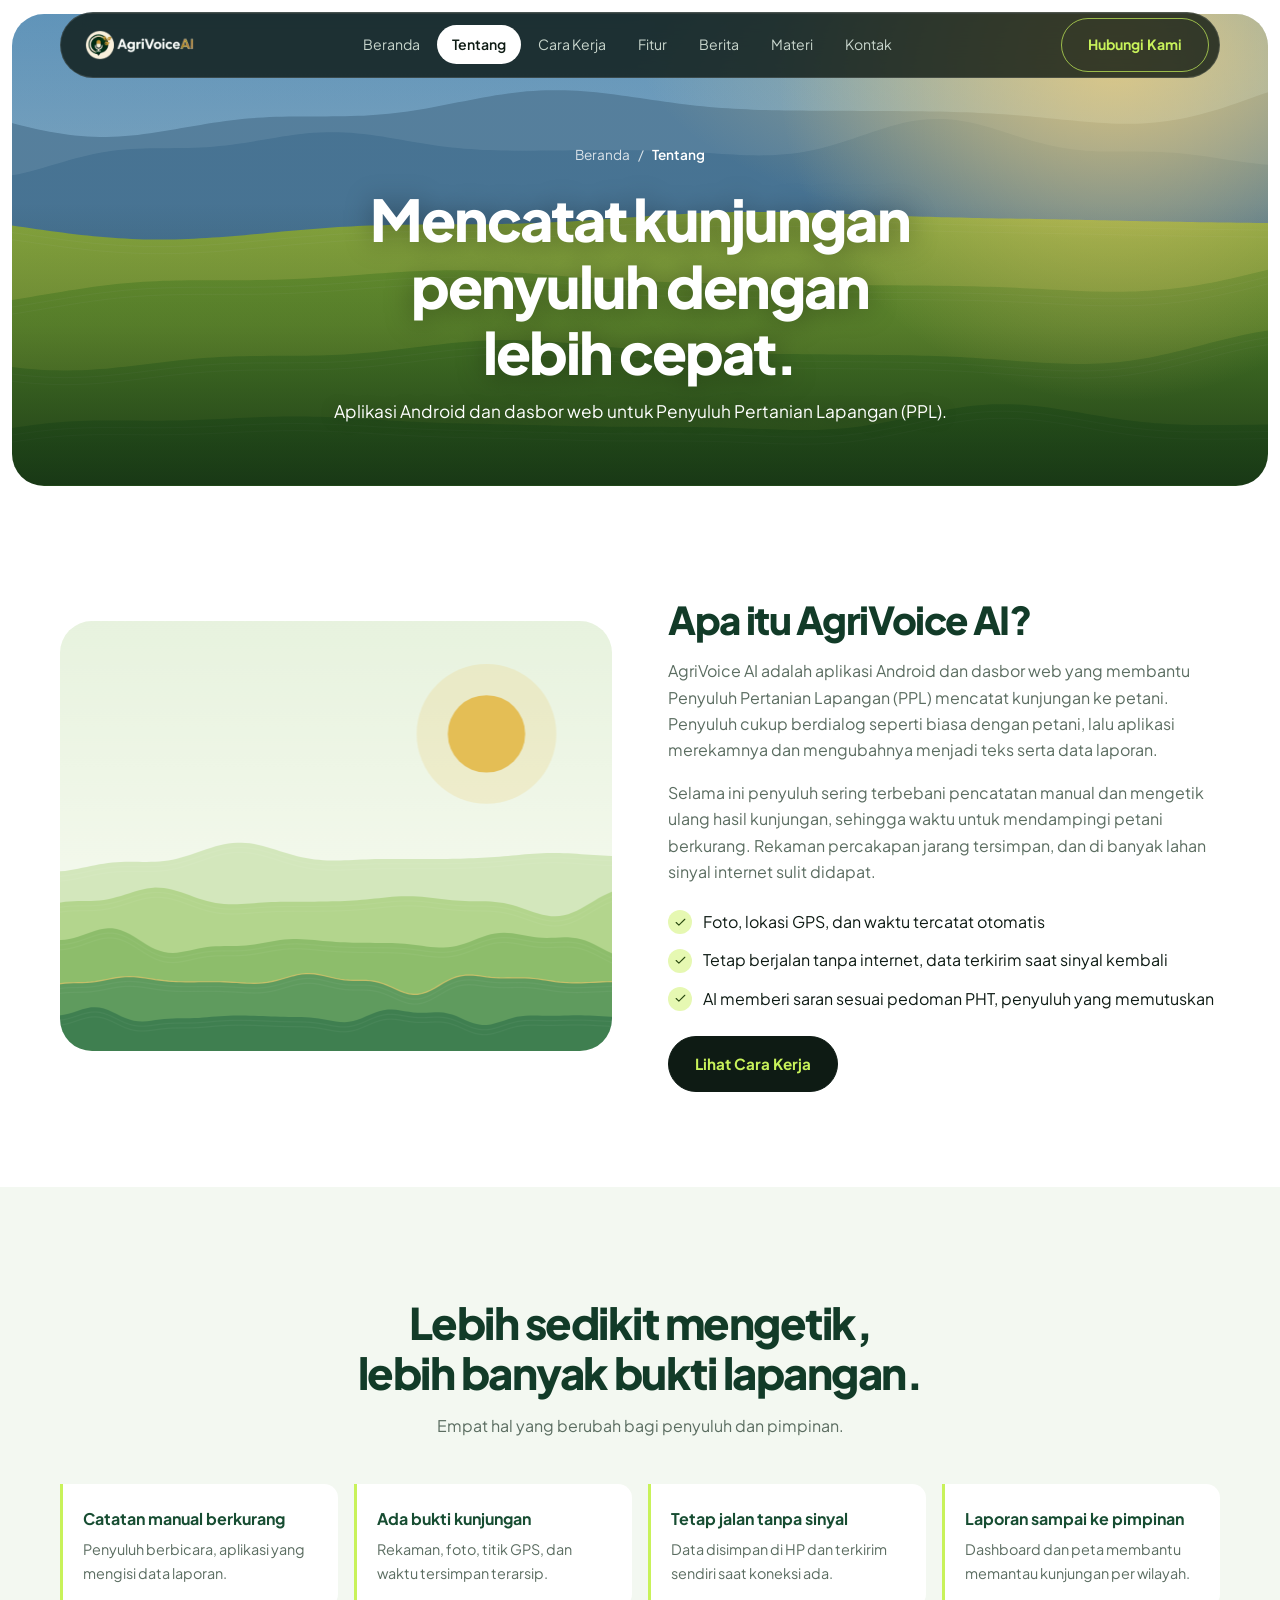
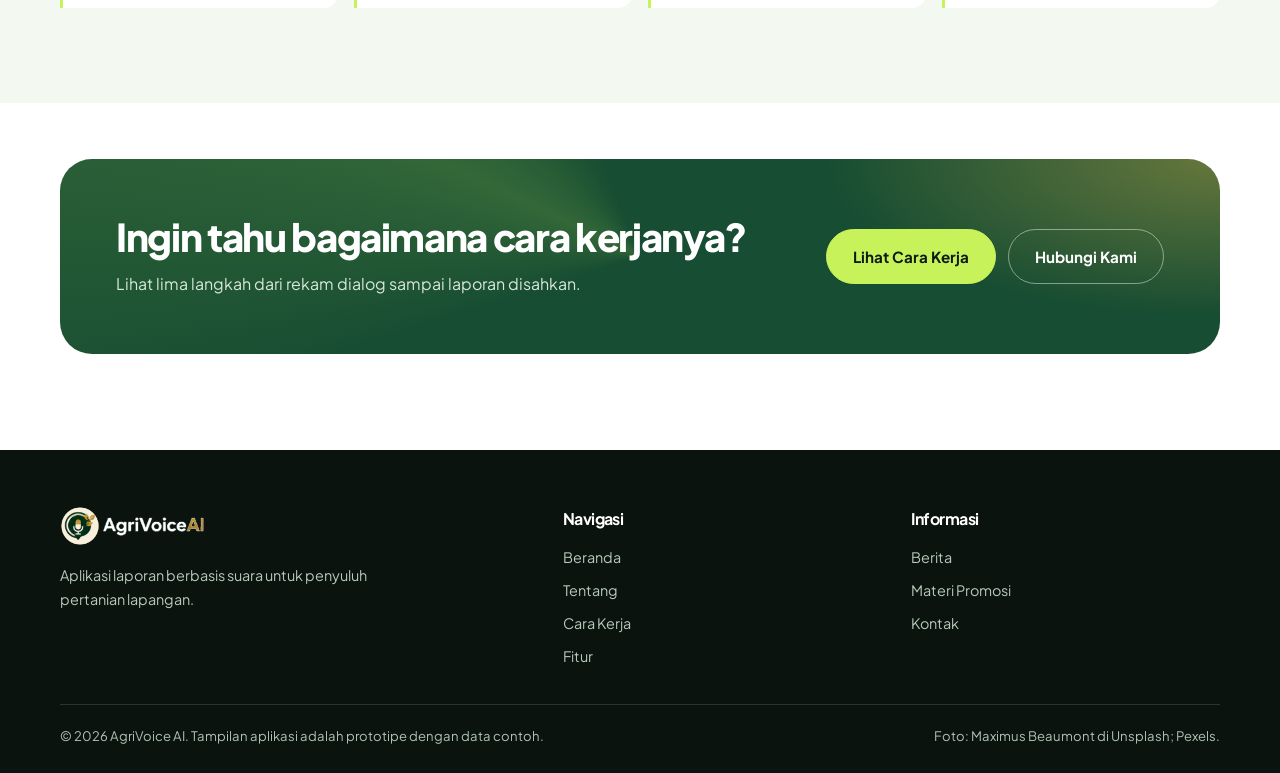
<file: tentang.html>
<!DOCTYPE html>
<html lang="id">
<head>
<meta charset="UTF-8">
<meta name="viewport" content="width=device-width, initial-scale=1.0">
<meta name="theme-color" content="#174D32">
<meta name="description" content="Tentang AgriVoice AI: aplikasi dan dasbor web yang membantu penyuluh pertanian lapangan mencatat kunjungan ke petani.">
<title>Tentang | AgriVoice AI</title>
<link rel="icon" href="assets/icon.png">
<link rel="preconnect" href="https://fonts.googleapis.com">
<link rel="preconnect" href="https://fonts.gstatic.com" crossorigin>
<link href="https://fonts.googleapis.com/css2?family=Plus+Jakarta+Sans:wght@400;500;600;700;800&display=swap" rel="stylesheet">
<link rel="stylesheet" href="css/style.css">
<link rel="stylesheet" href="css/motion.css">
<script>document.documentElement.classList.add('mo');setTimeout(function(){if(!window.__moPublic)document.documentElement.classList.remove('mo')},2500)</script>
</head>
<body>

<!-- Ikon (sprite). Dipakai lewat <svg class="i"><use href="#nama"/></svg> -->
<svg width="0" height="0" style="position:absolute" aria-hidden="true">
 <symbol id="i-check" viewBox="0 0 24 24"><path d="M20 6 9 17l-5-5"/></symbol>
 <symbol id="i-menu" viewBox="0 0 24 24"><path d="M3 6h18M3 12h18M3 18h18"/></symbol>
 <symbol id="i-form" viewBox="0 0 24 24"><path d="M16 4h2a2 2 0 0 1 2 2v14a2 2 0 0 1-2 2H6a2 2 0 0 1-2-2V6a2 2 0 0 1 2-2h2"/><rect x="8" y="2" width="8" height="4" rx="1"/><path d="m9 14 2 2 4-4"/></symbol>
 <symbol id="i-mic" viewBox="0 0 24 24"><path d="M12 1a3 3 0 0 0-3 3v8a3 3 0 0 0 6 0V4a3 3 0 0 0-3-3z"/><path d="M19 10v2a7 7 0 0 1-14 0v-2"/><path d="M12 19v4M8 23h8"/></symbol>
 <symbol id="i-camera" viewBox="0 0 24 24"><path d="M23 19a2 2 0 0 1-2 2H3a2 2 0 0 1-2-2V8a2 2 0 0 1 2-2h4l2-3h6l2 3h4a2 2 0 0 1 2 2z"/><circle cx="12" cy="13" r="4"/></symbol>
 <symbol id="i-diagnose" viewBox="0 0 24 24"><circle cx="11" cy="11" r="8"/><path d="m21 21-4.35-4.35M11 8v6M8 11h6"/></symbol>
 <symbol id="i-sync" viewBox="0 0 24 24"><path d="m16 16-4-4-4 4M12 12v9"/><path d="M20.4 18.4A5 5 0 0 0 18 9h-1.3A8 8 0 1 0 3 16.3"/></symbol>
 <symbol id="i-chart" viewBox="0 0 24 24"><path d="M12 20V10M18 20V4M6 20v-4"/></symbol>
 <symbol id="i-db" viewBox="0 0 24 24"><ellipse cx="12" cy="5" rx="9" ry="3"/><path d="M21 12c0 1.7-4 3-9 3s-9-1.3-9-3"/><path d="M3 5v14c0 1.7 4 3 9 3s9-1.3 9-3V5"/></symbol>
 <symbol id="i-report" viewBox="0 0 24 24"><path d="M14 2H6a2 2 0 0 0-2 2v16a2 2 0 0 0 2 2h12a2 2 0 0 0 2-2V8z"/><path d="M14 2v6h6"/><path d="m9 15 2 2 4-4"/></symbol>
 <symbol id="i-archive" viewBox="0 0 24 24"><path d="M21 8v13H3V8"/><rect x="1" y="3" width="22" height="5"/><path d="M10 12h4"/></symbol>
 <symbol id="i-calendar" viewBox="0 0 24 24"><rect x="3" y="4" width="18" height="18" rx="2"/><path d="M16 2v4M8 2v4M3 10h18"/></symbol>
 <symbol id="i-users" viewBox="0 0 24 24"><path d="M17 21v-2a4 4 0 0 0-4-4H5a4 4 0 0 0-4 4v2"/><circle cx="9" cy="7" r="4"/><path d="M23 21v-2a4 4 0 0 0-3-3.9M16 3.1a4 4 0 0 1 0 7.8"/></symbol>
 <symbol id="i-download" viewBox="0 0 24 24"><path d="M21 15v4a2 2 0 0 1-2 2H5a2 2 0 0 1-2-2v-4"/><path d="m7 10 5 5 5-5M12 15V3"/></symbol>
 <symbol id="i-play" viewBox="0 0 24 24"><path d="M6 3.5 19 12 6 20.5z" fill="currentColor"/></symbol>
 <symbol id="i-image" viewBox="0 0 24 24"><rect x="3" y="3" width="18" height="18" rx="2"/><circle cx="8.5" cy="8.5" r="1.5"/><path d="m21 15-5-5L5 21"/></symbol>
 <symbol id="i-chat" viewBox="0 0 24 24"><path d="M21 11.5a8.4 8.4 0 0 1-.9 3.8 8.5 8.5 0 0 1-7.6 4.7 8.4 8.4 0 0 1-3.8-.9L3 21l1.9-5.7a8.4 8.4 0 0 1-.9-3.8 8.5 8.5 0 0 1 4.7-7.6 8.4 8.4 0 0 1 3.8-.9h.5a8.5 8.5 0 0 1 8 8z"/></symbol>
 <symbol id="i-mail" viewBox="0 0 24 24"><path d="M4 4h16a2 2 0 0 1 2 2v12a2 2 0 0 1-2 2H4a2 2 0 0 1-2-2V6a2 2 0 0 1 2-2z"/><path d="m22 6-10 7L2 6"/></symbol>
 <symbol id="i-pin" viewBox="0 0 24 24"><path d="M21 10c0 7-9 13-9 13S3 17 3 10a9 9 0 0 1 18 0z"/><circle cx="12" cy="10" r="3"/></symbol>
</svg>

<header class="navbar">
 <div class="container nav-inner">
  <a class="brand" href="index.html" aria-label="AgriVoice AI, ke beranda"><img src="assets/logo-gelap.png" alt="AgriVoice AI" width="160" height="38"></a>
  <button class="menu-toggle" aria-label="Buka menu" aria-expanded="false" aria-controls="menu"><svg class="i"><use href="#i-menu"/></svg></button>
  <nav class="nav-links" id="menu" aria-label="Navigasi utama">
   <a href="index.html">Beranda</a><a href="tentang.html" aria-current="page">Tentang</a><a href="cara-kerja.html">Cara Kerja</a><a href="fitur.html">Fitur</a><a href="berita.html">Berita</a><a href="materi.html">Materi</a><a href="kontak.html">Kontak</a>
  </nav>
  <a class="btn nav-cta" href="kontak.html">Hubungi Kami</a>
 </div>
</header><main>
<section class="page-hero">
 <div class="container">
  <nav class="breadcrumb" aria-label="Jejak halaman"><a href="index.html">Beranda</a><span aria-hidden="true">/</span><span aria-current="page">Tentang</span></nav>
  <h1>Mencatat kunjungan penyuluh dengan lebih cepat.</h1>
  <p class="lead">Aplikasi Android dan dasbor web untuk Penyuluh Pertanian Lapangan (PPL).</p>
 </div>
</section>

<section class="section">
 <div class="container about-grid">
  <!-- FOTO 2: petani menanam padi, Yogyakarta (Pexels) -->
  <div class="about-image"><img src="https://images.pexels.com/photos/35544010/pexels-photo-35544010/free-photo-of-indonesian-farmer-planting-rice-in-jogja-field.jpeg?auto=compress&cs=tinysrgb&w=1100" alt="Petani menanam padi di sawah" width="1100" height="760" loading="lazy" onerror="this.remove()"></div>
  <div class="about-copy">
   <h2>Apa itu AgriVoice AI?</h2>
   <p>AgriVoice AI adalah aplikasi Android dan dasbor web yang membantu Penyuluh Pertanian Lapangan (PPL) mencatat kunjungan ke petani. Penyuluh cukup berdialog seperti biasa dengan petani, lalu aplikasi merekamnya dan mengubahnya menjadi teks serta data laporan.</p>
   <p>Selama ini penyuluh sering terbebani pencatatan manual dan mengetik ulang hasil kunjungan, sehingga waktu untuk mendampingi petani berkurang. Rekaman percakapan jarang tersimpan, dan di banyak lahan sinyal internet sulit didapat.</p>
   <ul class="check-list">
    <li><span><svg class="i"><use href="#i-check"/></svg></span>Foto, lokasi GPS, dan waktu tercatat otomatis</li>
    <li><span><svg class="i"><use href="#i-check"/></svg></span>Tetap berjalan tanpa internet, data terkirim saat sinyal kembali</li>
    <li><span><svg class="i"><use href="#i-check"/></svg></span>AI memberi saran sesuai pedoman PHT, penyuluh yang memutuskan</li>
   </ul>
   <a class="btn" href="cara-kerja.html">Lihat Cara Kerja</a>
  </div>
 </div>
</section>

<section class="section section-soft">
 <div class="container">
  <div class="section-head"><h2>Lebih sedikit mengetik, lebih banyak bukti lapangan.</h2><p>Empat hal yang berubah bagi penyuluh dan pimpinan.</p></div>
  <div class="why-grid">
   <div class="why-item"><strong>Catatan manual berkurang</strong><p>Penyuluh berbicara, aplikasi yang mengisi data laporan.</p></div>
   <div class="why-item"><strong>Ada bukti kunjungan</strong><p>Rekaman, foto, titik GPS, dan waktu tersimpan terarsip.</p></div>
   <div class="why-item"><strong>Tetap jalan tanpa sinyal</strong><p>Data disimpan di HP dan terkirim sendiri saat koneksi ada.</p></div>
   <div class="why-item"><strong>Laporan sampai ke pimpinan</strong><p>Dashboard dan peta membantu memantau kunjungan per wilayah.</p></div>
  </div>
 </div>
</section>

<section class="section" style="padding-top:0">
 <div class="container">
  <div class="cta">
   <div><h2>Ingin tahu bagaimana cara kerjanya?</h2><p>Lihat lima langkah dari rekam dialog sampai laporan disahkan.</p></div>
   <div class="cta-actions"><a class="btn btn-lime" href="cara-kerja.html">Lihat Cara Kerja</a><a class="btn btn-ghost-light" href="kontak.html">Hubungi Kami</a></div>
  </div>
 </div>
</section>
</main>

<footer class="footer">
 <div class="container">
  <div class="footer-grid">
   <div><a class="brand" href="index.html" aria-label="AgriVoice AI, ke beranda"><img src="assets/logo-gelap.png" alt="AgriVoice AI" width="170" height="40"></a><p style="max-width:340px;margin-top:18px">Aplikasi laporan berbasis suara untuk penyuluh pertanian lapangan.</p></div>
   <div><h4>Navigasi</h4><div class="footer-links"><a href="index.html">Beranda</a><a href="tentang.html">Tentang</a><a href="cara-kerja.html">Cara Kerja</a><a href="fitur.html">Fitur</a></div></div>
   <div><h4>Informasi</h4><div class="footer-links"><a href="berita.html">Berita</a><a href="materi.html">Materi Promosi</a><a href="kontak.html">Kontak</a></div></div>
  </div>
  <div class="copyright">
   <span>&copy; 2026 AgriVoice AI. Tampilan aplikasi adalah prototipe dengan data contoh.</span>
   <span>Foto: Maximus Beaumont di Unsplash; Pexels.</span>
  </div>
 </div>
</footer>

<script src="js/main.js"></script>
<script src="js/motion.js"></script>
</body>
</html>
</file>
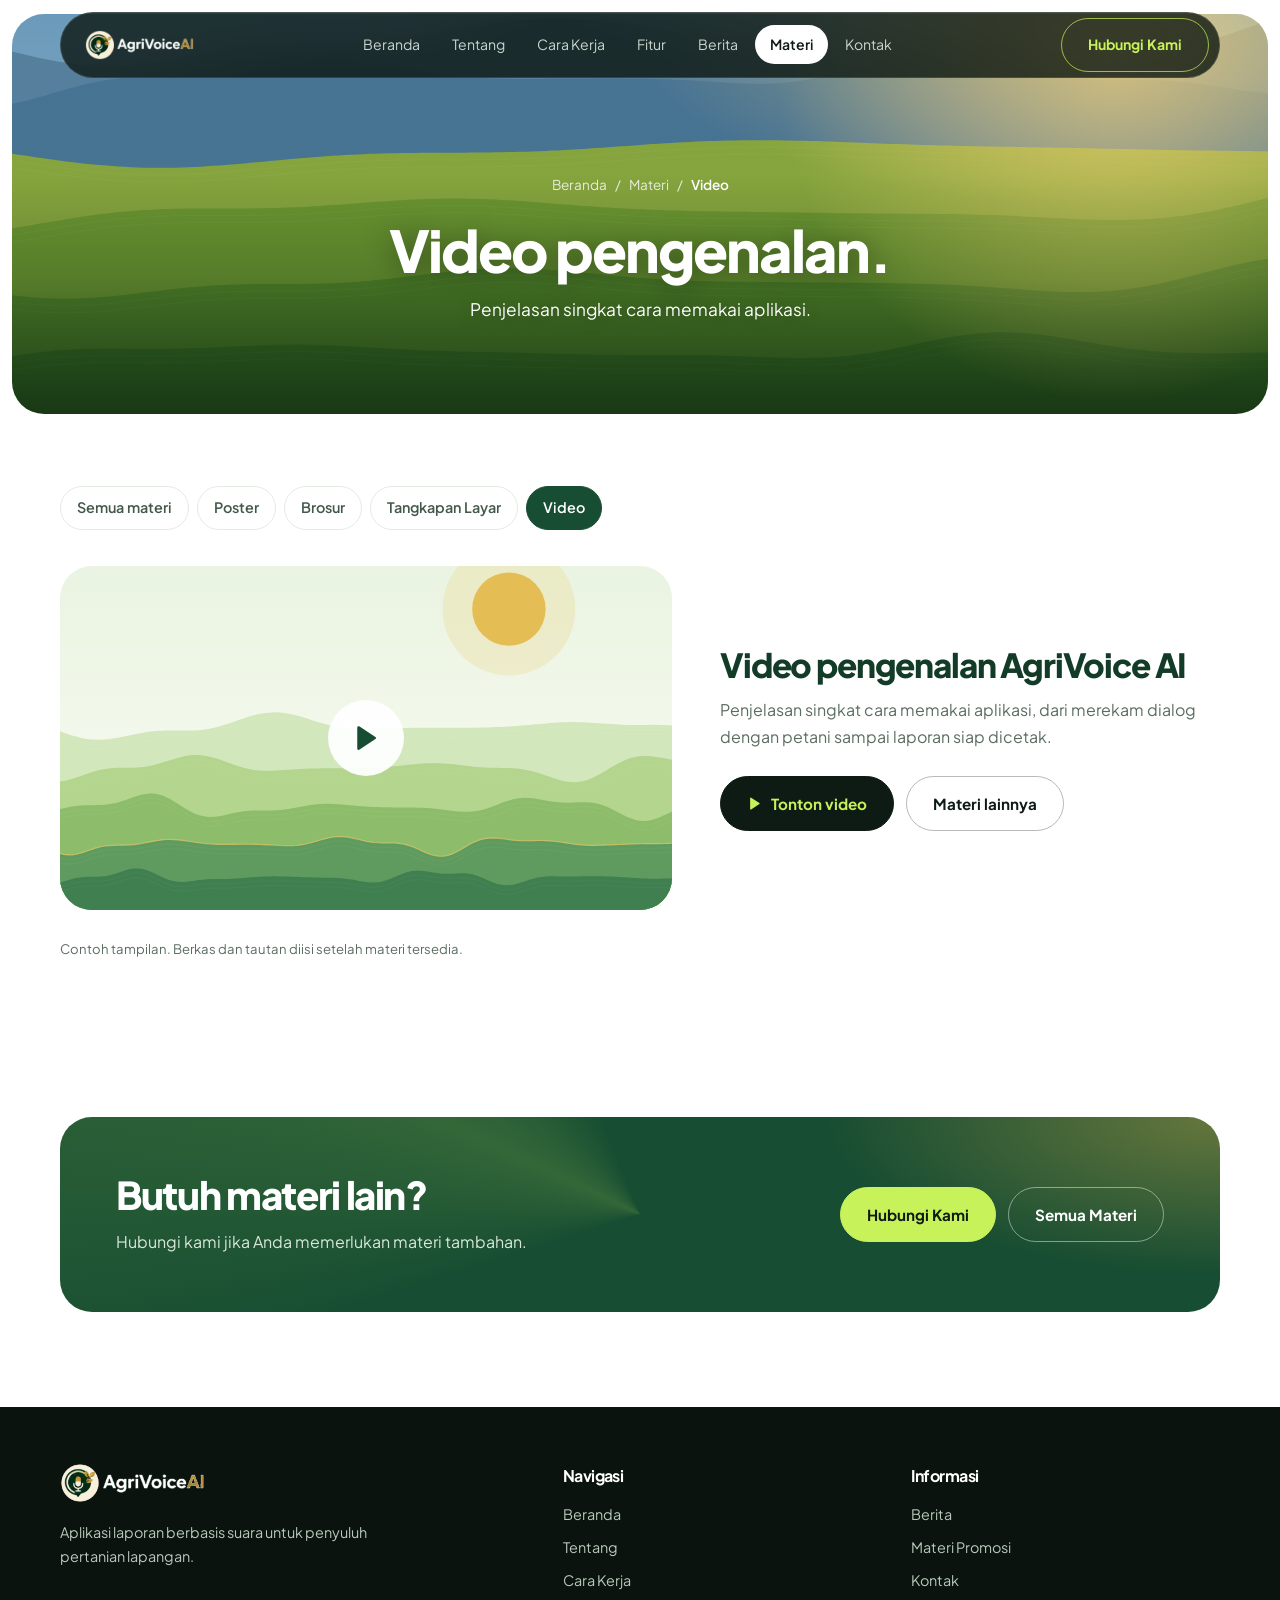
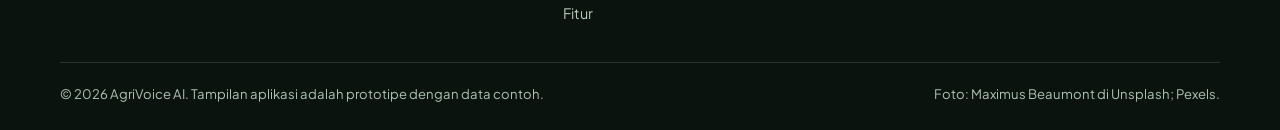
<file: video.html>
<!DOCTYPE html>
<html lang="id">
<head>
<meta charset="UTF-8">
<meta name="viewport" content="width=device-width, initial-scale=1.0">
<meta name="theme-color" content="#174D32">
<meta name="description" content="Tonton video pengenalan AgriVoice AI.">
<title>Video | Materi Promosi | AgriVoice AI</title>
<link rel="icon" href="assets/icon.png">
<link rel="preconnect" href="https://fonts.googleapis.com">
<link rel="preconnect" href="https://fonts.gstatic.com" crossorigin>
<link href="https://fonts.googleapis.com/css2?family=Plus+Jakarta+Sans:wght@400;500;600;700;800&display=swap" rel="stylesheet">
<link rel="stylesheet" href="css/style.css">
<link rel="stylesheet" href="css/motion.css">
<script>document.documentElement.classList.add('mo');setTimeout(function(){if(!window.__moPublic)document.documentElement.classList.remove('mo')},2500)</script>
</head>
<body>

<!-- Ikon (sprite). Dipakai lewat <svg class="i"><use href="#nama"/></svg> -->
<svg width="0" height="0" style="position:absolute" aria-hidden="true">
 <symbol id="i-check" viewBox="0 0 24 24"><path d="M20 6 9 17l-5-5"/></symbol>
 <symbol id="i-menu" viewBox="0 0 24 24"><path d="M3 6h18M3 12h18M3 18h18"/></symbol>
 <symbol id="i-form" viewBox="0 0 24 24"><path d="M16 4h2a2 2 0 0 1 2 2v14a2 2 0 0 1-2 2H6a2 2 0 0 1-2-2V6a2 2 0 0 1 2-2h2"/><rect x="8" y="2" width="8" height="4" rx="1"/><path d="m9 14 2 2 4-4"/></symbol>
 <symbol id="i-mic" viewBox="0 0 24 24"><path d="M12 1a3 3 0 0 0-3 3v8a3 3 0 0 0 6 0V4a3 3 0 0 0-3-3z"/><path d="M19 10v2a7 7 0 0 1-14 0v-2"/><path d="M12 19v4M8 23h8"/></symbol>
 <symbol id="i-camera" viewBox="0 0 24 24"><path d="M23 19a2 2 0 0 1-2 2H3a2 2 0 0 1-2-2V8a2 2 0 0 1 2-2h4l2-3h6l2 3h4a2 2 0 0 1 2 2z"/><circle cx="12" cy="13" r="4"/></symbol>
 <symbol id="i-diagnose" viewBox="0 0 24 24"><circle cx="11" cy="11" r="8"/><path d="m21 21-4.35-4.35M11 8v6M8 11h6"/></symbol>
 <symbol id="i-sync" viewBox="0 0 24 24"><path d="m16 16-4-4-4 4M12 12v9"/><path d="M20.4 18.4A5 5 0 0 0 18 9h-1.3A8 8 0 1 0 3 16.3"/></symbol>
 <symbol id="i-chart" viewBox="0 0 24 24"><path d="M12 20V10M18 20V4M6 20v-4"/></symbol>
 <symbol id="i-db" viewBox="0 0 24 24"><ellipse cx="12" cy="5" rx="9" ry="3"/><path d="M21 12c0 1.7-4 3-9 3s-9-1.3-9-3"/><path d="M3 5v14c0 1.7 4 3 9 3s9-1.3 9-3V5"/></symbol>
 <symbol id="i-report" viewBox="0 0 24 24"><path d="M14 2H6a2 2 0 0 0-2 2v16a2 2 0 0 0 2 2h12a2 2 0 0 0 2-2V8z"/><path d="M14 2v6h6"/><path d="m9 15 2 2 4-4"/></symbol>
 <symbol id="i-archive" viewBox="0 0 24 24"><path d="M21 8v13H3V8"/><rect x="1" y="3" width="22" height="5"/><path d="M10 12h4"/></symbol>
 <symbol id="i-calendar" viewBox="0 0 24 24"><rect x="3" y="4" width="18" height="18" rx="2"/><path d="M16 2v4M8 2v4M3 10h18"/></symbol>
 <symbol id="i-users" viewBox="0 0 24 24"><path d="M17 21v-2a4 4 0 0 0-4-4H5a4 4 0 0 0-4 4v2"/><circle cx="9" cy="7" r="4"/><path d="M23 21v-2a4 4 0 0 0-3-3.9M16 3.1a4 4 0 0 1 0 7.8"/></symbol>
 <symbol id="i-download" viewBox="0 0 24 24"><path d="M21 15v4a2 2 0 0 1-2 2H5a2 2 0 0 1-2-2v-4"/><path d="m7 10 5 5 5-5M12 15V3"/></symbol>
 <symbol id="i-play" viewBox="0 0 24 24"><path d="M6 3.5 19 12 6 20.5z" fill="currentColor"/></symbol>
 <symbol id="i-image" viewBox="0 0 24 24"><rect x="3" y="3" width="18" height="18" rx="2"/><circle cx="8.5" cy="8.5" r="1.5"/><path d="m21 15-5-5L5 21"/></symbol>
 <symbol id="i-chat" viewBox="0 0 24 24"><path d="M21 11.5a8.4 8.4 0 0 1-.9 3.8 8.5 8.5 0 0 1-7.6 4.7 8.4 8.4 0 0 1-3.8-.9L3 21l1.9-5.7a8.4 8.4 0 0 1-.9-3.8 8.5 8.5 0 0 1 4.7-7.6 8.4 8.4 0 0 1 3.8-.9h.5a8.5 8.5 0 0 1 8 8z"/></symbol>
 <symbol id="i-mail" viewBox="0 0 24 24"><path d="M4 4h16a2 2 0 0 1 2 2v12a2 2 0 0 1-2 2H4a2 2 0 0 1-2-2V6a2 2 0 0 1 2-2z"/><path d="m22 6-10 7L2 6"/></symbol>
 <symbol id="i-pin" viewBox="0 0 24 24"><path d="M21 10c0 7-9 13-9 13S3 17 3 10a9 9 0 0 1 18 0z"/><circle cx="12" cy="10" r="3"/></symbol>
</svg>

<header class="navbar">
 <div class="container nav-inner">
  <a class="brand" href="index.html" aria-label="AgriVoice AI, ke beranda"><img src="assets/logo-gelap.png" alt="AgriVoice AI" width="160" height="38"></a>
  <button class="menu-toggle" aria-label="Buka menu" aria-expanded="false" aria-controls="menu"><svg class="i"><use href="#i-menu"/></svg></button>
  <nav class="nav-links" id="menu" aria-label="Navigasi utama">
   <a href="index.html">Beranda</a><a href="tentang.html">Tentang</a><a href="cara-kerja.html">Cara Kerja</a><a href="fitur.html">Fitur</a><a href="berita.html">Berita</a><a href="materi.html" aria-current="page">Materi</a><a href="kontak.html">Kontak</a>
  </nav>
  <a class="btn nav-cta" href="kontak.html">Hubungi Kami</a>
 </div>
</header><main>
<section class="page-hero">
 <div class="container">
  <nav class="breadcrumb" aria-label="Jejak halaman"><a href="index.html">Beranda</a><span aria-hidden="true">/</span><a href="materi.html">Materi</a><span aria-hidden="true">/</span><span aria-current="page">Video</span></nav>
  <h1>Video pengenalan.</h1>
  <p class="lead">Penjelasan singkat cara memakai aplikasi.</p>
 </div>
</section>

<section class="page-section"><div class="container"><nav class="subnav" aria-label="Jenis materi"><a href="materi.html">Semua materi</a><a href="poster.html">Poster</a><a href="brosur.html">Brosur</a><a href="tangkapan-layar.html">Tangkapan Layar</a><a href="video.html" aria-current="page">Video</a></nav><div class="detail"><div class="detail-media video"><img src="https://images.unsplash.com/photo-1746964246729-3bcad599e959?auto=format&fit=crop&w=1200&q=75" alt="Pratinjau video pengenalan AgriVoice AI" width="1200" height="675" onerror="this.remove()"><span class="play"><svg class="i"><use href="#i-play"/></svg></span></div><div class="detail-copy"><h2>Video pengenalan AgriVoice AI</h2><p>Penjelasan singkat cara memakai aplikasi, dari merekam dialog dengan petani sampai laporan siap dicetak.</p><div class="detail-actions"><a class="btn" href="#"><svg class="i"><use href="#i-play"/></svg>Tonton video</a> <a class="btn btn-outline" href="materi.html">Materi lainnya</a></div></div></div><p class="note" style="margin-top:28px">Contoh tampilan. Berkas dan tautan diisi setelah materi tersedia.</p></div></section>

<section class="section" style="padding-top:0">
 <div class="container">
  <div class="cta">
   <div><h2>Butuh materi lain?</h2><p>Hubungi kami jika Anda memerlukan materi tambahan.</p></div>
   <div class="cta-actions"><a class="btn btn-lime" href="kontak.html">Hubungi Kami</a><a class="btn btn-ghost-light" href="materi.html">Semua Materi</a></div>
  </div>
 </div>
</section>
</main>

<footer class="footer">
 <div class="container">
  <div class="footer-grid">
   <div><a class="brand" href="index.html" aria-label="AgriVoice AI, ke beranda"><img src="assets/logo-gelap.png" alt="AgriVoice AI" width="170" height="40"></a><p style="max-width:340px;margin-top:18px">Aplikasi laporan berbasis suara untuk penyuluh pertanian lapangan.</p></div>
   <div><h4>Navigasi</h4><div class="footer-links"><a href="index.html">Beranda</a><a href="tentang.html">Tentang</a><a href="cara-kerja.html">Cara Kerja</a><a href="fitur.html">Fitur</a></div></div>
   <div><h4>Informasi</h4><div class="footer-links"><a href="berita.html">Berita</a><a href="materi.html">Materi Promosi</a><a href="kontak.html">Kontak</a></div></div>
  </div>
  <div class="copyright">
   <span>&copy; 2026 AgriVoice AI. Tampilan aplikasi adalah prototipe dengan data contoh.</span>
   <span>Foto: Maximus Beaumont di Unsplash; Pexels.</span>
  </div>
 </div>
</footer>

<script src="js/main.js"></script>
<script src="js/motion.js"></script>
</body>
</html>
</file>
<file: css/style.css>
:root{
  --green-900:#123B28;
  --green-800:#174D32;
  --green-700:#236641;
  --green-600:#2E8050;
  --green-100:#DDF2D8;
  --green-50:#F3F8F1;
  --lime:#B9DB75;
  --ink:#183326;
  --muted:#5B6D61;
  --white:#FFFFFF;
  --line:#E3EBE2;
  --shadow:0 18px 50px rgba(18,59,40,.10);
  --radius:22px;
}
*{box-sizing:border-box}
html{scroll-behavior:smooth;scroll-padding-top:88px}
body{margin:0;font-family:Inter,ui-sans-serif,system-ui,-apple-system,"Segoe UI",sans-serif;color:var(--ink);background:#fff;line-height:1.65}
h1,h2,h3,h4,p{margin-top:0}
h1,h2,h3{font-family:Poppins,Inter,ui-sans-serif,system-ui,sans-serif;line-height:1.15;letter-spacing:-.03em;text-wrap:balance}
a{color:inherit;text-decoration:none}
img{display:block;max-width:100%}
svg.i{width:1em;height:1em;fill:none;stroke:currentColor;stroke-width:2;stroke-linecap:round;stroke-linejoin:round;flex:none}
:focus-visible{outline:3px solid var(--green-600);outline-offset:3px;border-radius:6px}
.container{width:min(1160px,calc(100% - 40px));margin:auto}

/* Navbar */
.navbar{position:sticky;top:0;z-index:20;background:rgba(255,255,255,.94);backdrop-filter:blur(14px);border-bottom:1px solid var(--line)}
.nav-inner{height:76px;display:flex;align-items:center;justify-content:space-between;gap:24px}
.brand img{height:38px;width:auto}
.nav-links{display:flex;align-items:center;gap:26px;font-size:.9rem;color:#42594A}
.nav-links a:hover{color:var(--green-600)}
.btn{display:inline-flex;align-items:center;justify-content:center;gap:9px;padding:13px 20px;border-radius:12px;background:var(--green-800);color:white;font-weight:600;font-size:.95rem;border:1px solid var(--green-800);transition:background .2s,border-color .2s;cursor:pointer}
.btn:hover{background:var(--green-700)}
.btn-outline{background:transparent;color:var(--green-800);border-color:#A9C5AE}
.btn-outline:hover{background:var(--green-50)}
.btn-lime{background:var(--lime);border-color:var(--lime);color:var(--green-900)}
.btn-lime:hover{background:#c8e48d}
.btn-ghost-light{background:transparent;border-color:rgba(255,255,255,.4);color:#fff}
.btn-ghost-light:hover{background:rgba(255,255,255,.1)}
.btn-sm{padding:10px 15px;font-size:.88rem}
.menu-toggle{display:none;border:0;background:var(--green-50);color:var(--green-800);border-radius:10px;padding:10px;font-size:22px;cursor:pointer}

/* Hero */
.hero{padding:72px 0 88px;background:linear-gradient(180deg,#F7FAF5 0%,#fff 100%);overflow:hidden}
.hero-grid{display:grid;grid-template-columns:1fr 1.05fr;align-items:center;gap:54px}
.eyebrow{display:inline-flex;align-items:center;gap:8px;color:var(--green-700);background:var(--green-100);padding:7px 13px;border-radius:99px;font-size:.8rem;font-weight:600}
.eyebrow:before{content:"";width:7px;height:7px;border-radius:50%;background:var(--green-600)}
.hero h1{font-size:clamp(2.4rem,4.2vw,3.6rem);color:var(--green-900);margin:20px 0}
.lead{font-size:1.08rem;color:var(--muted);max-width:540px}
.hero-actions{display:flex;gap:12px;flex-wrap:wrap;margin-top:28px}
.hero-note{display:flex;gap:10px 22px;flex-wrap:wrap;margin-top:30px;color:var(--muted);font-size:.88rem}
.hero-note span{display:inline-flex;align-items:center;gap:8px}
.hero-note svg{color:var(--green-600)}
.hero-visual{position:relative;padding-bottom:34px}
.hero-photo{height:470px;border-radius:30px;overflow:hidden;background:var(--green-800);box-shadow:var(--shadow)}
.hero-photo img{width:100%;height:100%;object-fit:cover}
.hero-phone{position:absolute;right:26px;bottom:0;width:188px}
.floating-card{position:absolute;left:-26px;bottom:62px;background:white;border:1px solid var(--line);border-radius:17px;padding:16px 18px;box-shadow:var(--shadow);width:236px}
.floating-card strong{display:block;color:var(--green-800);font-size:.98rem;margin-bottom:10px}
.floating-card small{display:block;color:var(--muted);line-height:1.45;margin-top:10px;font-size:.8rem}
.wave{display:flex;align-items:center;gap:3px;height:30px}
.wave i{display:block;width:4px;border-radius:3px;background:var(--green-600);height:var(--h);transform-origin:center;animation:wave .9s ease-out both;animation-delay:calc(var(--n)*70ms)}
@keyframes wave{from{transform:scaleY(.2)}to{transform:scaleY(1)}}

/* Phone frame (potongan HP) */
.phone{margin:0;border:7px solid #0B2619;border-bottom:0;border-radius:28px 28px 0 0;overflow:hidden;background:#0B2619;-webkit-mask-image:linear-gradient(to bottom,#000 88%,transparent);mask-image:linear-gradient(to bottom,#000 88%,transparent)}
.phone img{width:100%;height:auto}

/* Section umum */
.section{padding:92px 0}
.section-soft{background:var(--green-50)}
.section-head{max-width:680px;margin:0 auto 44px;text-align:center}
.section-head h2{font-size:clamp(1.9rem,3.2vw,2.8rem);color:var(--green-900);margin:15px 0}
.section-head p{color:var(--muted);margin:0}
.section-head.left{margin-left:0;text-align:left}

/* Tentang */
.about-grid{display:grid;grid-template-columns:1fr 1fr;gap:56px;align-items:center}
.about-image{height:430px;border-radius:var(--radius);overflow:hidden;background:var(--green-100)}
.about-image img{width:100%;height:100%;object-fit:cover}
.about-copy h2{font-size:clamp(1.9rem,3vw,2.5rem);color:var(--green-900);margin:16px 0}
.about-copy p{color:var(--muted);max-width:56ch}
.check-list{list-style:none;padding:0;margin:24px 0;display:grid;gap:12px}
.check-list li{display:flex;align-items:center;gap:11px}
.check-list li span{display:grid;place-items:center;width:24px;height:24px;border-radius:50%;background:var(--green-100);color:var(--green-700);font-size:13px;flex:none}

/* Cara kerja */
.steps-layout{display:grid;grid-template-columns:1.2fr .8fr;gap:64px;align-items:start}
.steps{list-style:none;margin:0;padding:0;display:grid;gap:0;position:relative}
.step{display:grid;grid-template-columns:48px 1fr;gap:20px;padding-bottom:30px;position:relative}
.step:last-child{padding-bottom:0}
.step:not(:last-child):before{content:"";position:absolute;left:23px;top:48px;bottom:6px;width:2px;background:#CFE0CF}
.step-number{width:48px;height:48px;border-radius:50%;background:var(--green-800);color:white;display:grid;place-items:center;font-weight:700;font-family:Poppins,sans-serif;position:relative;z-index:1}
.step h3{font-size:1.18rem;color:var(--green-900);margin:8px 0 6px}
.step p{color:var(--muted);font-size:.95rem;margin:0;max-width:58ch}
.steps-phone{position:sticky;top:110px;max-width:300px;margin-left:auto}
.steps-phone figcaption,.shot figcaption{font-size:.85rem;color:var(--muted);text-align:center;margin-top:12px}

/* Fitur */
.cards{display:grid;grid-template-columns:repeat(4,1fr);gap:18px}
.card{padding:26px 24px;background:white;border:1px solid var(--line);border-radius:19px}
.icon-box{width:50px;height:50px;border-radius:14px;background:var(--green-100);display:grid;place-items:center;color:var(--green-800);font-size:24px;margin-bottom:20px}
.card h3{font-size:1.08rem;color:var(--green-900);margin-bottom:10px}
.card p{font-size:.92rem;color:var(--muted);margin:0}
.card.is-key{background:var(--green-800);border-color:var(--green-800)}
.card.is-key .icon-box{background:rgba(185,219,117,.18);color:var(--lime)}
.card.is-key h3{color:#fff}
.card.is-key p{color:#CFE3D3}
.support{margin-top:42px;display:grid;grid-template-columns:repeat(3,1fr);gap:18px}
.support-title{grid-column:1/-1;font-family:Poppins,sans-serif;font-size:1.05rem;color:var(--green-900);margin:0}
.why-item,.support-item{padding:22px 20px;border-left:3px solid var(--lime);background:white;border-radius:0 14px 14px 0}
.why-item strong,.support-item strong{display:block;color:var(--green-800);margin-bottom:6px}
.why-item p,.support-item p{font-size:.9rem;color:var(--muted);margin:0}

/* Tampilan aplikasi */
.dark{background:var(--green-900);color:#fff;overflow:hidden}
.dark .section-head h2{color:#fff}
.dark .section-head p{color:#B8CABB}
.dark .eyebrow{background:rgba(185,219,117,.16);color:var(--lime)}
.dark .eyebrow:before{background:var(--lime)}
.shots{display:grid;grid-template-columns:1fr 1.18fr 1fr;gap:32px;align-items:end;max-width:1000px;margin:0 auto}
.shot figcaption{color:#B8CABB}
.shot .phone{border-color:#06150E;background:#06150E}
.shot-note{text-align:center;margin:34px 0 0;color:#9FB5A5;font-size:.85rem}

/* Manfaat */
.why-grid{display:grid;grid-template-columns:repeat(4,1fr);gap:16px}

/* Berita */
.news-grid{display:grid;grid-template-columns:1.3fr 1fr;gap:22px}
.news-card{display:flex;flex-direction:column;background:white;border:1px solid var(--line);border-radius:19px;overflow:hidden}
.news-thumb{background:var(--green-100);overflow:hidden}
.news-thumb img{width:100%;height:100%;object-fit:cover}
.news-body{padding:22px 24px 24px;display:flex;flex-direction:column;gap:8px;flex:1}
.news-body time{font-size:.8rem;color:var(--muted)}
.news-body h3{font-size:1.1rem;color:var(--green-900);margin:0}
.news-body p{font-size:.92rem;color:var(--muted);margin:0}
.news-link{margin-top:auto;padding-top:6px;font-weight:600;font-size:.9rem;color:var(--green-700)}
.news-link:hover{text-decoration:underline;text-underline-offset:4px}
.news-card.featured .news-thumb{height:300px}
.news-card.featured h3{font-size:1.45rem}
.news-side{display:grid;gap:22px}
.news-side .news-card{flex-direction:row}
.news-side .news-thumb{width:38%;flex:none}
.news-side .news-body{padding:18px 20px}
.section-foot{text-align:center;margin-top:34px}
.note{font-size:.82rem;color:var(--muted)}

/* Materi */
.materi-grid{display:grid;grid-template-columns:repeat(4,1fr);gap:18px}
.materi-card{background:white;border:1px solid var(--line);border-radius:19px;overflow:hidden;display:flex;flex-direction:column}
.materi-thumb{height:170px;position:relative;background:var(--green-100);display:grid;place-items:center;overflow:hidden}
.materi-thumb img{position:absolute;inset:0;width:100%;height:100%;object-fit:cover}
.materi-thumb.pdf{background:var(--green-800);color:var(--lime);font-size:54px}
.materi-thumb.shotbg{background:var(--green-50)}
.materi-thumb.shotbg img{object-fit:cover;object-position:top;inset:14px 36px 0;width:calc(100% - 72px);height:calc(100% - 14px);border-radius:12px 12px 0 0;box-shadow:0 0 0 5px #0B2619}
.play{position:relative;width:54px;height:54px;border-radius:50%;background:rgba(255,255,255,.94);color:var(--green-800);display:grid;place-items:center;font-size:22px}
.tag{position:absolute;left:12px;top:12px;background:#fff;color:var(--green-800);font-size:.75rem;font-weight:600;padding:4px 10px;border-radius:99px;z-index:1}
.materi-body{padding:20px;display:flex;flex-direction:column;gap:8px;flex:1}
.materi-body h3{font-size:1.02rem;color:var(--green-900);margin:0}
.materi-body p{font-size:.88rem;color:var(--muted);margin:0 0 10px}
.materi-body .btn{margin-top:auto}

/* CTA */
.cta{padding:56px;border-radius:28px;background:var(--green-800);color:white;display:flex;align-items:center;justify-content:space-between;gap:30px}
.cta h2{font-size:clamp(1.8rem,3vw,2.5rem);max-width:640px;margin:0 0 12px}
.cta p{color:#D7E8D9;margin:0;max-width:52ch}
.cta-actions{display:flex;gap:12px;flex-wrap:wrap}

/* Kontak */
.contact-grid{display:grid;grid-template-columns:.9fr 1.1fr;gap:48px;align-items:center}
.contact-copy h2{font-size:clamp(1.9rem,3vw,2.5rem);color:var(--green-900);margin:16px 0}
.contact-copy p{color:var(--muted);max-width:50ch}
.contact-list{display:grid;gap:14px}
.contact-item{display:flex;align-items:center;gap:18px;padding:20px 22px;border:1px solid var(--line);border-radius:18px;background:#fff}
.contact-item .icon-box{margin:0;flex:none}
.contact-item div{flex:1;min-width:0}
.contact-item strong{display:block;color:var(--green-900)}
.contact-item div span{display:block;color:var(--muted);font-size:.9rem;overflow-wrap:anywhere}

/* Footer */
.footer{background:#102F21;color:#E7F0E8;padding:56px 0 26px}
.footer-grid{display:grid;grid-template-columns:1.5fr 1fr 1fr;gap:40px}
.footer .brand img{height:40px}
.footer p,.footer a{color:#B8CABB;font-size:.9rem}
.footer a:hover{color:#fff}
.footer h4{margin:0 0 14px;color:white;font-family:Poppins,sans-serif}
.footer-links{display:grid;gap:9px}
.copyright{border-top:1px solid rgba(255,255,255,.14);margin-top:36px;padding-top:20px;color:#AFC2B3;font-size:.82rem;display:flex;gap:10px 28px;flex-wrap:wrap;justify-content:space-between}

/* Responsif */
@media(max-width:1020px){
 .nav-links{display:none;position:absolute;top:76px;left:0;right:0;background:white;padding:16px 24px 22px;border-bottom:1px solid var(--line);box-shadow:var(--shadow);flex-direction:column;align-items:stretch;gap:0}
 .nav-links.open{display:flex}
 .nav-links a{padding:11px 0;font-size:.98rem;border-bottom:1px solid var(--line)}
 .nav-links a:last-child{border-bottom:0}
 .menu-toggle{display:block}
 .nav-cta{display:none}
 .cards{grid-template-columns:repeat(2,1fr)}
 .materi-grid{grid-template-columns:repeat(2,1fr)}
 .why-grid{grid-template-columns:repeat(2,1fr)}
 .steps-layout{grid-template-columns:1fr;gap:40px}
 .steps-phone{position:static;margin:0 auto}
}
@media(max-width:850px){
 .hero-grid,.about-grid,.contact-grid,.news-grid{grid-template-columns:1fr}
 .hero-grid{gap:36px}
 .hero-photo{height:380px}
 .about-image{height:340px}
 .cta{flex-direction:column;align-items:flex-start;padding:36px 28px}
}
@media(max-width:650px){
 .container{width:min(100% - 30px,560px)}
 .nav-inner{height:68px}
 .nav-links{top:68px}
 .hero{padding:44px 0 60px}
 .hero h1{font-size:2.3rem}
 .hero-photo{height:300px}
 .hero-phone{width:140px;right:14px}
 .floating-card{left:10px;bottom:36px;width:190px;padding:13px 14px}
 .floating-card small{display:none}
 .section{padding:64px 0}
 .cards,.support,.materi-grid{grid-template-columns:1fr}
 .why-grid{grid-template-columns:1fr 1fr}
 .shots{grid-template-columns:1fr;max-width:260px;gap:34px}
 .news-card.featured .news-thumb{height:220px}
 .news-side .news-card{flex-direction:column}
 .news-side .news-thumb{width:100%;height:170px}
 .footer-grid{grid-template-columns:1fr 1fr}
 .footer-grid>div:first-child{grid-column:1/-1}
 .contact-item{flex-wrap:wrap}
}
@media(max-width:390px){.why-grid,.footer-grid{grid-template-columns:1fr}.footer-grid>div:first-child{grid-column:auto}}
@media(prefers-reduced-motion:reduce){html{scroll-behavior:auto}.wave i{animation:none}}

/* ===== Tambahan multi-halaman ===== */
.nav-links a{position:relative;padding:6px 0}
.nav-links a[aria-current="page"]{color:var(--green-800);font-weight:600}
.nav-links a[aria-current="page"]:after{content:"";position:absolute;left:0;right:0;bottom:-6px;height:2px;border-radius:2px;background:var(--green-600)}
.page-hero{padding:60px 0 52px;background:linear-gradient(180deg,#F7FAF5 0%,#fff 100%);border-bottom:1px solid var(--line)}
.breadcrumb{display:flex;align-items:center;gap:8px;font-size:.85rem;color:var(--muted);margin-bottom:20px}
.breadcrumb a:hover{color:var(--green-600);text-decoration:underline;text-underline-offset:3px}
.breadcrumb span[aria-current]{color:var(--green-800);font-weight:600}
.page-hero h1{font-size:clamp(2.1rem,3.8vw,3.1rem);color:var(--green-900);margin:16px 0 12px;max-width:760px}
.page-hero .lead{margin:0;max-width:640px}
.page-section{padding:72px 0 88px}
.cards-link{display:grid;grid-template-columns:repeat(3,1fr);gap:18px}
.card-link{display:flex;flex-direction:column;transition:border-color .2s,transform .2s,box-shadow .2s}
.card-link:hover{border-color:#A9C5AE;transform:translateY(-3px);box-shadow:var(--shadow)}
.card-link .go{margin-top:auto;padding-top:16px;font-weight:600;font-size:.9rem;color:var(--green-700)}
.card.is-key .go{color:var(--lime)}
.dark + .section{padding-top:56px!important}
.subnav{display:flex;gap:8px;flex-wrap:wrap;margin-bottom:36px}
.subnav a{padding:9px 16px;border-radius:99px;border:1px solid var(--line);font-size:.9rem;font-weight:600;color:#42594A;background:#fff;transition:background .2s,border-color .2s}
.subnav a:hover{background:var(--green-50);border-color:#A9C5AE}
.subnav a[aria-current="page"]{background:var(--green-800);border-color:var(--green-800);color:#fff}
.detail{display:grid;grid-template-columns:1.1fr .9fr;gap:48px;align-items:center}
.detail-media{border-radius:var(--radius);overflow:hidden;background:var(--green-100);min-height:380px;position:relative;display:grid;place-items:center}
.detail-media>img{position:absolute;inset:0;width:100%;height:100%;object-fit:cover}
.detail-media.pdf{background:var(--green-800);color:var(--lime);font-size:96px}
.detail-media.video{aspect-ratio:16/9;min-height:0}
.detail-media .play{width:76px;height:76px;font-size:30px}
.detail-copy h2{font-size:clamp(1.6rem,2.6vw,2.1rem);color:var(--green-900);margin:0 0 14px}
.detail-copy p{color:var(--muted)}
.detail-actions{display:flex;gap:12px;flex-wrap:wrap;margin-top:26px}
.detail-meta{display:flex;gap:8px 22px;flex-wrap:wrap;color:var(--muted);font-size:.85rem;margin-top:18px}
.shots-light{max-width:880px;margin:0 auto}
.shots-light .shot figcaption{color:var(--muted)}
.shots-light .shot .phone{border-color:#0B2619;background:#0B2619}
@media(max-width:850px){.detail{grid-template-columns:1fr;gap:28px}.detail-media{min-height:280px}.detail-media.video{min-height:0}}
.about-copy p+p{margin-top:0}
@media(max-width:1020px){.nav-links a[aria-current="page"]:after{display:none}.cards-link{grid-template-columns:repeat(2,1fr)}}
@media(max-width:650px){.page-hero{padding:40px 0 36px}.page-section{padding:48px 0 64px}.cards-link{grid-template-columns:1fr}}


/* ===== Redesain: sawah berteras bergelombang suara ===== */
:root{--gold:#C9A03F;--font:"Plus Jakarta Sans",Inter,ui-sans-serif,system-ui,sans-serif}
body,.btn{font-family:var(--font)}
h1,h2,h3,h4,.step-number,.support-title,.footer h4,.floating-card strong{font-family:var(--font);letter-spacing:-.035em}
h1,h2{font-weight:800}
h3{font-weight:700}
.btn-lime{background:var(--gold);border-color:var(--gold);color:#1B2A12}
.btn-lime:hover{background:#D6AF50;border-color:#D6AF50}

/* hero beranda & hero halaman: gelap dengan punggung bukit berbentuk gelombang */
.hero,.page-hero{position:relative;background:var(--green-900);overflow:hidden;border-bottom:0}
.hero{padding:68px 0 clamp(120px,14vw,200px)}
.page-hero{padding:52px 0 clamp(110px,13vw,190px)}
.hero::after,.page-hero::after{content:"";position:absolute;left:0;right:0;bottom:-1px;height:clamp(90px,12vw,170px);background:url(../assets/ridge-dark.svg) center bottom/100% 100% no-repeat;pointer-events:none;animation:rise 1.1s cubic-bezier(.2,.7,.2,1) both}
@keyframes rise{from{transform:translateY(30px);opacity:0}to{transform:none;opacity:1}}
.hero-grid,.page-hero .container{position:relative;z-index:1}
.hero h1{color:#fff;font-size:clamp(2.5rem,4.8vw,4rem)}
.hero .lead{color:#C7D8CC}
.hero .eyebrow{background:rgba(201,160,63,.18);color:#E7C76A}
.hero .eyebrow:before{background:var(--gold)}
.hero-note{color:#AFC4B5}
.hero-note svg{color:var(--lime)}
.hero .btn:not(.btn-outline){background:var(--gold);border-color:var(--gold);color:#1B2A12}
.hero .btn:not(.btn-outline):hover{background:#D6AF50;border-color:#D6AF50}
.hero .btn-outline{color:#fff;border-color:rgba(255,255,255,.4)}
.hero .btn-outline:hover{background:rgba(255,255,255,.1)}
.hero-photo{border-radius:260px 260px 28px 28px;background:url(../assets/scene-dawn.svg) center bottom/cover;box-shadow:0 30px 70px rgba(0,0,0,.35)}
.page-hero h1{color:#fff;font-size:clamp(2.2rem,4.2vw,3.3rem);max-width:780px}
.page-hero .lead{color:#C7D8CC}
.breadcrumb{color:#9FB5A5}
.breadcrumb a:hover{color:#fff}
.breadcrumb span[aria-current]{color:#fff}

/* pengganti foto yang kosong */
.about-image,.news-thumb,.materi-thumb:not(.pdf):not(.shotbg),.detail-media:not(.pdf){background:url(../assets/scene-light.svg) center bottom/cover}

/* contoh suara jadi data */
.demo{display:grid;grid-template-columns:.9fr 1.1fr;gap:56px;align-items:center}
.demo-copy h2{font-size:clamp(1.9rem,3vw,2.6rem);color:var(--green-900);margin:0 0 16px}
.demo-copy p{color:var(--muted);max-width:46ch;margin-bottom:26px}
.demo-card{background:#fff;border:1px solid var(--line);border-radius:26px;padding:24px;box-shadow:var(--shadow)}
.say{display:grid;grid-template-columns:46px 1fr;gap:6px 16px;padding:20px;border-radius:18px;background:var(--green-900);color:#fff}
.say .mic{width:46px;height:46px;border-radius:50%;background:var(--gold);color:#1B2A12;display:grid;place-items:center;font-size:21px}
.say small{color:#9FB5A5;font-size:.8rem}
.say p{margin:4px 0 0;font-size:1.1rem;line-height:1.5;color:#fff}
.say .wave{grid-column:2;margin-top:8px}
.say .wave i{background:var(--lime)}
.fields{list-style:none;margin:16px 0 0;padding:0;display:grid;grid-template-columns:1fr 1fr;gap:12px}
.fields li{padding:14px 16px;border-radius:14px;background:var(--green-50);border:1px solid var(--line)}
.fields span{display:block;font-size:.78rem;color:var(--muted)}
.fields strong{font-size:1.08rem;color:var(--green-900)}
.demo-note{margin:16px 0 0;font-size:.8rem;color:var(--muted)}

/* daftar topik di beranda */
.index{list-style:none;margin:0;padding:0;border-bottom:1px solid var(--line)}
.index a{display:grid;grid-template-columns:250px 1fr 46px;align-items:center;gap:24px;padding:26px 14px;border-top:1px solid var(--line);transition:background .2s}
.index a:hover{background:var(--green-50)}
.ix-title{font-size:1.55rem;font-weight:800;letter-spacing:-.035em;color:var(--green-900)}
.ix-desc{color:var(--muted)}
.ix-go{width:44px;height:44px;border-radius:50%;background:var(--green-100);color:var(--green-800);display:grid;place-items:center;font-size:18px;transition:background .2s,color .2s}
.index a:hover .ix-go{background:var(--gold);color:#1B2A12}

/* fitur: susunan bento, kartu besar = yang paling penting */
.cards>.card:nth-child(2),.cards>.card:nth-child(5),.cards>.card:nth-child(7),.cards>.card:nth-child(8){grid-column:span 2}
.cards>.card:nth-child(5){background:var(--green-100);border-color:var(--green-100)}
.cards>.card:nth-child(7),.cards>.card:nth-child(8){background:var(--green-50)}
.card.is-key .icon-box{background:rgba(201,160,63,.2);color:#E7C76A}
.card.is-key h3{font-size:1.35rem}

/* kotak ajakan */
.cta{position:relative;overflow:hidden;background:var(--green-800)}
.cta::after{content:"";position:absolute;left:0;right:0;bottom:0;height:72px;background:url(../assets/ridge-cta.svg) center bottom/100% 100% no-repeat;pointer-events:none}
.cta>*{position:relative;z-index:1}
.cta{padding-bottom:84px}

@media(max-width:1020px){.cards>.card:nth-child(n){grid-column:auto}.cards>.card:nth-child(2),.cards>.card:nth-child(5),.cards>.card:nth-child(7),.cards>.card:nth-child(8){grid-column:span 2}}
@media(max-width:850px){.demo{grid-template-columns:1fr;gap:32px}.index a{grid-template-columns:1fr 44px}.ix-desc{grid-column:1;grid-row:2}.ix-go{grid-column:2;grid-row:1/3}}
@media(max-width:650px){.hero{padding:44px 0 110px}.page-hero{padding:36px 0 100px}.hero h1{font-size:2.3rem}.hero-photo{border-radius:170px 170px 22px 22px}.cards>.card:nth-child(n){grid-column:auto}.fields{grid-template-columns:1fr}.say p{font-size:1rem}}
@media(prefers-reduced-motion:reduce){.hero::after,.page-hero::after{animation:none}}


/* ===== Hero foto: dataran tinggi / sawah dengan cahaya matahari terbit ===== */
:root{--photo:url("https://images.unsplash.com/photo-1746964246729-3bcad599e959?auto=format&fit=crop&w=1920&q=80")}
.hero,.page-hero{
  background:
    radial-gradient(ellipse 62% 78% at 84% 12%, rgba(255,200,80,.62) 0%, rgba(255,190,70,.24) 38%, rgba(255,190,70,0) 72%),
    linear-gradient(to top, rgba(7,27,17,.96) 0%, rgba(7,27,17,.58) 36%, rgba(7,27,17,0) 72%),
    linear-gradient(90deg, rgba(7,27,17,.84) 0%, rgba(7,27,17,.46) 48%, rgba(7,27,17,.04) 100%),
    var(--photo) center 38%/cover no-repeat,
    url(../assets/scene-dawn.svg) center bottom/cover no-repeat,
    #123B28;
}
.hero::after,.page-hero::after{display:none}
.hero{padding:76px 0 84px}
.page-hero{padding:60px 0 68px}
.hero-photo{background:transparent;box-shadow:none;border-radius:0}
.hero-photo img{display:none}
.hero-phone{filter:drop-shadow(0 28px 40px rgba(0,0,0,.5))}
.cta{background:radial-gradient(ellipse 55% 130% at 100% 0%, rgba(255,200,80,.34), rgba(255,200,80,0) 62%), var(--green-800);padding-bottom:56px}
.cta::after{display:none}
@media(max-width:650px){.hero{padding:44px 0 56px}.page-hero{padding:36px 0 44px}
  .hero,.page-hero{background-position:center,center,center,68% center,center,center}}


/* ===== Gaya hero foto penuh: navbar pil, judul di tengah, pil kaca ===== */
:root{--gold:#C8F25A}
html{scroll-padding-top:96px}
.navbar{position:sticky;top:12px;z-index:30;width:min(1160px,calc(100% - 24px));margin:12px auto -76px;background:rgba(10,20,14,.78);backdrop-filter:blur(16px);-webkit-backdrop-filter:blur(16px);border:1px solid rgba(255,255,255,.12);border-bottom:1px solid rgba(255,255,255,.12);border-radius:999px}
.navbar .container{width:100%;padding:0 10px 0 24px}
.nav-inner{height:64px}
.brand img{height:30px}
.nav-links{color:#C9D6CD;gap:2px;font-size:.88rem}
.nav-links a{padding:8px 15px;border-radius:999px;transition:background .2s,color .2s}
.nav-links a:hover{color:#fff;background:rgba(255,255,255,.1)}
.nav-links a[aria-current="page"]{background:#fff;color:#0E1B14;font-weight:600}
.nav-links a[aria-current="page"]:after{display:none}
.nav-cta{border-radius:999px;background:transparent;border-color:rgba(200,242,90,.7);color:#C8F25A;padding:10px 20px;font-size:.88rem}
.nav-cta:hover{background:#C8F25A;color:#0E1B14;border-color:#C8F25A}
.menu-toggle{background:rgba(255,255,255,.12);color:#fff}

.hero,.page-hero{margin:12px 12px 0;border-radius:32px;border:0;display:grid;place-items:center;text-align:center;color:#fff;
  background:
    radial-gradient(ellipse 55% 60% at 88% 6%, rgba(255,214,120,.5), rgba(255,214,120,0) 70%),
    linear-gradient(to top, rgba(6,24,15,.66) 0%, rgba(6,24,15,.2) 34%, rgba(6,24,15,0) 60%),
    linear-gradient(rgba(6,24,15,.22), rgba(6,24,15,.22)),
    var(--photo) center 42%/cover no-repeat,
    url(../assets/scene-hills.svg) center bottom/cover no-repeat,
    #2F6B3A}
.hero{min-height:clamp(580px,calc(100vh - 24px),820px);padding:130px 0 120px}
.page-hero{min-height:400px;padding:130px 0 60px}
.hero-center{position:relative;z-index:1;display:flex;flex-direction:column;align-items:center}
.hero h1,.page-hero h1{color:#fff;text-shadow:0 2px 28px rgba(0,0,0,.38);margin-left:auto;margin-right:auto}
.hero h1{font-size:clamp(2.4rem,5.4vw,4.4rem);max-width:15ch;margin-top:22px;margin-bottom:18px}
.page-hero h1{font-size:clamp(2.2rem,4.6vw,3.6rem);margin-top:14px}
.hero .lead,.page-hero .lead{color:#fff;opacity:.94;margin-left:auto;margin-right:auto;text-shadow:0 1px 16px rgba(0,0,0,.35)}
.hero .eyebrow{background:rgba(255,255,255,.18);color:#fff;border:1px solid rgba(255,255,255,.28);backdrop-filter:blur(10px)}
.hero .eyebrow:before{background:#C8F25A}
.hero-actions{justify-content:center}
.breadcrumb{justify-content:center;color:rgba(255,255,255,.8)}
.btn-pill{border-radius:999px;padding:15px 28px;font-size:1rem}
.btn-dark{background:#0B1510;border-color:#0B1510;color:#C8F25A}
.hero .btn.btn-lime{background:#C8F25A;border-color:#C8F25A;color:#0E1B14}
.hero .btn.btn-lime:hover{background:#D6F77E;border-color:#D6F77E}
.hero .btn.btn-dark{background:#0B1510;border-color:#0B1510;color:#C8F25A}
.hero .btn.btn-dark:hover{background:#18281F}
.hero-pill{position:absolute;bottom:24px;display:flex;align-items:center;gap:12px;padding:13px 22px;border-radius:999px;background:rgba(255,255,255,.16);border:1px solid rgba(255,255,255,.3);backdrop-filter:blur(14px);-webkit-backdrop-filter:blur(14px);color:#fff;font-weight:600;font-size:.92rem}
.hero-pill.left{left:24px}
.hero-pill.right{right:24px;transition:background .2s}
.hero-pill.right:hover{background:rgba(255,255,255,.28)}
.hero-pill .wave{height:22px}
.hero-pill .wave i{background:#C8F25A;width:3px}
.btn-lime{color:#0E1B14}

@media(max-width:1020px){
  .navbar .container{padding:0 10px 0 20px}
  .nav-links{top:calc(100% + 10px);left:0;right:0;background:#0E1B14;border:1px solid rgba(255,255,255,.12);border-radius:26px;padding:10px;box-shadow:0 20px 50px rgba(0,0,0,.35)}
  .nav-links a{padding:13px 16px;border-bottom:0;font-size:.98rem}
}
@media(max-width:650px){
  .navbar{width:calc(100% - 16px);margin-top:8px;top:8px}
  .nav-inner{height:58px}
  .hero,.page-hero{margin:8px 8px 0;border-radius:26px}
  .hero{min-height:600px;padding:110px 0 110px}
  .page-hero{min-height:340px;padding:112px 0 48px}
  .hero-pill.right{display:none}
  .hero-pill.left{left:50%;transform:translateX(-50%);white-space:nowrap;bottom:18px}
  .hero,.page-hero{background-position:center,center,center,60% center,center,center}
}


/* ===== Sistem tunggal: hitam-kehijauan + lime, pil, bingkai membulat 32px ===== */
:root{--ink:#0E1B14;--lime:#C8F25A;--gold:#C8F25A;--radius:28px}
.section{padding:96px 0}
/* tombol: selalu pil */
.btn{border-radius:999px;padding:14px 26px;background:var(--ink);border-color:var(--ink);color:var(--lime);font-weight:700}
.btn:hover{background:#1B2E23;border-color:#1B2E23}
.btn-sm{padding:10px 18px;font-size:.88rem}
.btn-outline{background:transparent;color:var(--ink);border-color:rgba(14,27,20,.3)}
.btn-outline:hover{background:var(--green-50);border-color:var(--ink)}
.btn-lime{background:var(--lime);border-color:var(--lime);color:var(--ink)}
.btn-lime:hover{background:#D6F77E;border-color:#D6F77E}
.btn-ghost-light{background:transparent;border-color:rgba(255,255,255,.45);color:#fff}
.btn-ghost-light:hover{background:rgba(255,255,255,.12);border-color:#fff}
.nav-cta{background:transparent;border-color:rgba(200,242,90,.7);color:var(--lime)}
.nav-cta:hover{background:var(--lime);color:var(--ink);border-color:var(--lime)}
/* bentuk */
.card,.materi-card,.news-card,.contact-item,.demo-card{border-radius:var(--radius)}
.about-image,.detail-media{border-radius:32px}
.icon-box{border-radius:50%}
.card.is-key{background:var(--ink);border-color:var(--ink)}
.card.is-key .icon-box{background:rgba(200,242,90,.16);color:var(--lime)}
.step-number{background:var(--ink);color:var(--lime)}
.check-list li span{background:#E6F8B2;color:#2B4A12}
.say{background:var(--ink)}
.say .mic{background:var(--lime);color:var(--ink)}
/* blok gelap berbingkai, sama seperti hero */
.dark{margin:0 12px;border-radius:32px}
.cta{border-radius:32px}
.footer{background:#0A130E}
/* judul bagian: selalu di tengah, ukuran sama */
.section-head,.section-head.left{margin-left:auto;margin-right:auto;text-align:center}
.section-head h2{font-size:clamp(2rem,3.4vw,2.9rem)}
.about-copy h2,.demo-copy h2,.contact-copy h2{font-size:clamp(1.9rem,3vw,2.6rem)}
.section[style*="padding-top:0"]{padding-top:56px!important}
@media(max-width:650px){.section{padding:64px 0}.dark{margin:0 8px;border-radius:26px}}
</file>
<file: css/motion.css>
/* =====================================================================
   AgriVoice AI — lapisan gerak (motion layer)
   Dimuat SETELAH style.css. Hanya menambah animasi, tidak mengubah tata letak.
   Semua gerak dimatikan otomatis bila pengguna memilih "kurangi gerakan".
   ===================================================================== */
:root{
  --ease-out:cubic-bezier(.22,.8,.24,1);
  --ease-spring:cubic-bezier(.34,1.56,.64,1);
  --glow:rgba(200,242,90,.55);
}

/* ---------- Bilah progres gulir ---------- */
.scroll-progress{position:fixed;left:0;top:0;height:3px;width:100%;z-index:60;transform-origin:0 50%;transform:scaleX(0);
  background:linear-gradient(90deg,#2E8050,#C8F25A,#FFD678);box-shadow:0 0 12px var(--glow);pointer-events:none}

/* ---------- Transisi antar halaman ---------- */
body{animation:page-in .7s var(--ease-out) both}
@keyframes page-in{from{opacity:0}to{opacity:1}}
body.leaving{opacity:0;transition:opacity .28s ease}

/* ---------- Navbar ---------- */
.navbar{animation:nav-drop .9s var(--ease-spring) .1s both;transition:background .35s,box-shadow .35s,transform .45s var(--ease-out)}
@keyframes nav-drop{from{transform:translateY(-90px);opacity:0}to{transform:none;opacity:1}}
.navbar.scrolled{background:rgba(10,20,14,.92);box-shadow:0 14px 40px rgba(0,0,0,.28)}
.navbar.hide{transform:translateY(-130%)}
.brand img{transition:transform .5s var(--ease-spring)}
.brand:hover img{transform:scale(1.06) rotate(-1.5deg)}
.nav-links a{position:relative;overflow:hidden}
.nav-links a:not([aria-current]):before{content:"";position:absolute;left:50%;bottom:4px;width:0;height:2px;border-radius:2px;background:#C8F25A;transform:translateX(-50%);transition:width .35s var(--ease-out)}
.nav-links a:not([aria-current]):hover:before{width:46%}
.nav-links a[aria-current="page"]{animation:pill-pop .6s var(--ease-spring) .5s both}
@keyframes pill-pop{from{transform:scale(.85);opacity:.4}to{transform:none;opacity:1}}
.menu-toggle{transition:transform .35s var(--ease-spring),background .25s}
.menu-toggle:active{transform:scale(.88) rotate(8deg)}
@media(max-width:1020px){
  .nav-links{display:flex;visibility:hidden;opacity:0;transform:translateY(-14px) scale(.97);transform-origin:top center;transition:opacity .3s,transform .4s var(--ease-spring),visibility 0s .4s}
  .nav-links.open{visibility:visible;opacity:1;transform:none;transition:opacity .3s,transform .4s var(--ease-spring),visibility 0s}
  .nav-links.open a{animation:link-in .5s var(--ease-out) both}
  .nav-links.open a:nth-child(1){animation-delay:.04s}.nav-links.open a:nth-child(2){animation-delay:.08s}
  .nav-links.open a:nth-child(3){animation-delay:.12s}.nav-links.open a:nth-child(4){animation-delay:.16s}
  .nav-links.open a:nth-child(5){animation-delay:.2s}.nav-links.open a:nth-child(6){animation-delay:.24s}
  .nav-links.open a:nth-child(7){animation-delay:.28s}
}
@keyframes link-in{from{opacity:0;transform:translateX(-18px)}to{opacity:1;transform:none}}

/* ---------- Hero: cahaya hidup, teks bertahap ---------- */
.hero,.page-hero{isolation:isolate}
.hero:before,.page-hero:before{content:"";position:absolute;z-index:0;width:60vmax;height:60vmax;right:-18vmax;top:-26vmax;border-radius:50%;pointer-events:none;
  background:radial-gradient(circle,rgba(255,214,120,.55),rgba(255,214,120,0) 62%);animation:sun-breathe 9s ease-in-out infinite}
@keyframes sun-breathe{0%,100%{transform:scale(1);opacity:.75}50%{transform:scale(1.14) translate(-2%,3%);opacity:1}}
.hero-center>*,.page-hero .container>*{animation:rise-up .9s var(--ease-out) both}
.hero-center>:nth-child(1),.page-hero .container>:nth-child(1){animation-delay:.25s}
.hero-center>:nth-child(2),.page-hero .container>:nth-child(2){animation-delay:.4s}
.hero-center>:nth-child(3),.page-hero .container>:nth-child(3){animation-delay:.55s}
.hero-center>:nth-child(4),.page-hero .container>:nth-child(4){animation-delay:.7s}
@keyframes rise-up{from{opacity:0;transform:translateY(34px);filter:blur(8px)}to{opacity:1;transform:none;filter:blur(0)}}
.hero h1 .w{display:inline-block;opacity:0;transform:translateY(.7em) rotate(3deg);animation:word-in .8s var(--ease-spring) forwards;animation-delay:calc(.45s + var(--i)*70ms)}
@keyframes word-in{to{opacity:1;transform:none}}
.hero h1.split{animation:none!important;opacity:1;filter:none;transform:none}
.eyebrow:before{animation:dot-pulse 2s ease-in-out infinite}
@keyframes dot-pulse{0%{box-shadow:0 0 0 0 rgba(200,242,90,.7)}70%,100%{box-shadow:0 0 0 9px rgba(200,242,90,0)}}

/* partikel daun/cahaya mengambang (dibuat oleh motion.js) */
.motes{position:absolute;inset:0;overflow:hidden;pointer-events:none;z-index:0}
.motes i{position:absolute;bottom:-20px;left:var(--x);width:var(--s);height:var(--s);border-radius:50%;
  background:radial-gradient(circle,rgba(255,255,255,.95),rgba(200,242,90,.0) 70%);opacity:0;
  animation:mote var(--d) linear var(--dl) infinite}
@keyframes mote{0%{transform:translate(0,0) scale(.6);opacity:0}12%{opacity:.85}80%{opacity:.5}100%{transform:translate(var(--dx),-105vh) scale(1.2);opacity:0}}

/* pil kaca di hero */
.hero-pill{animation:pill-float 5.5s ease-in-out infinite}
.hero-pill.left{animation-name:pill-float}
.hero-pill.right{animation-name:pill-float;animation-delay:-2.7s}
@keyframes pill-float{0%,100%{translate:0 0}50%{translate:0 -9px}}
.hero-pill.right svg{animation:arrow-bob 1.4s ease-in-out infinite}
@keyframes arrow-bob{0%,100%{transform:translateY(-2px)}50%{transform:translateY(4px)}}
@media(max-width:650px){.hero-pill.left{animation:none}}

/* gelombang suara: berdenyut terus */
.wave i{animation:wave .9s ease-out both,wave-live 1.25s ease-in-out calc(.9s + var(--n)*70ms) infinite alternate}
@keyframes wave-live{from{transform:scaleY(.35)}to{transform:scaleY(1.05)}}
.say .mic{position:relative;animation:mic-ring 2.2s ease-out infinite}
@keyframes mic-ring{0%{box-shadow:0 0 0 0 rgba(200,242,90,.65)}80%,100%{box-shadow:0 0 0 16px rgba(200,242,90,0)}}

/* ---------- Muncul saat digulir ---------- */
.mo .rv{opacity:0;transform:translateY(40px) scale(.985);filter:blur(6px);
  transition:opacity .9s var(--ease-out),transform .9s var(--ease-out),filter .9s var(--ease-out);
  transition-delay:calc(var(--rd,0)*90ms);will-change:transform,opacity}
.mo .rv.rv-left{transform:translateX(-46px)}
.mo .rv.rv-right{transform:translateX(46px)}
.mo .rv.rv-zoom{transform:scale(.9)}
.mo .rv.in{opacity:1;transform:none;filter:blur(0)}

/* ---------- Tombol: kilau, tekan, riak ---------- */
.btn{position:relative;overflow:hidden;isolation:isolate;transition:background .25s,border-color .25s,color .25s,transform .35s var(--ease-spring),box-shadow .35s}
.btn:before{content:"";position:absolute;inset:0;z-index:-1;background:linear-gradient(105deg,transparent 30%,rgba(255,255,255,.38) 50%,transparent 70%);transform:translateX(-130%)}
.btn:hover:before{transform:translateX(130%);transition:transform .8s var(--ease-out)}
.btn:hover{transform:translateY(-3px);box-shadow:0 12px 26px rgba(14,27,20,.22)}
.btn-lime:hover,.hero .btn.btn-lime:hover{box-shadow:0 12px 30px rgba(200,242,90,.45)}
.btn:active{transform:translateY(0) scale(.96);transition-duration:.12s}
.btn svg{transition:transform .35s var(--ease-spring)}
.btn:hover svg{transform:translateX(4px)}
.hero-actions .btn-lime{animation:cta-glow 3s ease-in-out 2s infinite}
@keyframes cta-glow{0%,100%{box-shadow:0 0 0 0 rgba(200,242,90,0)}50%{box-shadow:0 0 0 10px rgba(200,242,90,.18)}}
.ripple{position:absolute;border-radius:50%;background:rgba(255,255,255,.55);transform:scale(0);animation:ripple .65s ease-out forwards;pointer-events:none;z-index:-1}
@keyframes ripple{to{transform:scale(4);opacity:0}}

/* ---------- Kartu: angkat, miring 3D, sorot kursor ---------- */
.card,.materi-card,.news-card,.contact-item,.demo-card,.why-item,.support-item,.fields li{transition:transform .5s var(--ease-out),box-shadow .5s,border-color .3s,background .3s}
.card,.materi-card,.news-card,.contact-item{position:relative;transform-style:preserve-3d}
.card:hover,.materi-card:hover,.news-card:hover,.contact-item:hover{box-shadow:0 26px 55px rgba(14,27,20,.14);border-color:#B7D3A6}
.card:not(.tilt):hover,.materi-card:not(.tilt):hover,.news-card:not(.tilt):hover,.contact-item:hover{transform:translateY(-8px)}
.tilt{transition:transform .15s ease-out,box-shadow .5s,border-color .3s}
.tilt.tilting{will-change:transform}
.spot:after{content:"";position:absolute;inset:0;border-radius:inherit;pointer-events:none;opacity:0;transition:opacity .35s;
  background:radial-gradient(360px circle at var(--mx,50%) var(--my,50%),rgba(200,242,90,.22),transparent 60%)}
.spot:hover:after{opacity:1}
.card.is-key.spot:after{background:radial-gradient(360px circle at var(--mx,50%) var(--my,50%),rgba(200,242,90,.2),transparent 60%)}
.icon-box{transition:transform .55s var(--ease-spring),background .3s,color .3s}
.card:hover .icon-box,.contact-item:hover .icon-box{transform:rotate(-10deg) scale(1.15);background:#C8F25A;color:#0E1B14}
.icon-box svg{transition:transform .5s var(--ease-spring)}
.card:hover .icon-box svg{animation:icon-wiggle .7s ease}
@keyframes icon-wiggle{30%{transform:rotate(14deg) scale(1.1)}60%{transform:rotate(-10deg)}100%{transform:none}}
.why-item:hover,.support-item:hover{transform:translateX(8px);box-shadow:0 12px 30px rgba(14,27,20,.08)}
.fields li{animation:field-pop .6s var(--ease-spring) both}
.fields li:nth-child(1){animation-delay:.2s}.fields li:nth-child(2){animation-delay:.6s}
.fields li:nth-child(3){animation-delay:1s}.fields li:nth-child(4){animation-delay:1.4s}
@keyframes field-pop{from{opacity:0;transform:translateY(14px) scale(.92)}to{opacity:1;transform:none}}
.fields li:hover{transform:translateY(-4px);border-color:#B7D3A6;background:#EAF7C8}
.demo-card{animation:card-float 7s ease-in-out infinite}
@keyframes card-float{0%,100%{translate:0 0}50%{translate:0 -8px}}

/* gambar: zoom halus, tirai terbuka saat muncul */
.about-image img,.news-thumb img,.materi-thumb img,.detail-media>img{transition:transform 1.1s var(--ease-out)}
.about-image:hover img,.news-card:hover .news-thumb img,.materi-card:hover .materi-thumb img,.detail-media:hover>img{transform:scale(1.08)}
/* foto: cukup fade + geser (tanpa clip-path agar foto tidak pernah tertutup) */
.about-image img,.detail-media>img{animation:ken 18s ease-in-out infinite alternate}
@keyframes ken{from{transform:scale(1)}to{transform:scale(1.09) translate(-1.5%,-1%)}}
.about-image:hover img,.detail-media:hover>img{animation-play-state:paused}

/* centang daftar */
.check-list li span{transition:transform .5s var(--ease-spring),background .3s}
.check-list li:hover span{transform:scale(1.25) rotate(-8deg);background:#C8F25A}
.mo .check-list.in li{animation:link-in .6s var(--ease-out) both}
.mo .check-list li{opacity:0}
.mo .check-list.in li{opacity:1}
.check-list li:nth-child(2){animation-delay:.15s!important}.check-list li:nth-child(3){animation-delay:.3s!important}
.check-list li svg{stroke-dasharray:24;stroke-dashoffset:24}
.mo .check-list.in li svg{animation:draw .7s ease .35s forwards}
@keyframes draw{to{stroke-dashoffset:0}}
.check-list:not(.rv) li svg{stroke-dashoffset:0}

/* ---------- Daftar indeks beranda ---------- */
.index a{position:relative;overflow:hidden;transition:background .3s,padding-left .45s var(--ease-out)}
.index a:before{content:"";position:absolute;left:0;top:0;bottom:0;width:0;background:linear-gradient(90deg,rgba(200,242,90,.35),rgba(200,242,90,0));transition:width .5s var(--ease-out)}
.index a:hover:before{width:100%}
.index a:hover{padding-left:30px}
.ix-title{transition:transform .45s var(--ease-out),color .3s}
.index a:hover .ix-title{transform:translateX(6px)}
.ix-go{transition:transform .5s var(--ease-spring),background .3s,color .3s}
.index a:hover .ix-go{transform:rotate(-45deg) scale(1.12);background:#C8F25A;color:#0E1B14}
.index>li{border-top:0}

/* ---------- Langkah cara kerja: garis tumbuh, angka memantul ---------- */
.step:not(:last-child):before{transform-origin:top;transform:scaleY(0);transition:transform 1s var(--ease-out) .25s;background:linear-gradient(#C8F25A,#CFE0CF)}
.step.in:not(:last-child):before{transform:scaleY(1)}
.mo .step:not(.in) .step-number{transform:scale(0) rotate(-90deg)}
.step-number{transition:transform .7s var(--ease-spring),box-shadow .4s}
.step:hover .step-number{transform:scale(1.14) rotate(-6deg);box-shadow:0 0 0 8px rgba(200,242,90,.35)}
.step.in .step-number{animation:num-ping 1.1s ease-out .3s 1}
@keyframes num-ping{0%{box-shadow:0 0 0 0 rgba(200,242,90,.9)}100%{box-shadow:0 0 0 18px rgba(200,242,90,0)}}
.step h3{transition:color .3s,transform .4s var(--ease-out)}
.step:hover h3{color:var(--green-600);transform:translateX(6px)}

/* ---------- Layar ponsel: mengambang, saling bergantian ---------- */
.phone{transition:transform .6s var(--ease-spring),box-shadow .6s;box-shadow:0 30px 60px rgba(0,0,0,.28)}
.shot:nth-child(odd) .phone{animation:phone-bob 6s ease-in-out infinite}
.shot:nth-child(even) .phone{animation:phone-bob 6s ease-in-out -3s infinite}
@keyframes phone-bob{0%,100%{translate:0 0}50%{translate:0 -14px}}
.shot:hover .phone,.steps-phone:hover .phone{transform:translateY(-12px) scale(1.04) rotate(-1deg)}
.steps-phone .phone{animation:phone-bob 7s ease-in-out infinite}
.dark{position:relative}
.dark:before{content:"";position:absolute;left:50%;top:-20%;width:70%;height:80%;transform:translateX(-50%);pointer-events:none;
  background:radial-gradient(ellipse,rgba(200,242,90,.16),transparent 65%);animation:aurora 10s ease-in-out infinite alternate}
.dark>.container{position:relative}
@keyframes aurora{from{transform:translateX(-60%) scale(.9)}to{transform:translateX(-40%) scale(1.15)}}

/* ---------- CTA ---------- */
.cta:before{content:"";position:absolute;inset:-40%;pointer-events:none;
  background:conic-gradient(from 0deg,transparent 0 70%,rgba(200,242,90,.16) 82%,transparent 94%);animation:spin 14s linear infinite}
@keyframes spin{to{transform:rotate(360deg)}}

/* ---------- Subnav, breadcrumb, footer ---------- */
.subnav a{transition:background .25s,border-color .25s,transform .35s var(--ease-spring),color .25s}
.subnav a:hover{transform:translateY(-3px)}
.subnav a[aria-current="page"]{animation:pill-pop .6s var(--ease-spring) both}
.footer-links a{display:inline-block;transition:color .25s,transform .35s var(--ease-out)}
.footer-links a:hover{transform:translateX(7px)}
.footer .brand img{transition:transform .5s var(--ease-spring)}
.footer .brand:hover img{transform:scale(1.05)}

/* ---------- Tombol kembali ke atas ---------- */
.to-top{position:fixed;right:22px;bottom:22px;z-index:40;width:50px;height:50px;border-radius:50%;border:1px solid rgba(255,255,255,.25);
  background:rgba(10,20,14,.85);color:#C8F25A;display:grid;place-items:center;font-size:20px;cursor:pointer;backdrop-filter:blur(10px);
  opacity:0;transform:translateY(24px) scale(.6);pointer-events:none;transition:opacity .35s,transform .5s var(--ease-spring),background .25s,color .25s}
.to-top.show{opacity:1;transform:none;pointer-events:auto}
.to-top:hover{background:#C8F25A;color:#0E1B14;transform:translateY(-5px) scale(1.08)}
.to-top svg{width:1em;height:1em;fill:none;stroke:currentColor;stroke-width:2.4;stroke-linecap:round;stroke-linejoin:round}

/* ---------- Hormati preferensi "kurangi gerakan" ---------- */
@media(prefers-reduced-motion:reduce){
  *,*:before,*:after{animation:none!important;transition:none!important;scroll-behavior:auto!important}
  .mo .rv{opacity:1!important;transform:none!important;filter:none!important}
  .mo .check-list li,.mo .step:not(.in) .step-number{opacity:1!important;transform:none!important}
  .step:not(:last-child):before{transform:none}
  .check-list li svg{stroke-dashoffset:0}
  .hero h1 .w{opacity:1;transform:none}
  .motes{display:none}
}
</file>
